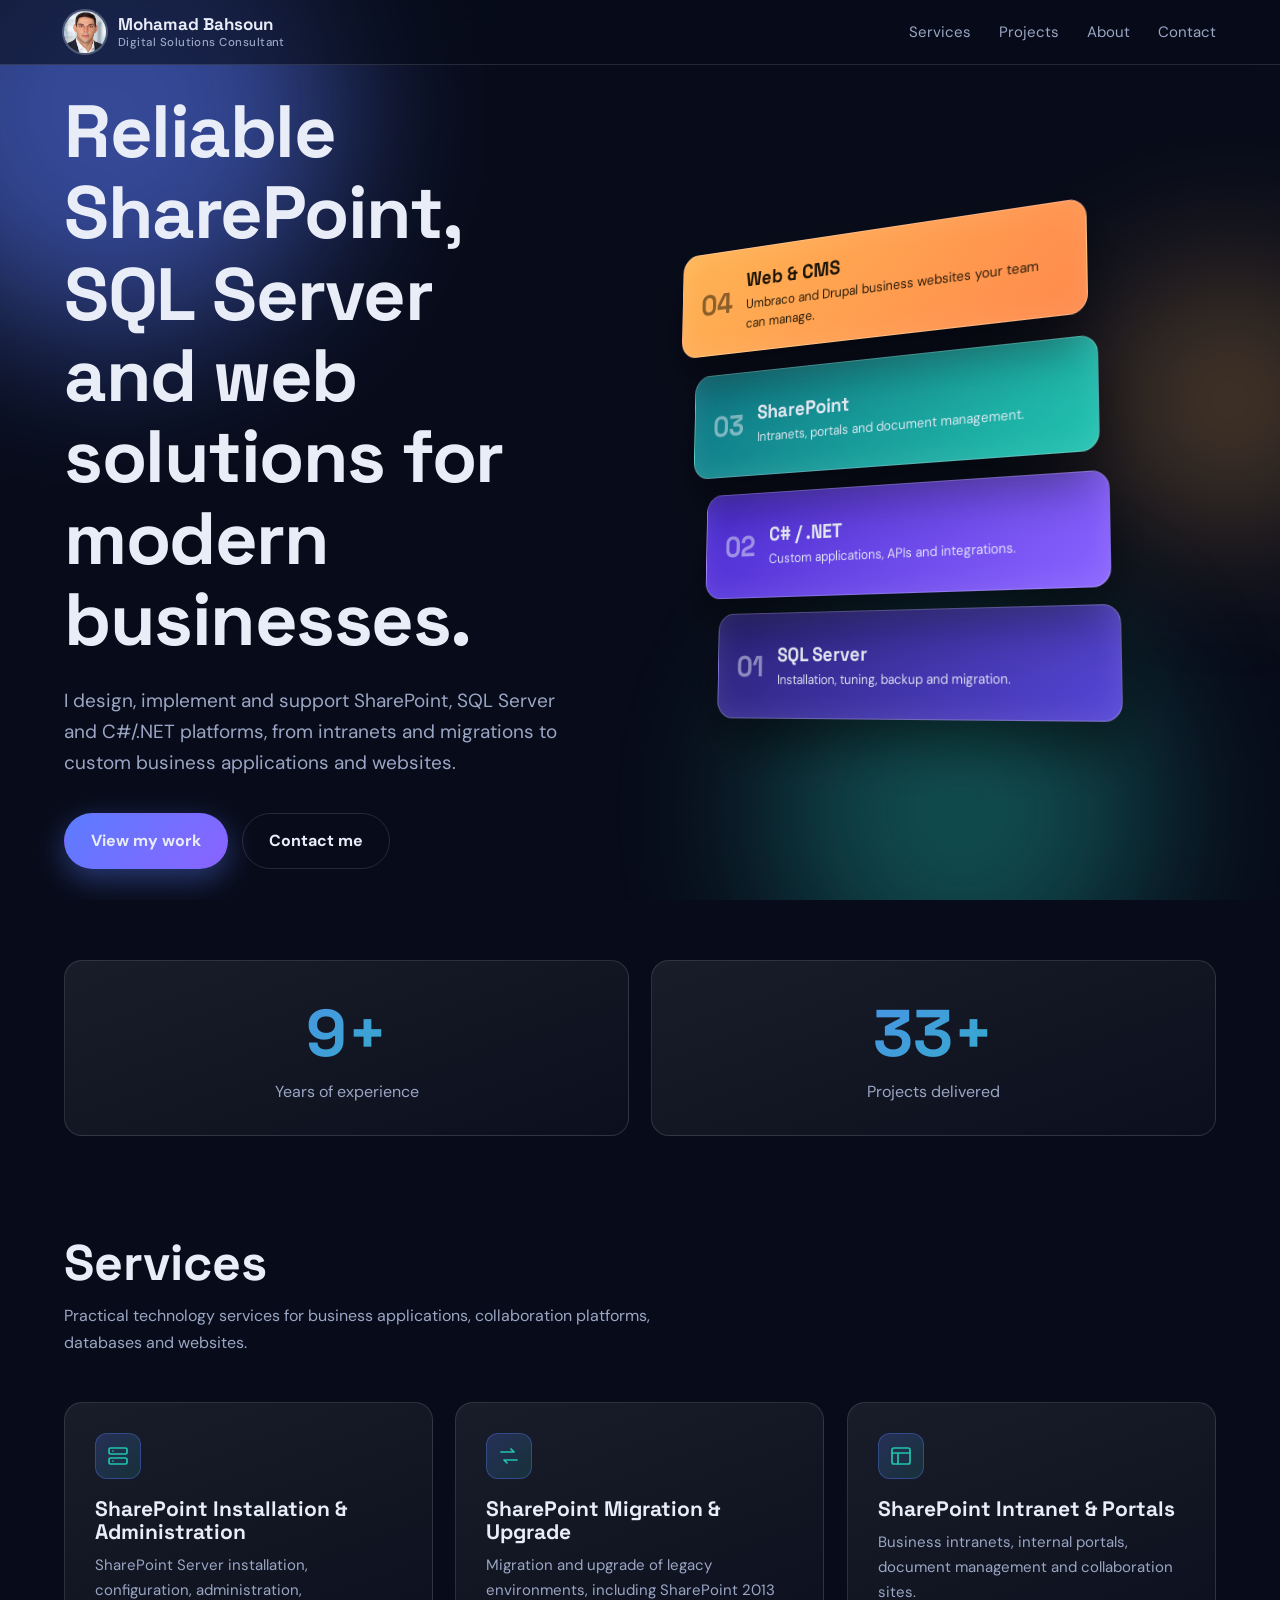
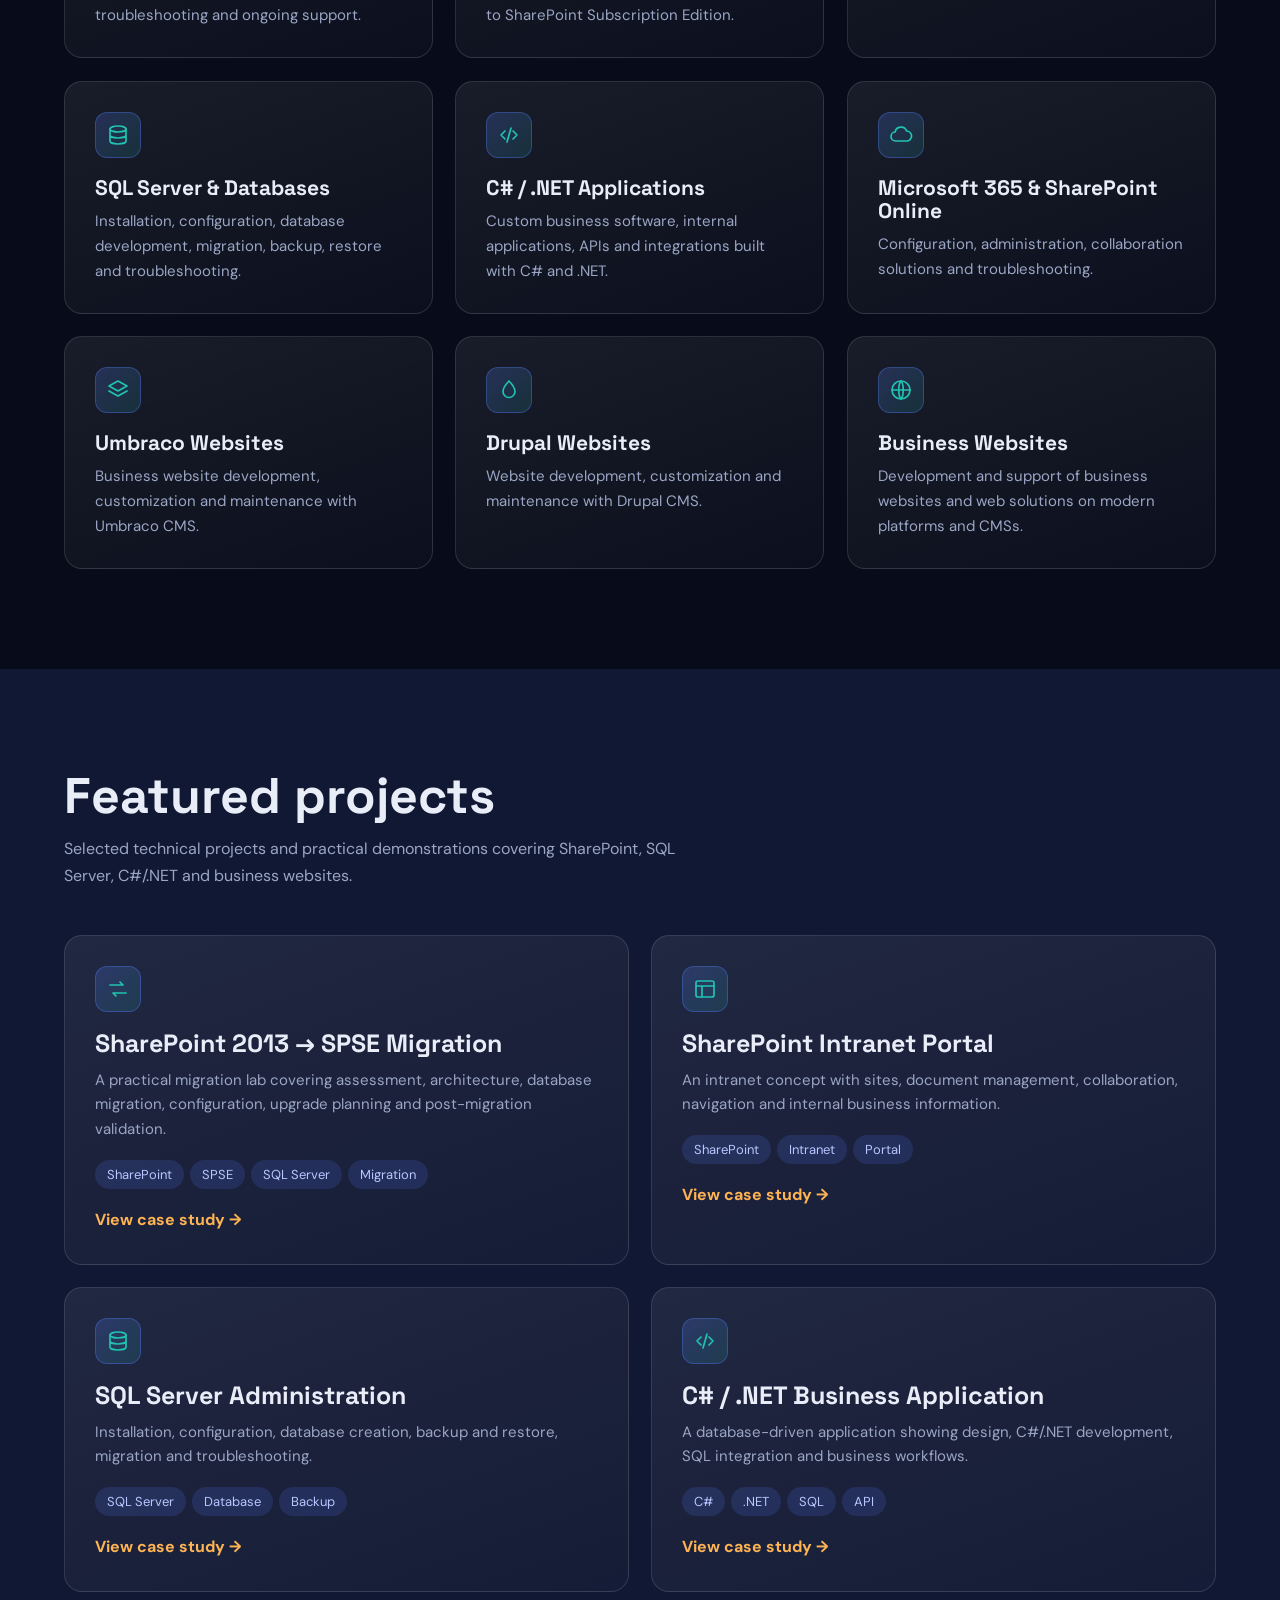
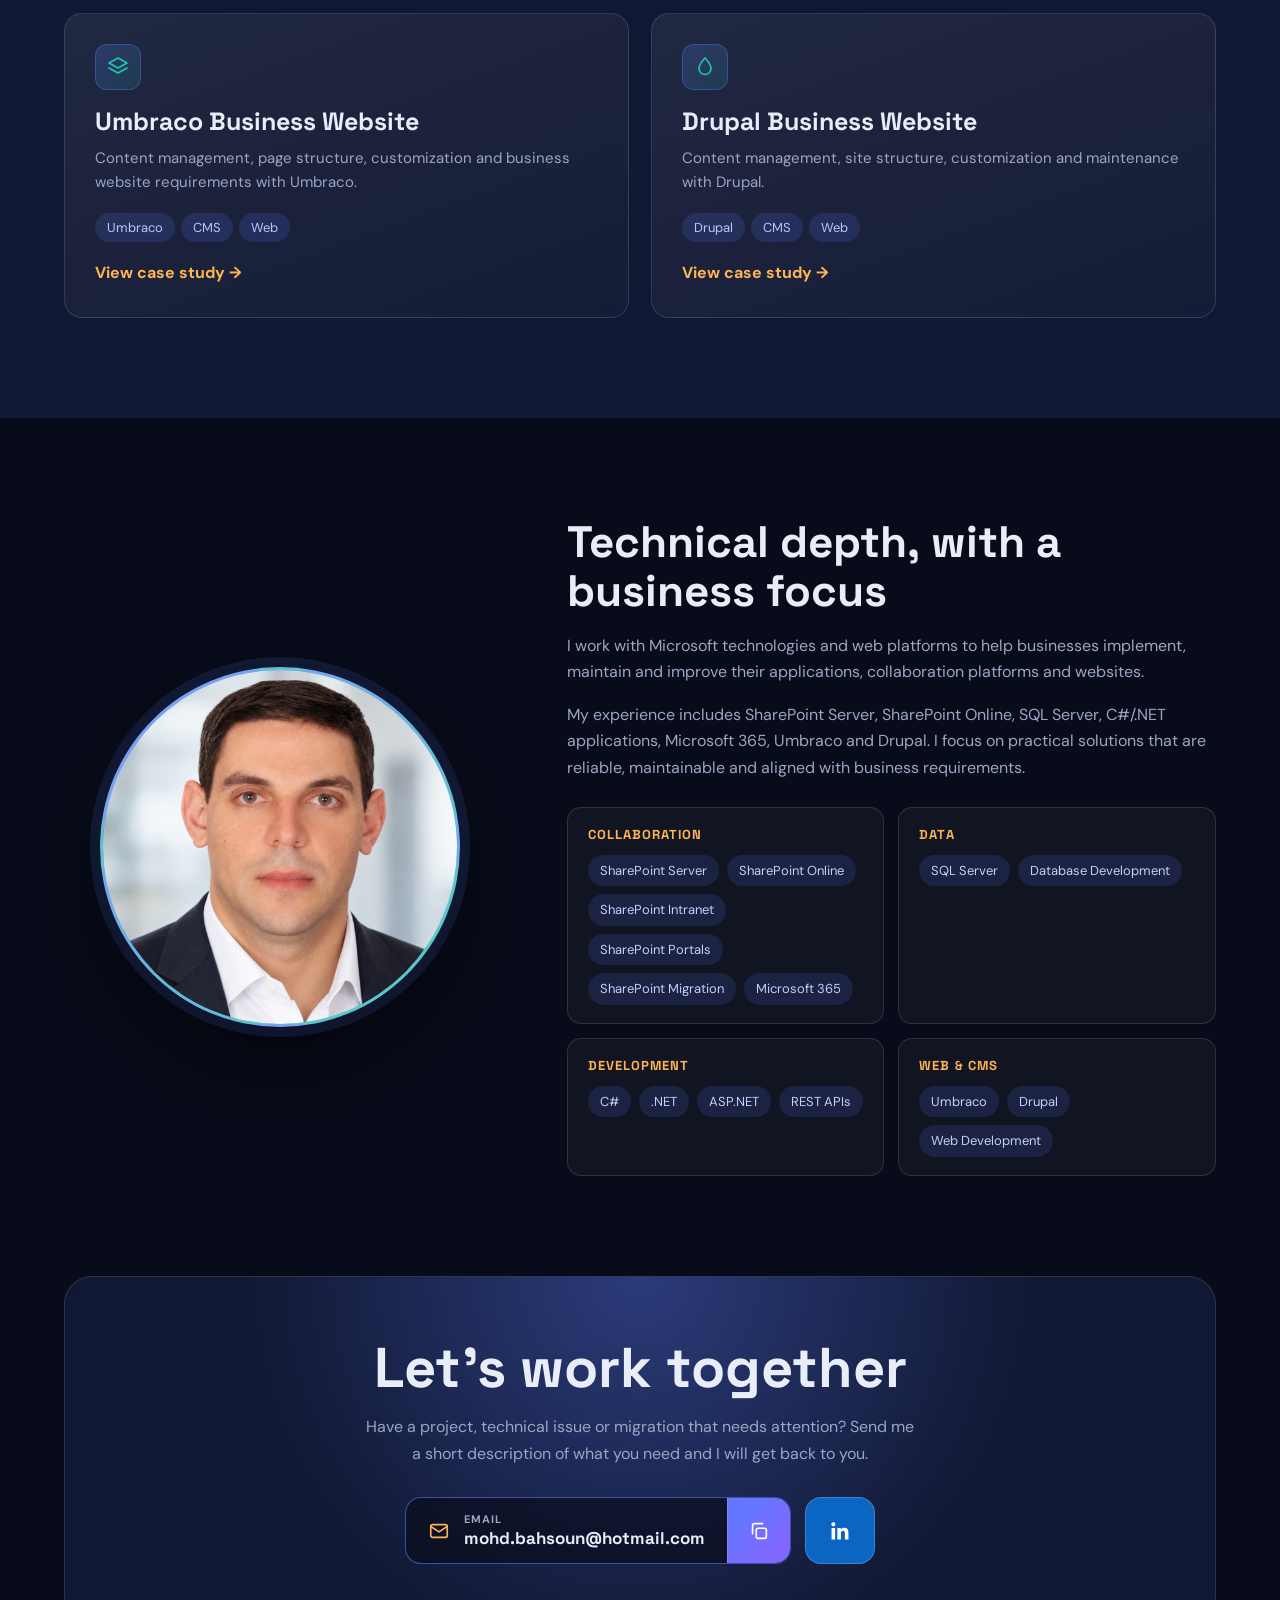
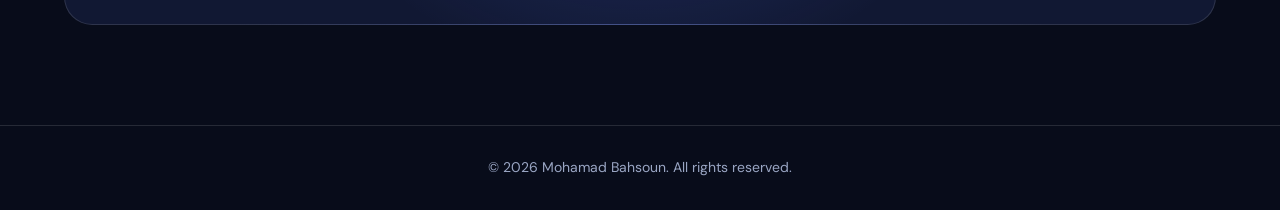
<file: index.html>
<!DOCTYPE html>
<html lang="en">
<head>
<meta charset="UTF-8">
<meta name="viewport" content="width=device-width, initial-scale=1.0">
<title>Mohamad Bahsoun | SharePoint & SQL Server Consultant | C#/.NET</title>
<meta name="description" content="Mohamad Bahsoun is a Digital Solutions Consultant specializing in SharePoint, SQL Server, C#/.NET, Microsoft 365, intranet portals, migrations and business websites.">
<link rel="canonical" href="https://mohamadbahsoun.github.io/">
<meta property="og:title" content="Mohamad Bahsoun | SharePoint & SQL Server Consultant">
<meta property="og:description" content="SharePoint, SQL Server, C#/.NET, Microsoft 365, intranet portals, migrations and business websites.">
<meta property="og:type" content="website">
<meta property="og:url" content="https://mohamadbahsoun.github.io">
<script type="application/ld+json">
{"@context":"https://schema.org","@type":"Person","name":"Mohamad Bahsoun","url":"https://mohamadbahsoun.github.io","email":"mailto:mohd.bahsoun@hotmail.com","jobTitle":"Digital Solutions Consultant","knowsAbout":["SharePoint","SharePoint Server","SharePoint Online","SQL Server","C#",".NET","Microsoft 365","Intranet Development","SharePoint Migration","Umbraco","Drupal","Web Development"]}
</script>
<link rel="preconnect" href="https://fonts.googleapis.com">
<link rel="preconnect" href="https://fonts.gstatic.com" crossorigin>
<link href="https://fonts.googleapis.com/css2?family=Space+Grotesk:wght@500;700&family=DM+Sans:wght@400;500;700&display=swap" rel="stylesheet">
<link rel="stylesheet" href="assets/css/home.min.css">
</head>
<body>

<nav><div class="wrap nav">
<a href="#home" class="logo" aria-label="Mohamad Bahsoun, Digital Solutions Consultant"><span class="av">MB<img src="assets/MB-Img.png" alt="" onload="this.parentNode.classList.add('ok')" onerror="this.remove()"></span><span><b>Mohamad Bahsoun</b><small>Digital Solutions Consultant</small></span></a>
<ul><li><a href="#services">Services</a></li><li><a href="#projects">Projects</a></li><li><a href="#about">About</a></li><li><a href="#contact">Contact</a></li></ul>
</div></nav>

<div class="pin" id="home"><header class="hero">
<div class="orb o1" data-speed="0.15"></div><div class="orb o2" data-speed="-0.1"></div><div class="orb o3" data-speed="0.25"></div>
<div class="wrap">
<div class="lead"><div class="copy">
<h1>Reliable SharePoint, SQL Server and web solutions for modern businesses.</h1>
<p>I design, implement and support SharePoint, SQL Server and C#/.NET platforms, from intranets and migrations to custom business applications and websites.</p>
<div class="btns"><a href="#projects" class="btn p mag">View my work</a><a href="#contact" class="btn s mag">Contact me</a></div>
</div>
</div>
<div class="scene" aria-hidden="true"><div class="stack-wrap"><div class="stack">
<div class="layer l3"><em>04</em><div><b>Web &amp; CMS</b><span class="d">Umbraco and Drupal business websites your team can manage.</span></div></div>
<div class="layer l2"><em>03</em><div><b>SharePoint</b><span class="d">Intranets, portals and document management.</span></div></div>
<div class="layer l1"><em>02</em><div><b>C# / .NET</b><span class="d">Custom applications, APIs and integrations.</span></div></div>
<div class="layer l0"><em>01</em><div><b>SQL Server</b><span class="d">Installation, tuning, backup and migration.</span></div></div>
</div></div></div>
</div>
</header></div>

<div class="wrap stats" id="stats" hidden></div>

<section id="services"><div class="wrap">
<div class="head rv"><h2>Services</h2><p>Practical technology services for business applications, collaboration platforms, databases and websites.</p></div>
<div class="grid g3" id="svc"></div>
</div></section>

<section id="projects" style="background:var(--panel)"><div class="wrap">
<div class="head rv"><h2>Featured projects</h2><p>Selected technical projects and practical demonstrations covering SharePoint, SQL Server, C#/.NET and business websites.</p></div>
<div class="grid g2" id="prj"></div>
</div></section>

<section id="about"><div class="wrap about">
<div class="photo rv"><div class="frame tilt">
<b>MB</b>
<img src="assets/MB-Img.png" alt="Mohamad Bahsoun, Digital Solutions Consultant" width="480" height="480" loading="lazy" onload="this.parentNode.classList.add('ok')" onerror="this.remove()">
</div></div>
<div class="rv">
<h2>Technical depth, with a business focus</h2>
<p>I work with Microsoft technologies and web platforms to help businesses implement, maintain and improve their applications, collaboration platforms and websites.</p>
<p>My experience includes SharePoint Server, SharePoint Online, SQL Server, C#/.NET applications, Microsoft 365, Umbraco and Drupal. I focus on practical solutions that are reliable, maintainable and aligned with business requirements.</p>
<div class="skills" id="sk"></div>
</div>
</div></section>

<section id="contact" style="padding-top:0"><div class="wrap">
<div class="cta">
<h2>Let's work together</h2>
<p>Have a project, technical issue or migration that needs attention? Send me a short description of what you need and I will get back to you.</p>
<div class="contact"><div class="mail"><a href="mailto:mohd.bahsoun@hotmail.com?subject=Project%20Inquiry"><svg viewBox="0 0 24 24" fill="none" stroke="currentColor" stroke-width="1.8" stroke-linecap="round" stroke-linejoin="round" aria-hidden="true"><rect x="3" y="5" width="18" height="14" rx="2"/><path d="m3 7 9 6 9-6"/></svg><div><small>Email</small><span>mohd.bahsoun@hotmail.com</span></div></a><button id="cp" type="button" aria-label="Copy email address" title="Copy email"><svg class="cp" viewBox="0 0 24 24" fill="none" stroke="currentColor" stroke-width="1.8" stroke-linecap="round" stroke-linejoin="round" aria-hidden="true"><rect x="9" y="9" width="11" height="11" rx="2"/><path d="M5 15V6a2 2 0 0 1 2-2h9"/></svg><svg class="ck" viewBox="0 0 24 24" fill="none" stroke="currentColor" stroke-width="2.4" stroke-linecap="round" stroke-linejoin="round" aria-hidden="true"><path d="m5 12.5 4.5 4.5L19 7"/></svg></button></div><a id="li" class="li" href="#" target="_blank" rel="noopener" aria-label="LinkedIn profile" title="LinkedIn" hidden><svg viewBox="0 0 24 24" fill="currentColor" aria-hidden="true"><path d="M20.45 20.45h-3.56v-5.57c0-1.33-.03-3.04-1.85-3.04-1.86 0-2.14 1.45-2.14 2.94v5.67H9.35V9h3.41v1.56h.05c.48-.9 1.64-1.85 3.37-1.85 3.6 0 4.27 2.37 4.27 5.46v6.28zM5.34 7.43a2.06 2.06 0 1 1 0-4.12 2.06 2.06 0 0 1 0 4.12zM7.12 20.45H3.56V9h3.56v11.45z"/></svg></a></div>
</div>
</div></section>

<footer>© 2026 Mohamad Bahsoun. All rights reserved.</footer>

<script>
const LINKEDIN="https://www.linkedin.com/in/mohamad-bahsoun-79140264";            // e.g. "https://www.linkedin.com/in/your-name"
const STATS=[[10,"+","Years of experience"],[35,"+","Projects delivered"]];               // e.g. [[10,"+","Years of experience"],[50,"+","Projects delivered"]]
</script>
<script src="assets/js/home.min.js" defer></script>
</body>
</html>
</file>
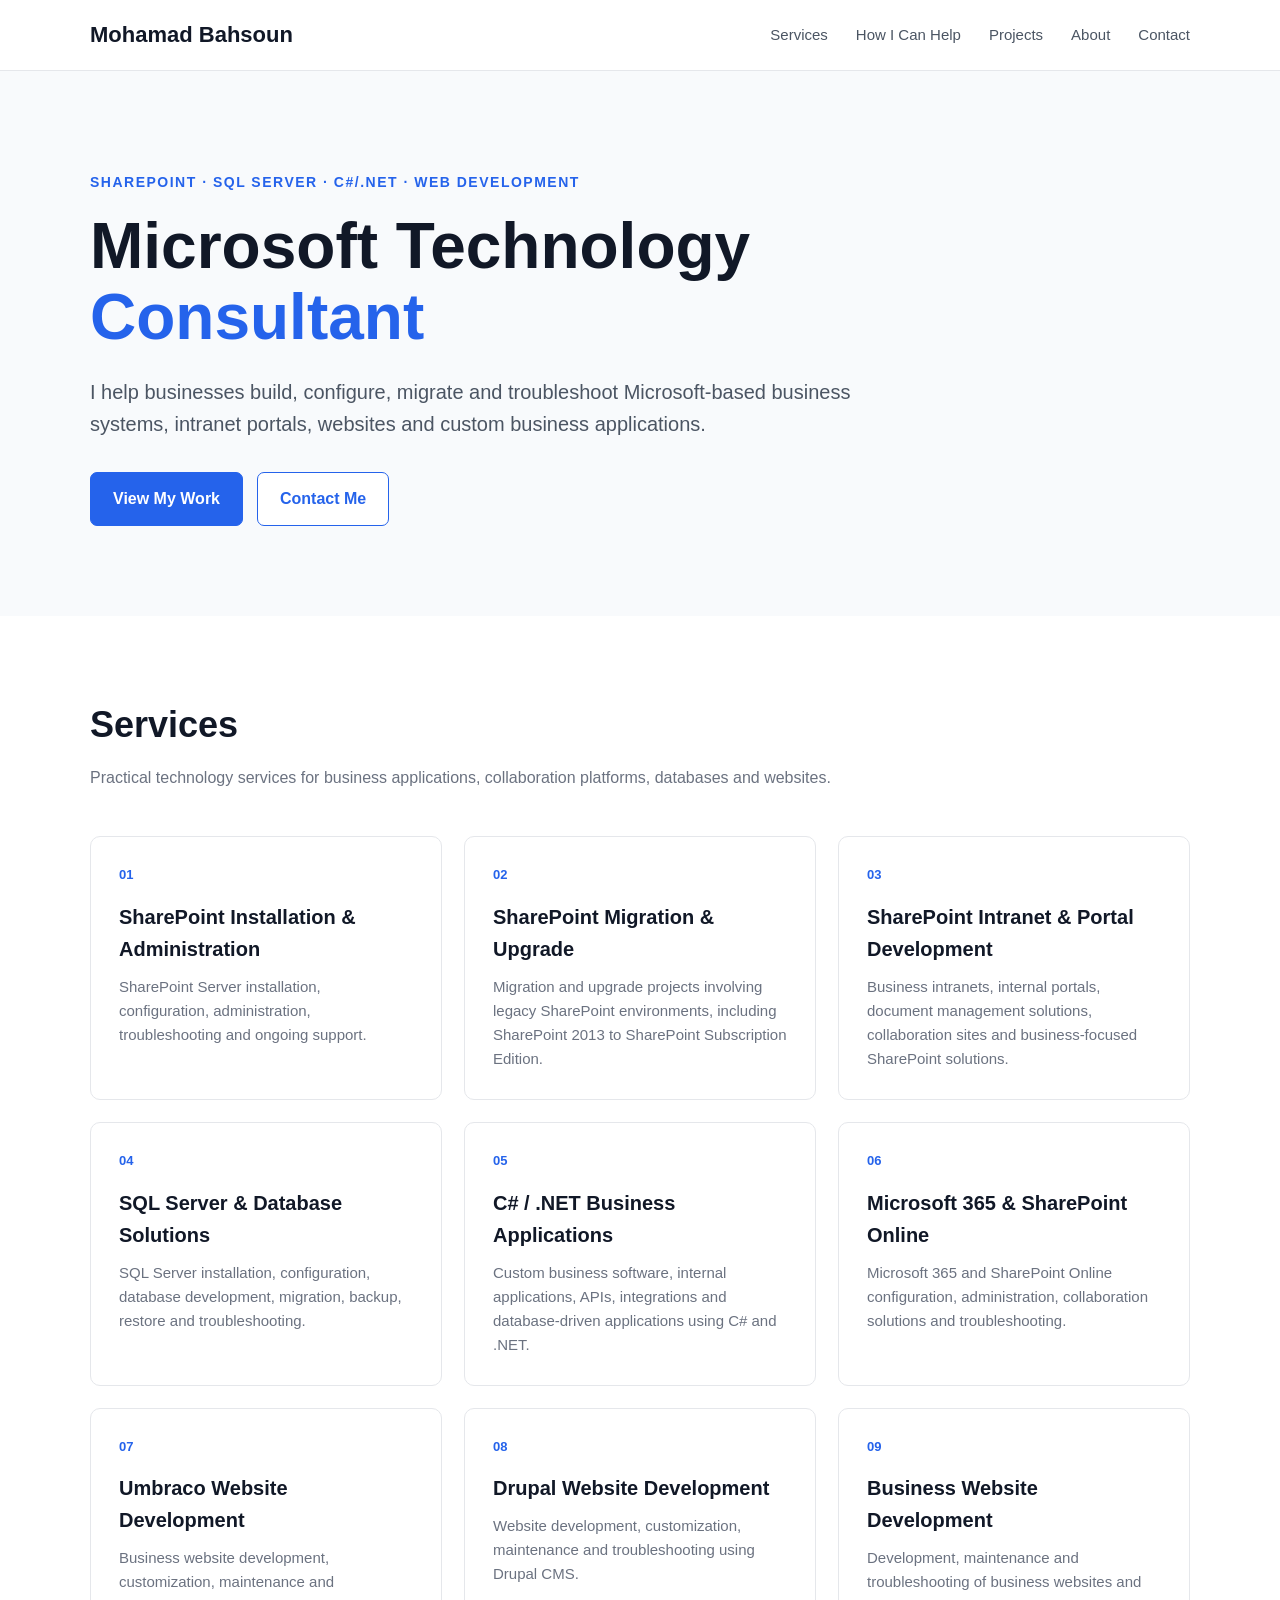
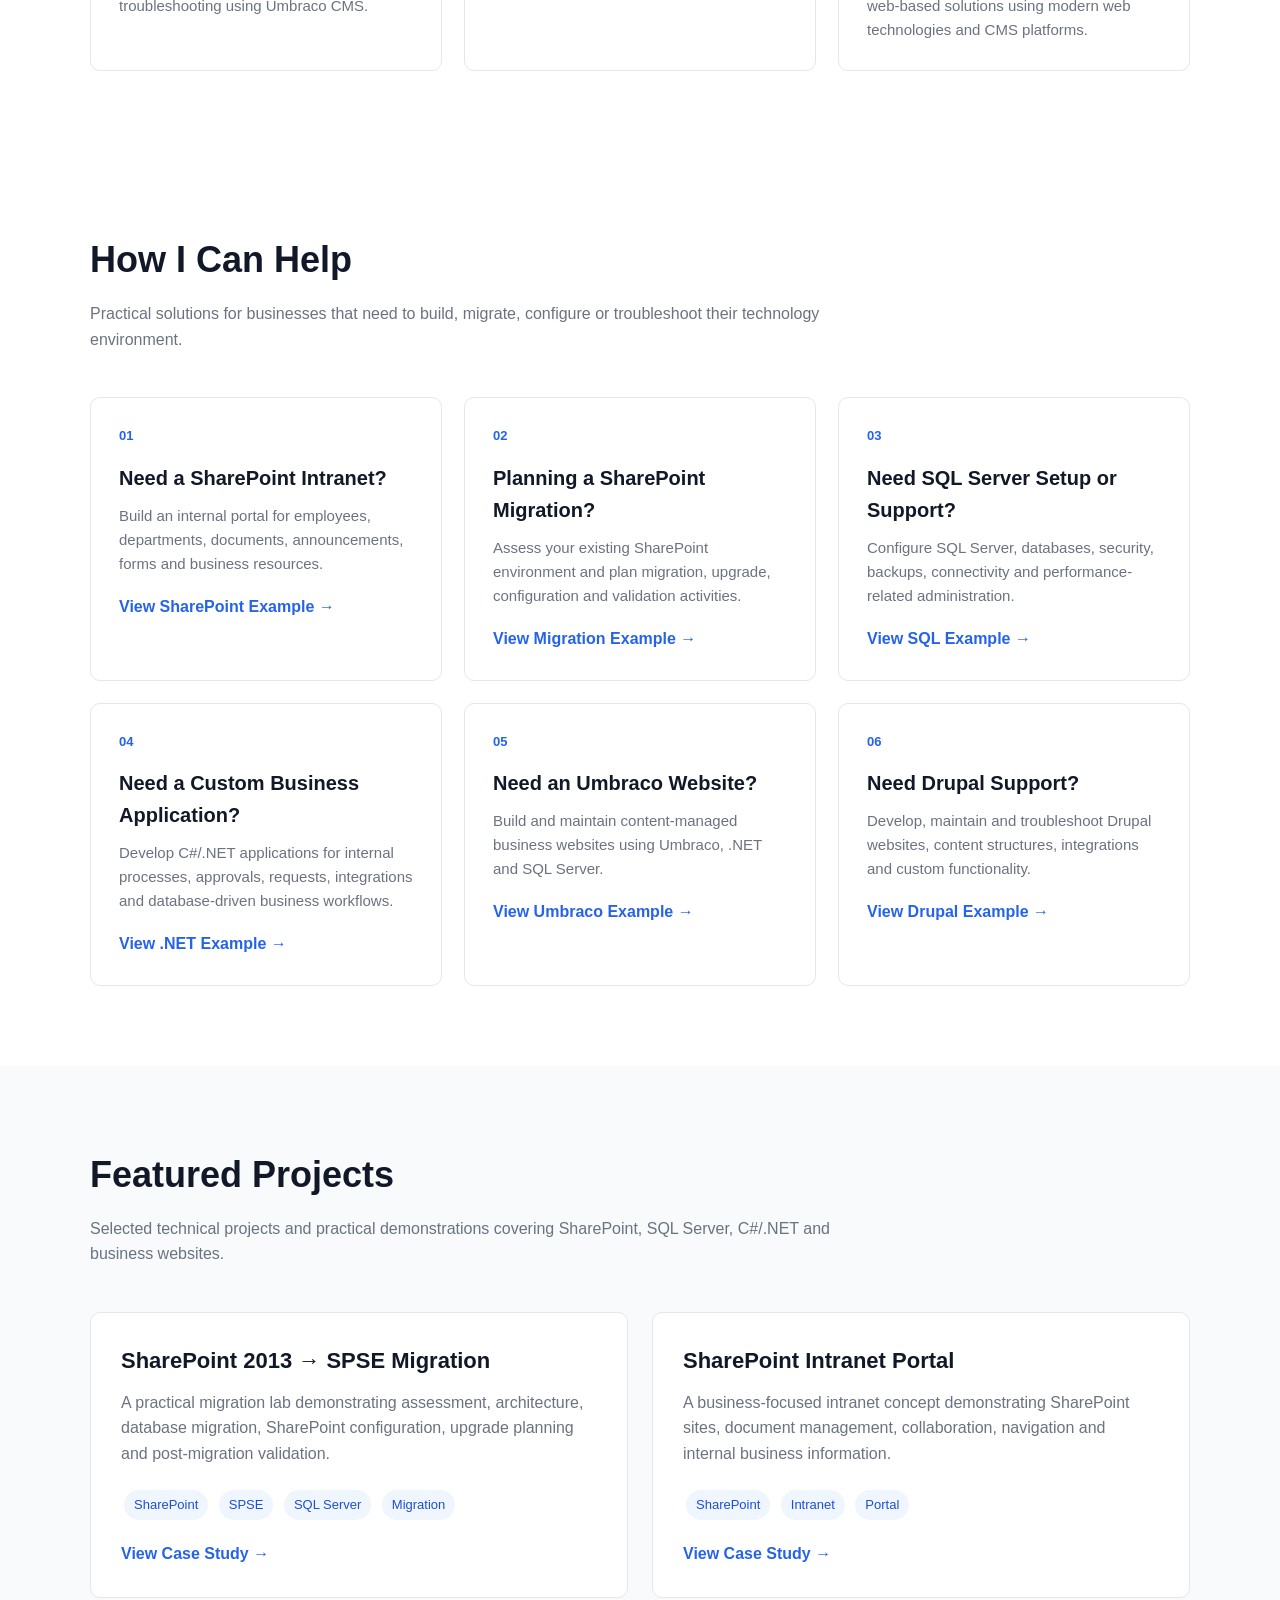
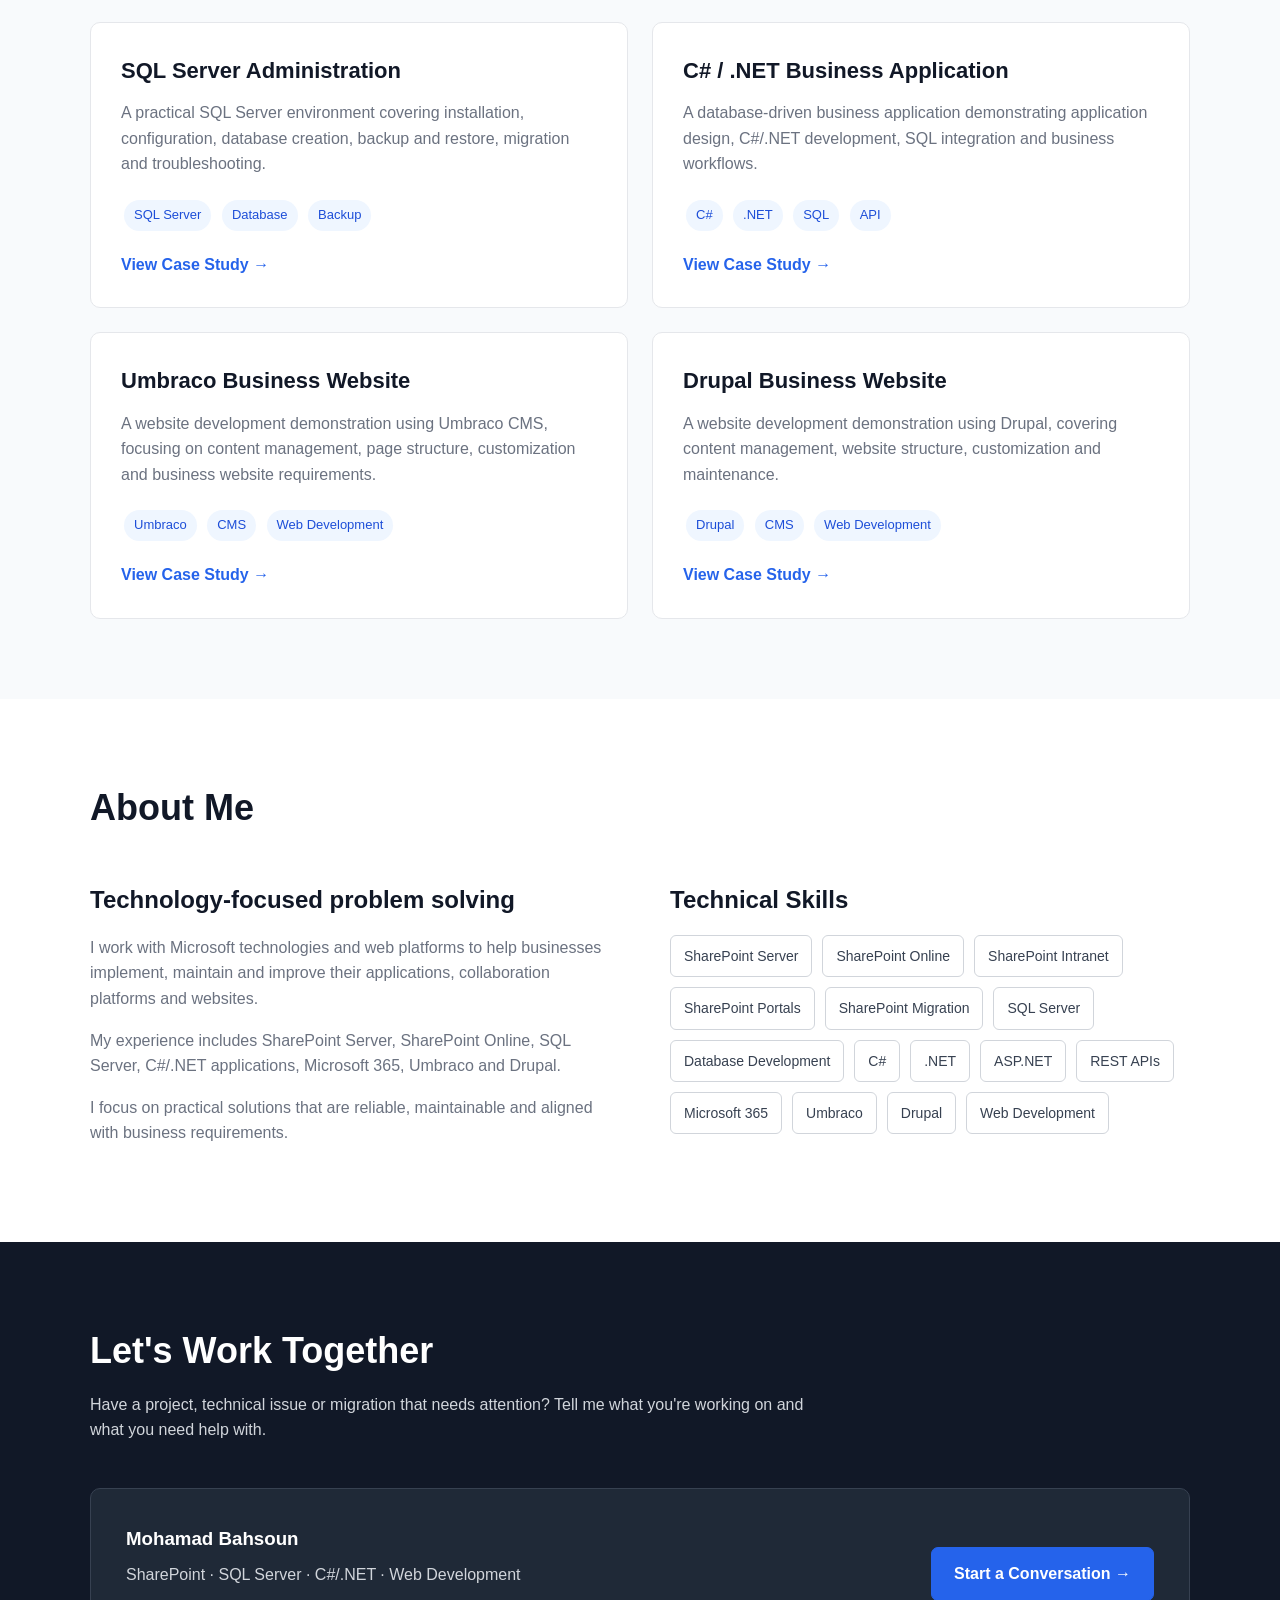
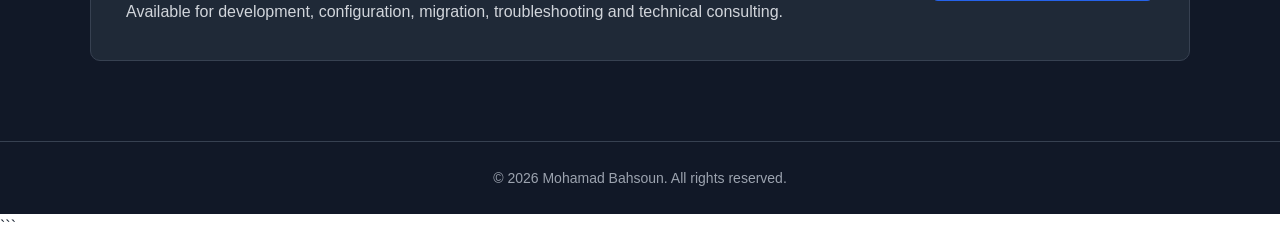
<file: intex-temp.html>
<!DOCTYPE html>
<html lang="en">
<head>

    <meta charset="UTF-8">

    <meta name="viewport" content="width=device-width, initial-scale=1.0">

    <title>
        Mohamad Bahsoun | SharePoint & SQL Server Consultant | C#/.NET
    </title>

    <meta name="description" content="Mohamad Bahsoun is a Microsoft technology consultant specializing in SharePoint, SQL Server, C#/.NET, Microsoft 365, intranet portals, migrations and business websites.">

    <link rel="canonical" href="https://mohamadbahsoun.github.io/">

    <!-- Open Graph -->

    <meta property="og:title" content="Mohamad Bahsoun | SharePoint & SQL Server Consultant">

    <meta property="og:description" content="SharePoint, SQL Server, C#/.NET, Microsoft 365, intranet portals, migrations and business websites.">

    <meta property="og:type" content="website">

    <meta property="og:url" content="https://mohamadbahsoun.github.io">

    <!-- Structured Data -->

    <script type="application/ld+json">
    {
      "@context": "https://schema.org",
      "@type": "Person",
      "name": "Mohamad Bahsoun",
      "url": "https://mohamadbahsoun.github.io",
      "email": "mailto:mohd.bahsoun@hotmail.com",
      "jobTitle": "Microsoft Technology Consultant",
      "knowsAbout": [
        "SharePoint",
        "SharePoint Server",
        "SharePoint Online",
        "SQL Server",
        "C#",
        ".NET",
        "Microsoft 365",
        "Intranet Development",
        "SharePoint Migration",
        "Umbraco",
        "Drupal",
        "Web Development"
      ]
    }
    </script>
    <!-- Google tag (gtag.js) -->
<script async src="https://www.googletagmanager.com/gtag/js?id=G-8JBMQBZ3VV"></script>
<script>
  window.dataLayer = window.dataLayer || [];
  function gtag(){dataLayer.push(arguments);}
  gtag('js', new Date());

  gtag('config', 'G-8JBMQBZ3VV');
</script>
    <style>
        * {
            box-sizing: border-box;
            margin: 0;
            padding: 0;
        }

        html {
            scroll-behavior: smooth;
        }

        body {
            font-family: Arial, Helvetica, sans-serif;
            line-height: 1.6;
            color: #1f2937;
            background: #ffffff;
        }

        a {
            text-decoration: none;
            color: inherit;
        }

        .container {
            width: 90%;
            max-width: 1100px;
            margin: auto;
        }

        /* Navigation */

        nav {
            border-bottom: 1px solid #e5e7eb;
            background: #ffffff;
            position: sticky;
            top: 0;
            z-index: 1000;
        }

        .nav-container {
            min-height: 70px;
            display: flex;
            align-items: center;
            justify-content: space-between;
        }

        .logo {
            font-size: 22px;
            font-weight: 700;
            color: #111827;
        }

        .nav-links {
            display: flex;
            gap: 28px;
            list-style: none;
        }

        .nav-links a {
            color: #4b5563;
            font-size: 15px;
        }

        .nav-links a:hover {
            color: #2563eb;
        }

        /* Hero */

        .hero {
            padding: 100px 0 90px;
            background: #f8fafc;
        }

        .hero-content {
            max-width: 900px;
        }

        .eyebrow {
            font-size: 14px;
            font-weight: 700;
            text-transform: uppercase;
            letter-spacing: 1.5px;
            color: #2563eb;
            margin-bottom: 18px;
        }

        .hero h1 {
            font-size: clamp(40px, 6vw, 64px);
            line-height: 1.1;
            color: #111827;
            margin-bottom: 24px;
        }

        .hero h1 span {
            color: #2563eb;
        }

        .hero p {
            font-size: 20px;
            color: #4b5563;
            max-width: 800px;
            margin-bottom: 32px;
        }

        .buttons {
            display: flex;
            gap: 14px;
            flex-wrap: wrap;
        }

        .button {
            display: inline-block;
            padding: 13px 22px;
            border-radius: 7px;
            font-weight: 600;
            border: 1px solid #2563eb;
        }

        .button-primary {
            background: #2563eb;
            color: white;
        }

        .button-primary:hover {
            background: #1d4ed8;
        }

        .button-secondary {
            color: #2563eb;
            background: white;
        }

        .button-secondary:hover {
            background: #eff6ff;
        }

        /* Sections */

        section {
            padding: 80px 0;
        }

        .section-header {
            margin-bottom: 45px;
        }

        .section-header h2 {
            font-size: 36px;
            color: #111827;
            margin-bottom: 12px;
        }

        .section-header p {
            color: #6b7280;
            max-width: 750px;
        }

        /* Services */

        .services {
            background: white;
        }

        .service-grid {
            display: grid;
            grid-template-columns: repeat(3, 1fr);
            gap: 22px;
        }

        .service-card {
            border: 1px solid #e5e7eb;
            border-radius: 10px;
            padding: 28px;
            background: white;
            transition: transform 0.2s, box-shadow 0.2s;
        }

        .service-card:hover {
            transform: translateY(-4px);
            box-shadow: 0 10px 30px rgba(0,0,0,0.07);
        }

        .service-number {
            font-size: 13px;
            font-weight: 700;
            color: #2563eb;
            margin-bottom: 15px;
        }

        .service-card h3 {
            font-size: 20px;
            color: #111827;
            margin-bottom: 10px;
        }

        .service-card p {
            color: #6b7280;
            font-size: 15px;
        }

        /* Projects */

        .projects {
            background: #f8fafc;
        }

        .project-grid {
            display: grid;
            grid-template-columns: repeat(2, 1fr);
            gap: 24px;
        }

        .project-card {
            background: white;
            border: 1px solid #e5e7eb;
            border-radius: 10px;
            padding: 30px;
        }

        .project-card h3 {
            font-size: 22px;
            color: #111827;
            margin-bottom: 12px;
        }

        .project-card p {
            color: #6b7280;
            margin-bottom: 20px;
        }

        .tag {
            display: inline-block;
            padding: 5px 10px;
            margin: 3px;
            border-radius: 20px;
            background: #eff6ff;
            color: #1d4ed8;
            font-size: 13px;
        }

        .project-link {
            display: inline-block;
            margin-top: 18px;
            color: #2563eb;
            font-weight: 600;
        }

        .project-link:hover {
            text-decoration: underline;
        }

        /* About */

        .about-content {
            display: grid;
            grid-template-columns: 1fr 1fr;
            gap: 60px;
            align-items: start;
        }

        .about-content h3 {
            font-size: 24px;
            color: #111827;
            margin-bottom: 15px;
        }

        .about-content p {
            color: #6b7280;
            margin-bottom: 16px;
        }

        .skills {
            display: flex;
            flex-wrap: wrap;
            gap: 10px;
        }

        .skill {
            padding: 9px 13px;
            border: 1px solid #d1d5db;
            border-radius: 6px;
            font-size: 14px;
            color: #374151;
        }

        /* Contact */

        .contact {
            background: #111827;
            color: white;
        }

        .contact .section-header h2 {
            color: white;
        }

        .contact .section-header p {
            color: #d1d5db;
        }

        .contact-box {
            display: flex;
            justify-content: space-between;
            align-items: center;
            gap: 30px;
            padding: 35px;
            border: 1px solid #374151;
            border-radius: 10px;
            background: #1f2937;
        }

        .contact-box h3 {
            margin-bottom: 8px;
        }

        .contact-box p {
            color: #d1d5db;
        }

        .email {
            color: #93c5fd;
            font-weight: 600;
            word-break: break-word;
        }

        /* Footer */

        footer {
            background: #111827;
            border-top: 1px solid #374151;
            color: #9ca3af;
            padding: 25px 0;
            text-align: center;
            font-size: 14px;
        }

        /* Mobile */

        @media (max-width: 800px) {

            .nav-container {
                flex-direction: column;
                padding: 18px 0;
                gap: 12px;
            }

            .nav-links {
                gap: 15px;
                flex-wrap: wrap;
                justify-content: center;
            }

            .hero {
                padding: 70px 0;
            }

            .service-grid {
                grid-template-columns: 1fr;
            }

            .project-grid {
                grid-template-columns: 1fr;
            }

            .about-content {
                grid-template-columns: 1fr;
                gap: 35px;
            }

            .contact-box {
                flex-direction: column;
                align-items: flex-start;
            }
        }
    </style>
</head>

<body>

<!-- Navigation -->

<nav>
    <div class="container nav-container">

        <a href="#home" class="logo">
            Mohamad Bahsoun
        </a>

        <ul class="nav-links">
    <li><a href="#services">Services</a></li>
    <li><a href="#help">How I Can Help</a></li>
    <li><a href="#projects">Projects</a></li>
    <li><a href="#about">About</a></li>
    <li><a href="#contact">Contact</a></li>
</ul>
    </div>
</nav>


<!-- Hero -->

<section class="hero" id="home">

    <div class="container">

        <div class="hero-content">

            <div class="eyebrow">
                SharePoint · SQL Server · C#/.NET · Web Development
            </div>

            <h1>
                Microsoft Technology
                <span>Consultant</span>
            </h1>

            <p>
                I help businesses build, configure, migrate and troubleshoot
                Microsoft-based business systems, intranet portals, websites
                and custom business applications.
            </p>

            <div class="buttons">

                <a href="#projects" class="button button-primary">
                    View My Work
                </a>

                <a href="#contact" class="button button-secondary">
                    Contact Me
                </a>

            </div>

        </div>

    </div>

</section>


<!-- Services -->

<section class="services" id="services">

    <div class="container">

        <div class="section-header">

            <h2>Services</h2>

            <p>
                Practical technology services for business applications,
                collaboration platforms, databases and websites.
            </p>

        </div>


        <div class="service-grid">

            <div class="service-card">

                <div class="service-number">01</div>

                <h3>SharePoint Installation & Administration</h3>

                <p>
                    SharePoint Server installation, configuration,
                    administration, troubleshooting and ongoing support.
                </p>

            </div>


            <div class="service-card">

                <div class="service-number">02</div>

                <h3>SharePoint Migration & Upgrade</h3>

                <p>
                    Migration and upgrade projects involving legacy
                    SharePoint environments, including SharePoint 2013
                    to SharePoint Subscription Edition.
                </p>

            </div>


            <div class="service-card">

                <div class="service-number">03</div>

                <h3>SharePoint Intranet & Portal Development</h3>

                <p>
                    Business intranets, internal portals, document
                    management solutions, collaboration sites and
                    business-focused SharePoint solutions.
                </p>

            </div>


            <div class="service-card">

                <div class="service-number">04</div>

                <h3>SQL Server & Database Solutions</h3>

                <p>
                    SQL Server installation, configuration, database
                    development, migration, backup, restore and
                    troubleshooting.
                </p>

            </div>


            <div class="service-card">

                <div class="service-number">05</div>

                <h3>C# / .NET Business Applications</h3>

                <p>
                    Custom business software, internal applications,
                    APIs, integrations and database-driven applications
                    using C# and .NET.
                </p>

            </div>


            <div class="service-card">

                <div class="service-number">06</div>

                <h3>Microsoft 365 & SharePoint Online</h3>

                <p>
                    Microsoft 365 and SharePoint Online configuration,
                    administration, collaboration solutions and
                    troubleshooting.
                </p>

            </div>


            <div class="service-card">

                <div class="service-number">07</div>

                <h3>Umbraco Website Development</h3>

                <p>
                    Business website development, customization,
                    maintenance and troubleshooting using Umbraco CMS.
                </p>

            </div>


            <div class="service-card">

                <div class="service-number">08</div>

                <h3>Drupal Website Development</h3>

                <p>
                    Website development, customization, maintenance
                    and troubleshooting using Drupal CMS.
                </p>

            </div>


            <div class="service-card">

                <div class="service-number">09</div>

                <h3>Business Website Development</h3>

                <p>
                    Development, maintenance and troubleshooting of
                    business websites and web-based solutions using
                    modern web technologies and CMS platforms.
                </p>

            </div>

        </div>

    </div>

</section>
 <!-- How I Can Help -->

<section id="help" class="section">

    <div class="container">

        <div class="section-header">

            <h2>How I Can Help</h2>

            <p>
                Practical solutions for businesses that need to build,
                migrate, configure or troubleshoot their technology
                environment.
            </p>

        </div>


        <div class="service-grid">

            <div class="service-card">

                <div class="service-number">01</div>

                <h3>Need a SharePoint Intranet?</h3>

                <p>
                    Build an internal portal for employees, departments,
                    documents, announcements, forms and business resources.
                </p>

                <a href="projects/sharepoint-intranet.html"
                   class="project-link">
                    View SharePoint Example →
                </a>

            </div>


            <div class="service-card">

                <div class="service-number">02</div>

                <h3>Planning a SharePoint Migration?</h3>

                <p>
                    Assess your existing SharePoint environment and plan
                    migration, upgrade, configuration and validation activities.
                </p>

                <a href="projects/sharepoint-migration.html"
                   class="project-link">
                    View Migration Example →
                </a>

            </div>


            <div class="service-card">

                <div class="service-number">03</div>

                <h3>Need SQL Server Setup or Support?</h3>

                <p>
                    Configure SQL Server, databases, security, backups,
                    connectivity and performance-related administration.
                </p>

                <a href="projects/sql-server.html"
                   class="project-link">
                    View SQL Example →
                </a>

            </div>


            <div class="service-card">

                <div class="service-number">04</div>

                <h3>Need a Custom Business Application?</h3>

                <p>
                    Develop C#/.NET applications for internal processes,
                    approvals, requests, integrations and database-driven
                    business workflows.
                </p>

                <a href="projects/dotnet-business-application.html"
                   class="project-link">
                    View .NET Example →
                </a>

            </div>


            <div class="service-card">

                <div class="service-number">05</div>

                <h3>Need an Umbraco Website?</h3>

                <p>
                    Build and maintain content-managed business websites
                    using Umbraco, .NET and SQL Server.
                </p>

                <a href="projects/umbraco-business-website.html"
                   class="project-link">
                    View Umbraco Example →
                </a>

            </div>


            <div class="service-card">

                <div class="service-number">06</div>

                <h3>Need Drupal Support?</h3>

                <p>
                    Develop, maintain and troubleshoot Drupal websites,
                    content structures, integrations and custom functionality.
                </p>

                <a href="projects/drupal-business-website.html"
                   class="project-link">
                    View Drupal Example →
                </a>

            </div>

        </div>

    </div>

</section>

<!-- Projects -->

<section class="projects" id="projects">

    <div class="container">

        <div class="section-header">

            <h2>Featured Projects</h2>

           <p>
    Selected technical projects and practical demonstrations covering
    SharePoint, SQL Server, C#/.NET and business websites.
</p>

        </div>


        <div class="project-grid">

            <div class="project-card">

                <h3>
                    SharePoint 2013 → SPSE Migration
                </h3>

                <p>
                    A practical migration lab demonstrating assessment,
                    architecture, database migration, SharePoint configuration,
                    upgrade planning and post-migration validation.
                </p>

                <span class="tag">SharePoint</span>
                <span class="tag">SPSE</span>
                <span class="tag">SQL Server</span>
                <span class="tag">Migration</span>

                <br>

                <a href="projects/sharepoint-migration.html" class="project-link">View Case Study →</a>

            </div>


            <div class="project-card">

                <h3>
                    SharePoint Intranet Portal
                </h3>

                <p>
                    A business-focused intranet concept demonstrating
                    SharePoint sites, document management, collaboration,
                    navigation and internal business information.
                </p>

                <span class="tag">SharePoint</span>
                <span class="tag">Intranet</span>
                <span class="tag">Portal</span>

                <br>

                <a href="projects/sharepoint-intranet.html" class="project-link">
                  View Case Study →
                </a>

            </div>


            <div class="project-card">

                <h3>
                    SQL Server Administration
                </h3>

                <p>
                    A practical SQL Server environment covering installation,
                    configuration, database creation, backup and restore,
                    migration and troubleshooting.
                </p>

                <span class="tag">SQL Server</span>
                <span class="tag">Database</span>
                <span class="tag">Backup</span>

                <br>

               <a href="projects/sql-server.html" class="project-link">View Case Study →</a>

            </div>


            <div class="project-card">

                <h3>
                    C# / .NET Business Application
                </h3>

                <p>
                    A database-driven business application demonstrating
                    application design, C#/.NET development, SQL integration
                    and business workflows.
                </p>

                <span class="tag">C#</span>
                <span class="tag">.NET</span>
                <span class="tag">SQL</span>
                <span class="tag">API</span>

                <br>

               <a href="projects/dotnet-business-application.html" class="project-link">View Case Study →</a>

            </div>


            <div class="project-card">

                <h3>
                    Umbraco Business Website
                </h3>

                <p>
                    A website development demonstration using Umbraco CMS,
                    focusing on content management, page structure,
                    customization and business website requirements.
                </p>

                <span class="tag">Umbraco</span>
                <span class="tag">CMS</span>
                <span class="tag">Web Development</span>

                <br>
<a href="projects/umbraco-business-website.html" class="project-link">View Case Study →</a>
            </div>


            <div class="project-card">

                <h3>
                    Drupal Business Website
                </h3>

                <p>
                    A website development demonstration using Drupal,
                    covering content management, website structure,
                    customization and maintenance.
                </p>

                <span class="tag">Drupal</span>
                <span class="tag">CMS</span>
                <span class="tag">Web Development</span>

                <br>
<a href="projects/drupal-business-website.html" class="project-link">View Case Study →</a>
            </div>

        </div>

    </div>

</section>


<!-- About -->

<section id="about">

    <div class="container">

        <div class="section-header">

            <h2>About Me</h2>

        </div>


        <div class="about-content">

            <div>

                <h3>Technology-focused problem solving</h3>

                <p>
                    I work with Microsoft technologies and web platforms
                    to help businesses implement, maintain and improve
                    their applications, collaboration platforms and websites.
                </p>

                <p>
                    My experience includes SharePoint Server, SharePoint
                    Online, SQL Server, C#/.NET applications, Microsoft 365,
                    Umbraco and Drupal.
                </p>

                <p>
                    I focus on practical solutions that are reliable,
                    maintainable and aligned with business requirements.
                </p>

            </div>


            <div>

                <h3>Technical Skills</h3>

                <div class="skills">

                    <span class="skill">SharePoint Server</span>
                    <span class="skill">SharePoint Online</span>
                    <span class="skill">SharePoint Intranet</span>
                    <span class="skill">SharePoint Portals</span>
                    <span class="skill">SharePoint Migration</span>
                    <span class="skill">SQL Server</span>
                    <span class="skill">Database Development</span>
                    <span class="skill">C#</span>
                    <span class="skill">.NET</span>
                    <span class="skill">ASP.NET</span>
                    <span class="skill">REST APIs</span>
                    <span class="skill">Microsoft 365</span>
                    <span class="skill">Umbraco</span>
                    <span class="skill">Drupal</span>
                    <span class="skill">Web Development</span>

                </div>

            </div>

        </div>

    </div>

</section>


<!-- Contact -->

<section class="contact" id="contact">

    <div class="container">

        <div class="section-header">

            <h2>Let's Work Together</h2>

            <p>
                Have a project, technical issue or migration that needs
                attention? Tell me what you're working on and what you need help with.
            </p>

        </div>


        <div class="contact-box">

            <div>

                <h3>Mohamad Bahsoun</h3>

                <p>
                    SharePoint · SQL Server · C#/.NET · Web Development
                </p>

                <p style="margin-top: 12px;">
                    Available for development, configuration, migration,
                    troubleshooting and technical consulting.
                </p>

            </div>


            <a
                class="button button-primary"
                href="mailto:mohd.bahsoun@hotmail.com?subject=Project%20Inquiry">
                Start a Conversation →
            </a>

        </div>

    </div>

</section>


<!-- Footer -->

<footer>

    <div class="container">

        © 2026 Mohamad Bahsoun. All rights reserved.

    </div>

</footer>


</body>
</html>
```
</file>
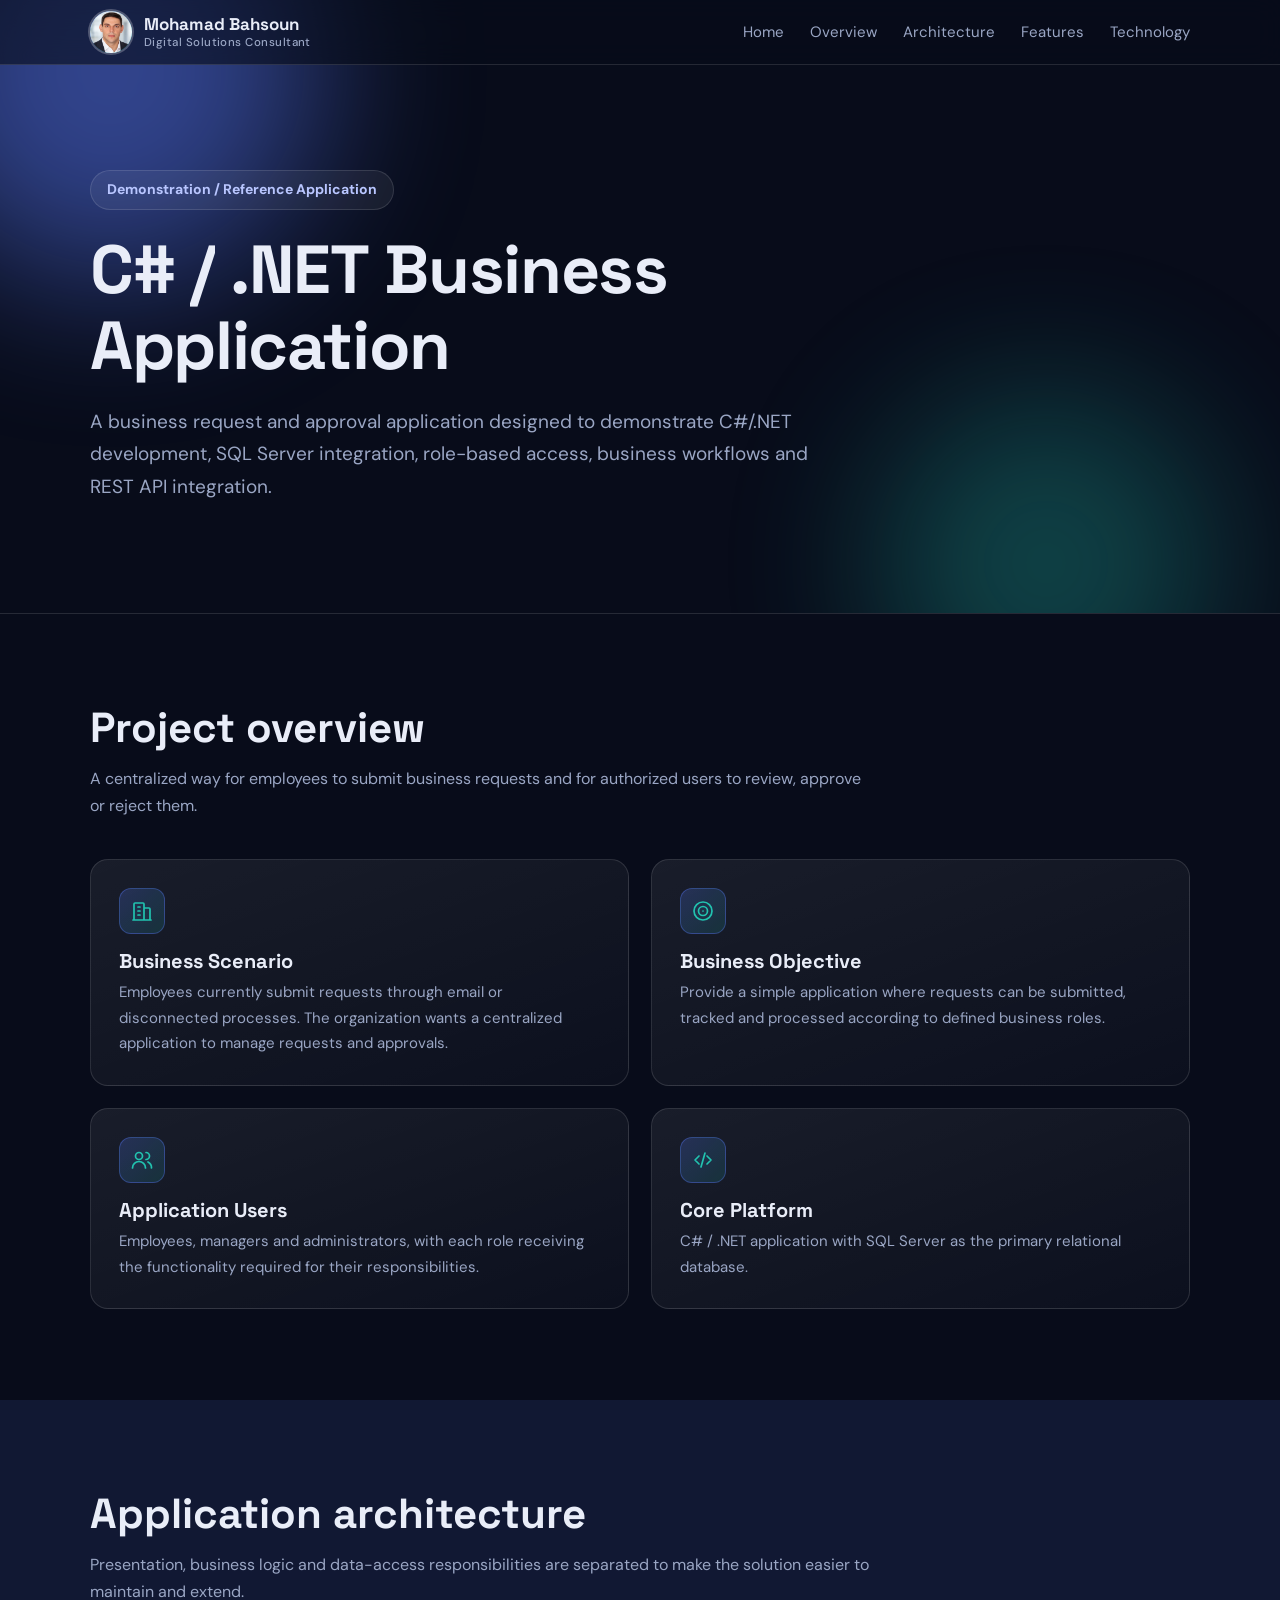
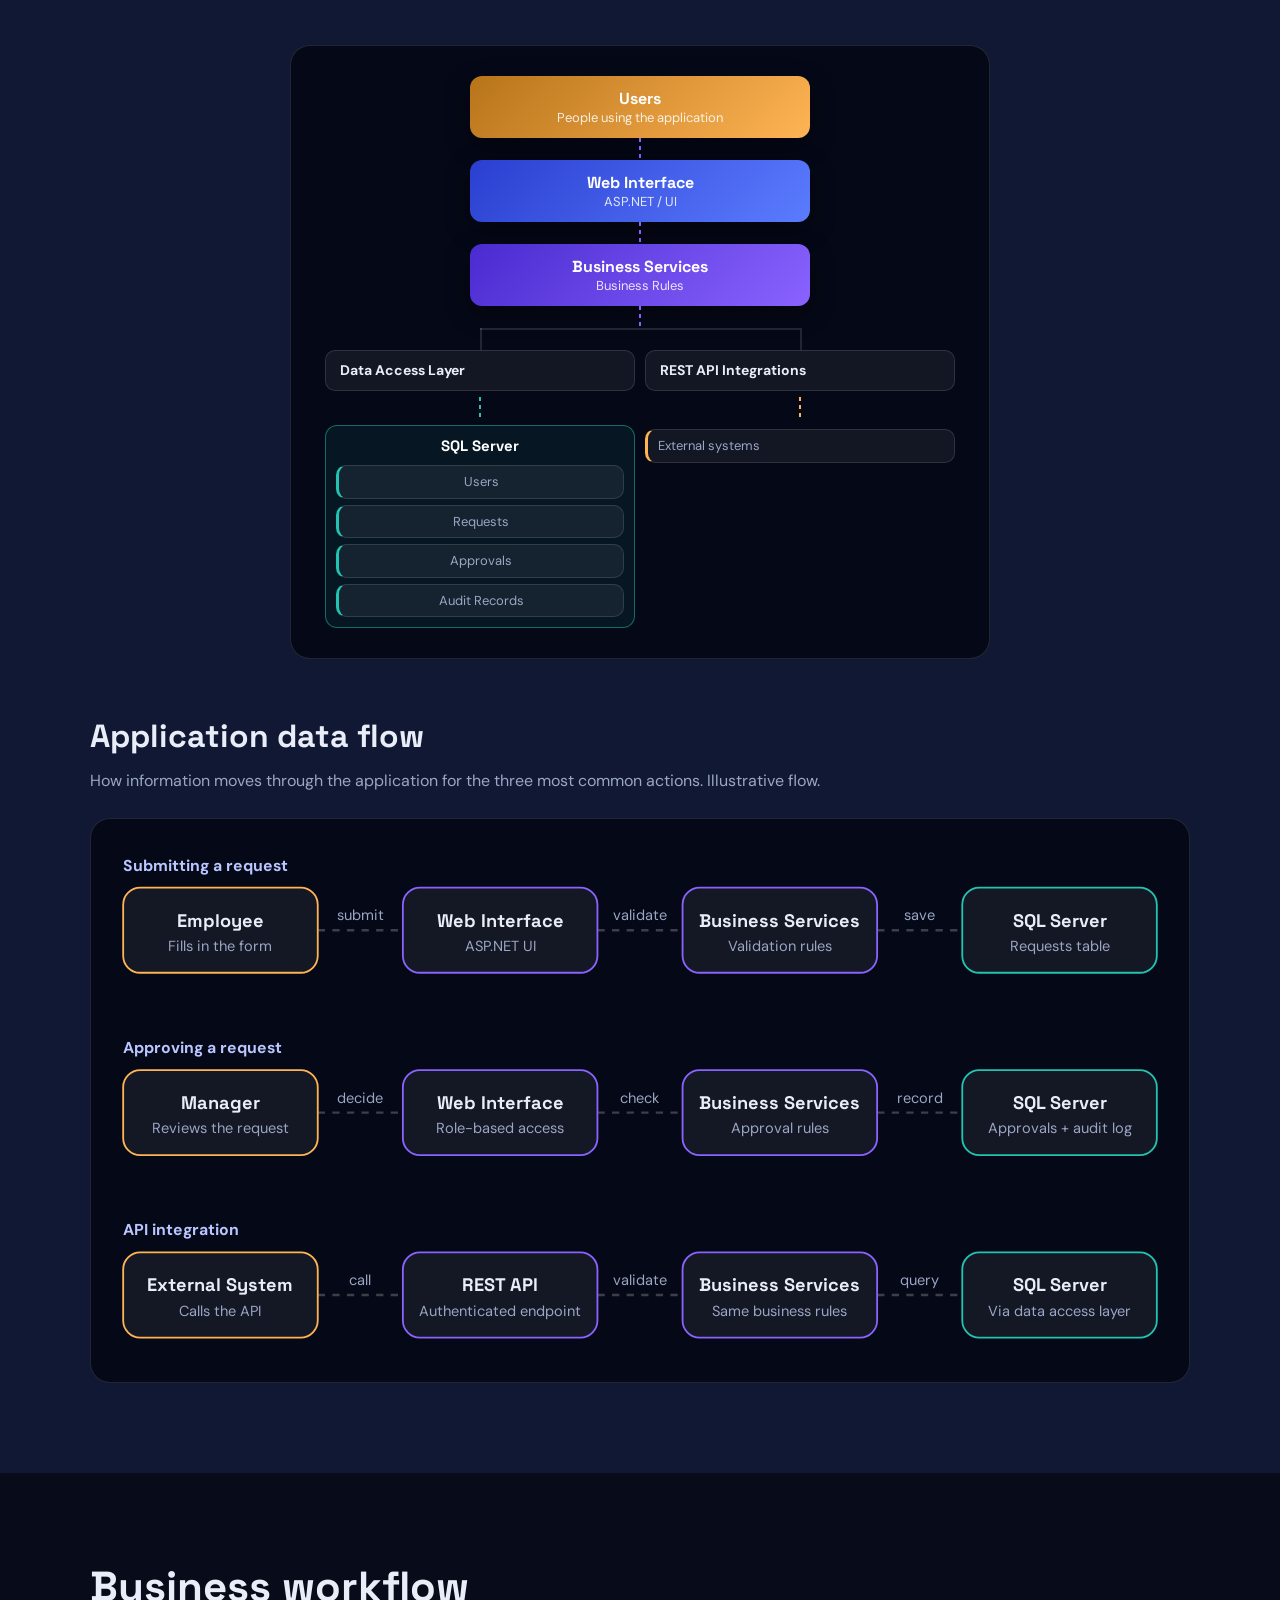
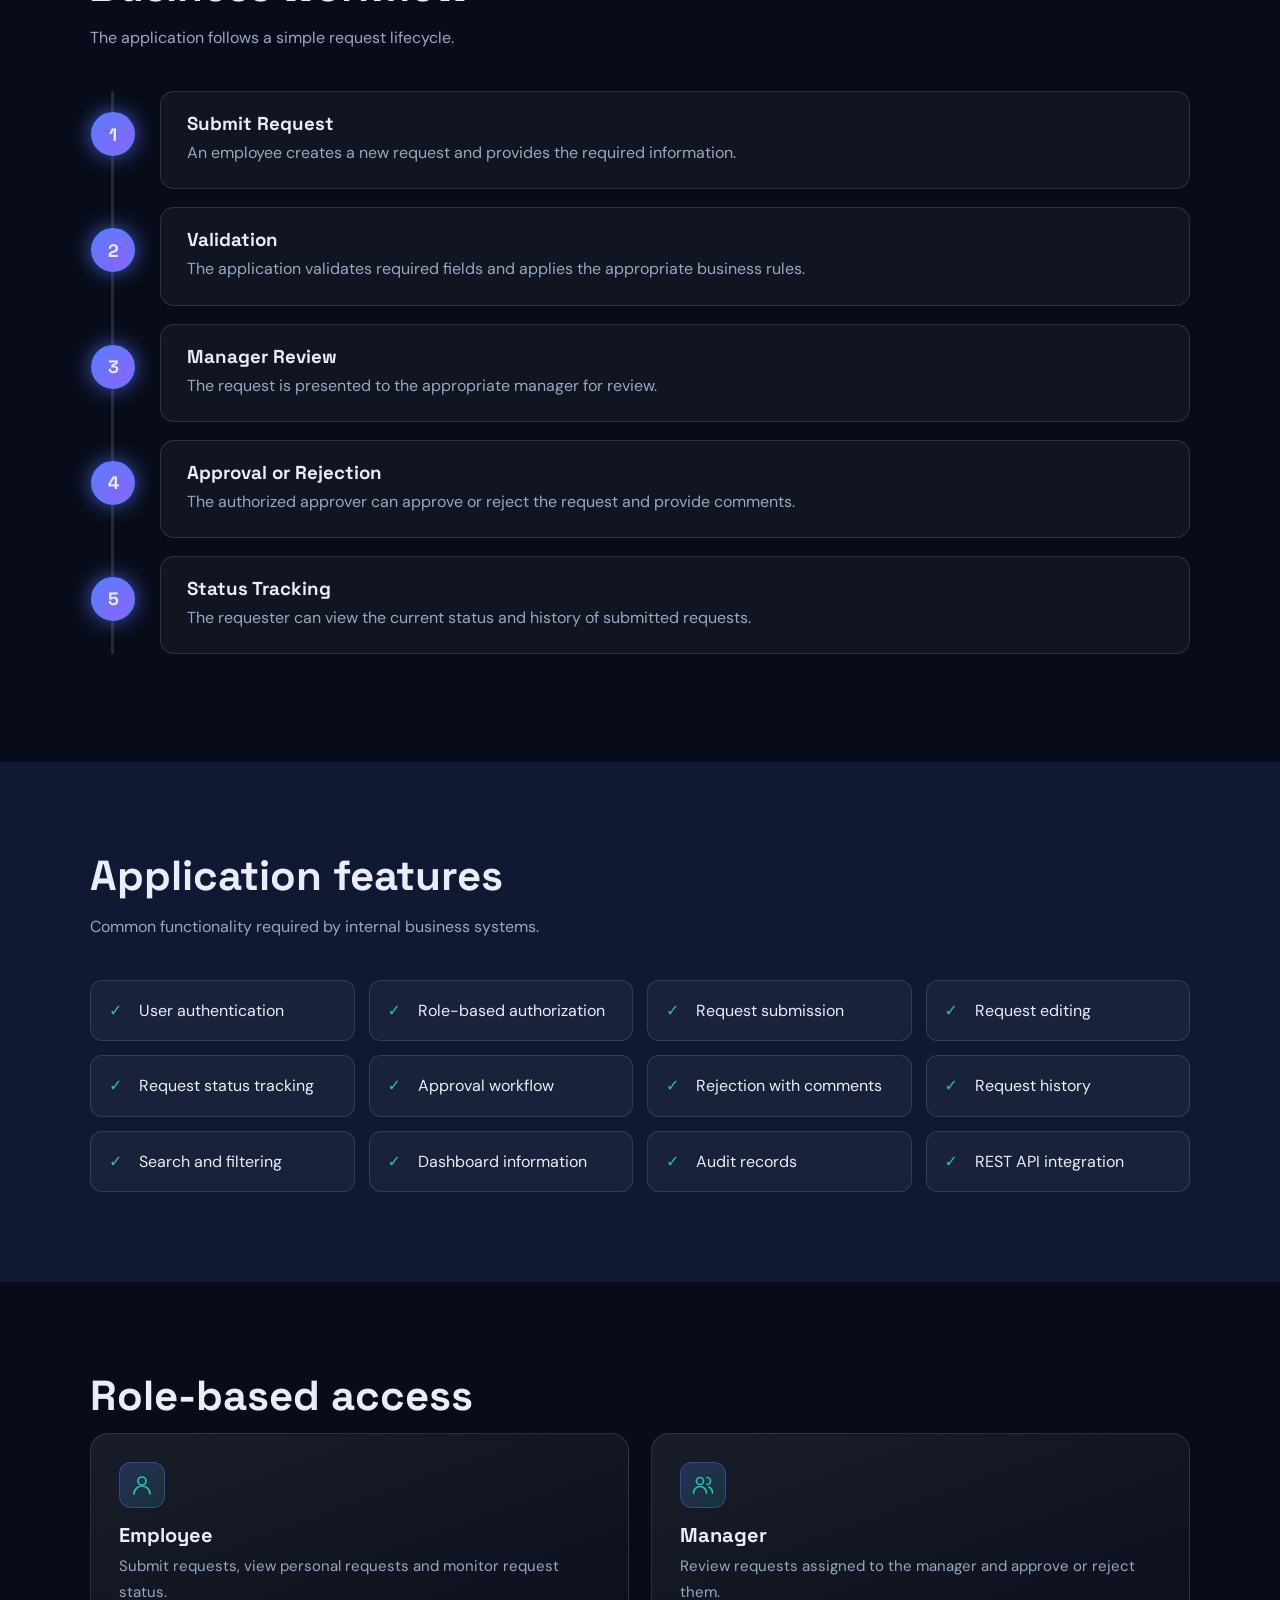
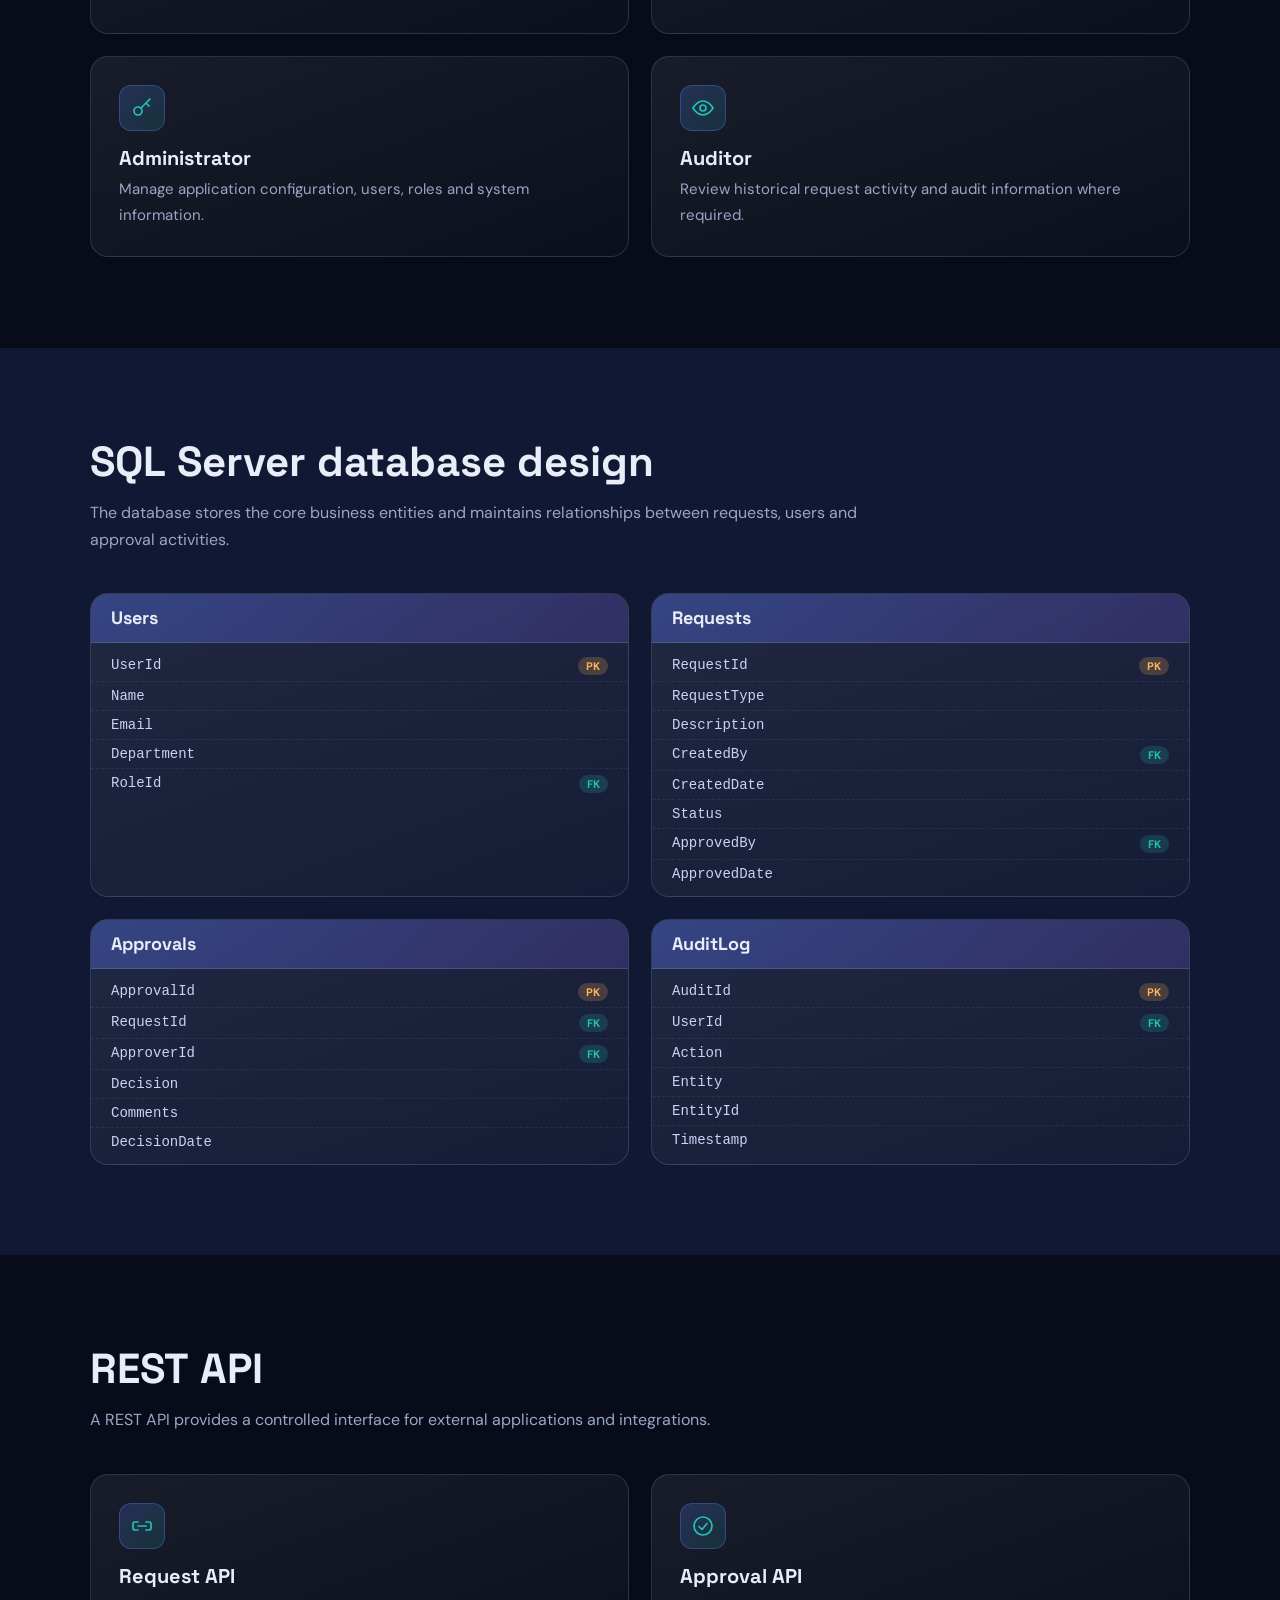
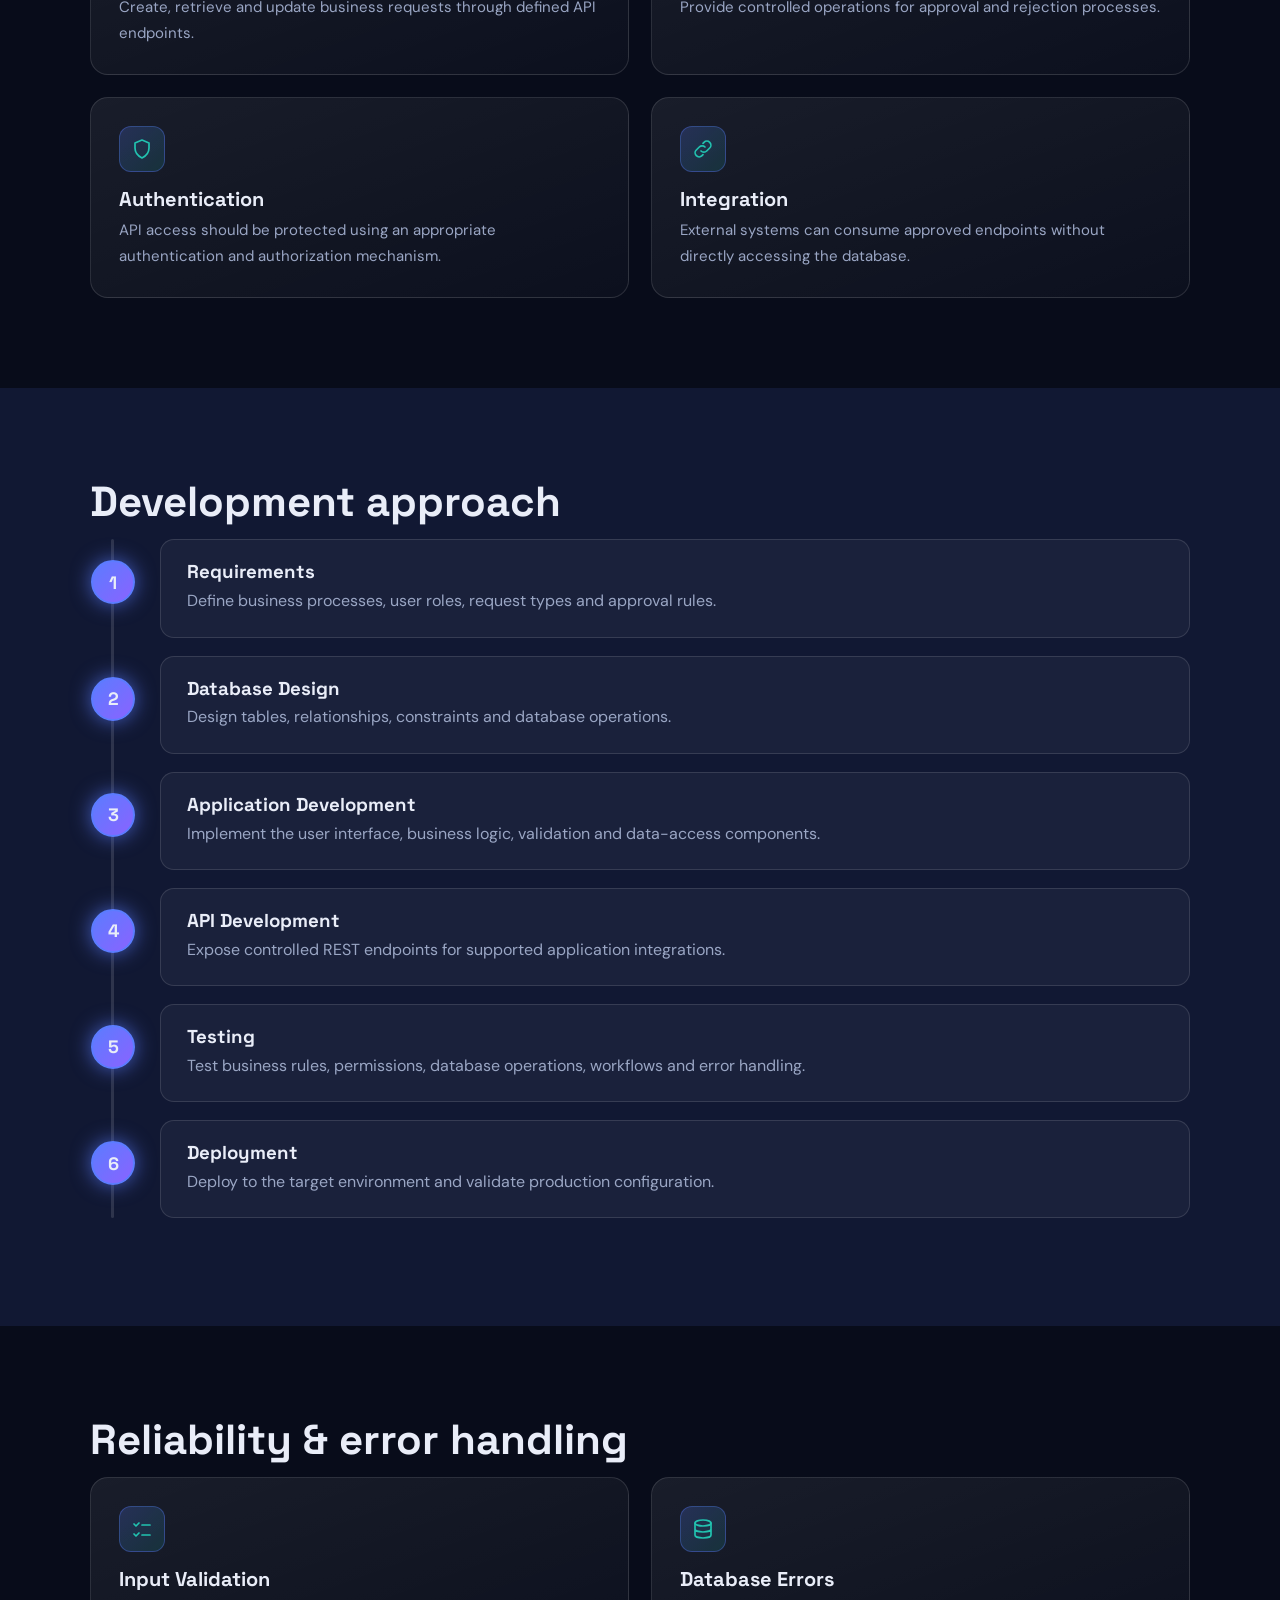
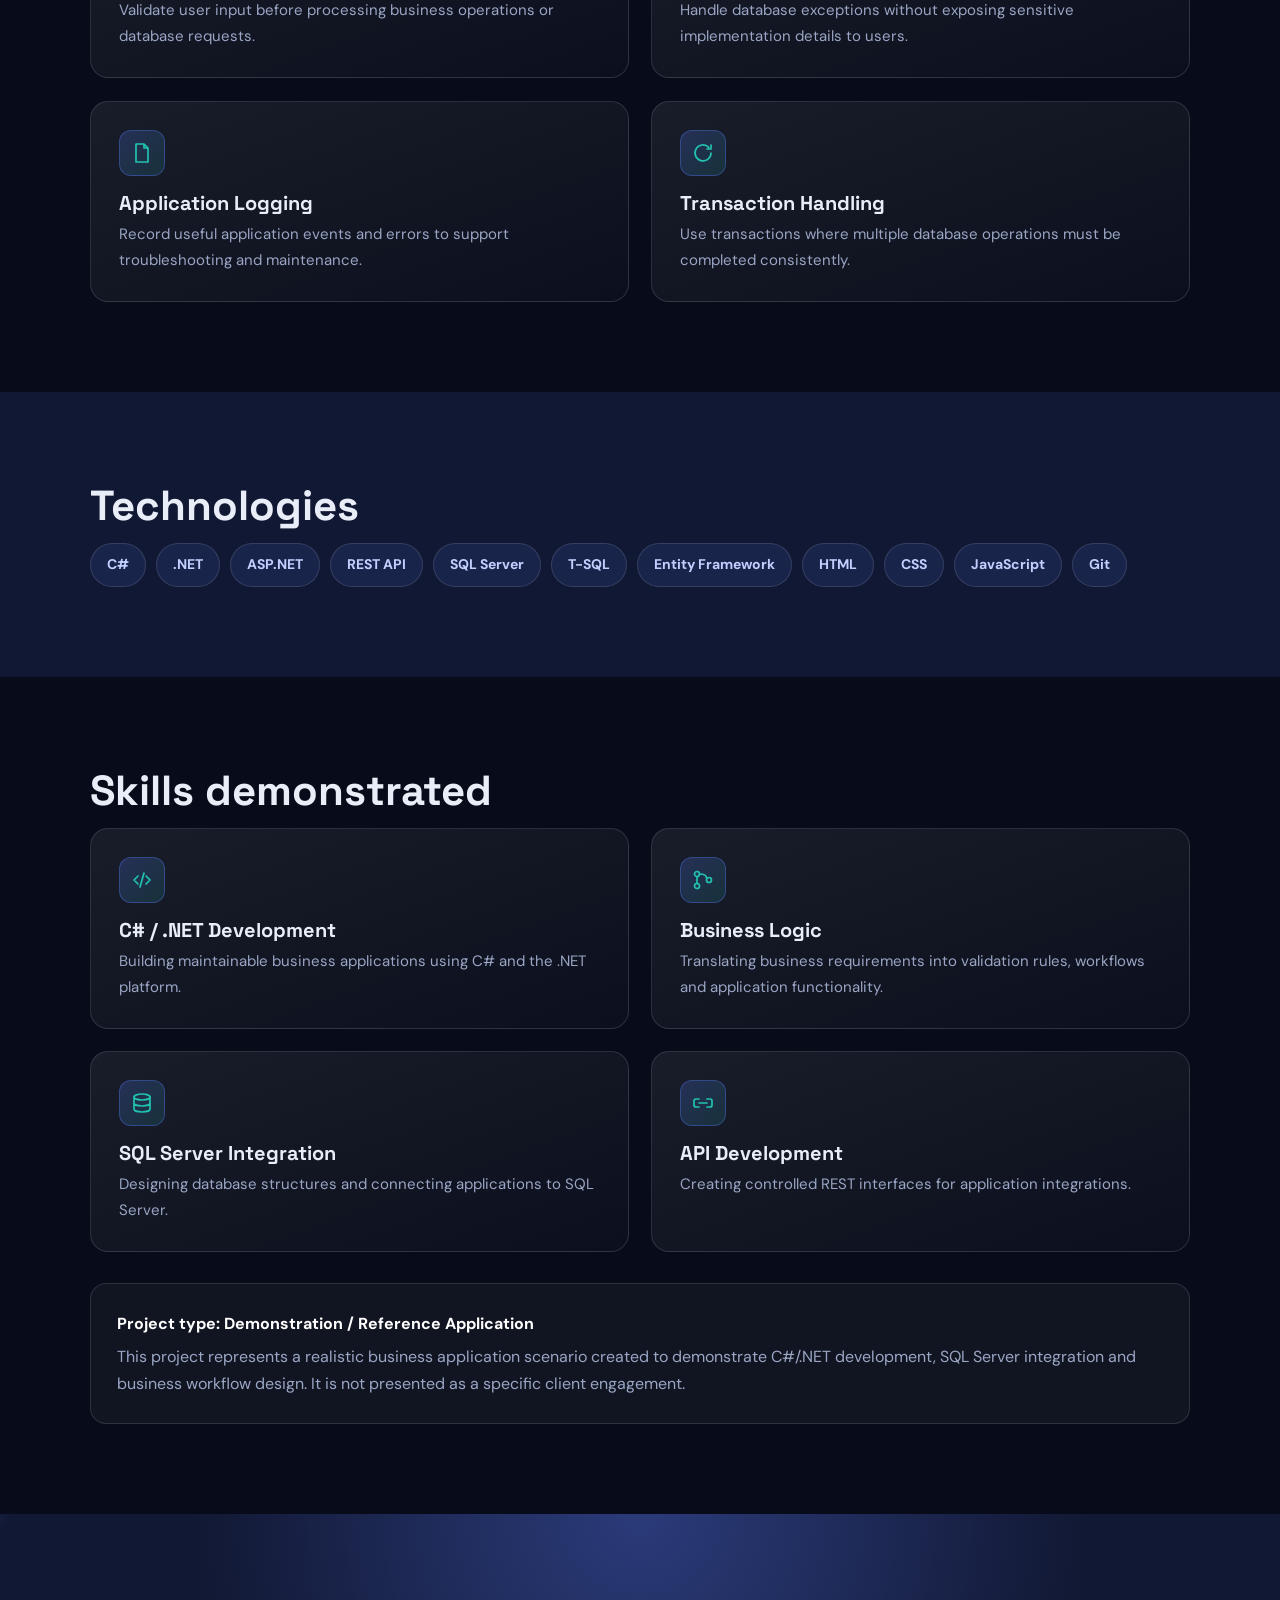
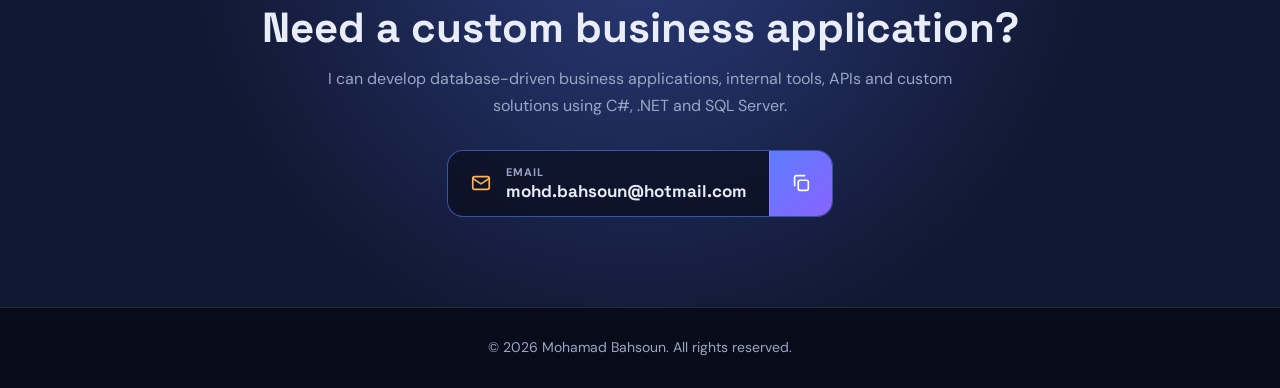
<file: projects/dotnet-business-application.html>
<!DOCTYPE html>
<html lang="en">
<head>
<meta charset="UTF-8">
<meta name="viewport" content="width=device-width, initial-scale=1.0">
<title>C# / .NET Business Application | Mohamad Bahsoun</title>
<meta name="description" content="C# and .NET business application portfolio project demonstrating business workflows, SQL Server integration, role-based access and REST APIs.">
<link rel="preconnect" href="https://fonts.googleapis.com"><link rel="preconnect" href="https://fonts.gstatic.com" crossorigin>
<link href="https://fonts.googleapis.com/css2?family=Space+Grotesk:wght@500;700&family=DM+Sans:wght@400;500;700&display=swap" rel="stylesheet">
<link rel="stylesheet" href="../assets/css/project.min.css">
</head>
<body>
<div id="bar"></div>
<nav><div class="wrap nav"><a class="logo" href="../index.html" aria-label="Mohamad Bahsoun, Digital Solutions Consultant"><span class="av">MB<img src="../assets/MB-Img.png" alt="" onload="this.parentNode.classList.add('ok')" onerror="this.remove()"></span><span><b>Mohamad Bahsoun</b><small>Digital Solutions Consultant</small></span></a><ul><li><a href="../index.html">Home</a></li><li><a href="#overview">Overview</a></li><li><a href="#architecture">Architecture</a></li><li><a href="#features">Features</a></li><li><a href="#technology">Technology</a></li></ul></div></nav>
<header class="hero"><div class="orb o1" data-s=".2"></div><div class="orb o2" data-s="-.12"></div>
<div class="wrap"><div class="badge">Demonstration / Reference Application</div>
<h1>C# / .NET Business Application</h1>
<p>A business request and approval application designed to demonstrate C#/.NET development, SQL Server integration, role-based access, business workflows and REST API integration.</p></div></header>
<section id="overview"><div class="wrap">
<div class="rv"><h2>Project overview</h2><p class="intro">A centralized way for employees to submit business requests and for authorized users to review, approve or reject them.</p></div>
<div class="grid " data-icons='["building", "goal", "users", "code"]' data-cards='[["Business Scenario", "Employees currently submit requests through email or disconnected processes. The organization wants a centralized application to manage requests and approvals."], ["Business Objective", "Provide a simple application where requests can be submitted, tracked and processed according to defined business roles."], ["Application Users", "Employees, managers and administrators, with each role receiving the functionality required for their responsibilities."], ["Core Platform", "C# / .NET application with SQL Server as the primary relational database."]]'></div>
</div></section>
<section id="architecture" class="alt"><div class="wrap">
<div class="rv"><h2>Application architecture</h2><p class="intro">Presentation, business logic and data-access responsibilities are separated to make the solution easier to maintain and extend.</p></div>
<div class="flow rv" role="img" aria-label="Application architecture: users, web interface, business services, data access layer to SQL Server, and REST API integrations"><div class="tier" style="--c1:#b8741a;--c2:#ffb454">Users<small>People using the application</small></div><div class="vline f" style="--c2:#8a63ff"></div><div class="tier" style="--c1:#2a3fd0;--c2:#5b7cff">Web Interface<small>ASP.NET / UI</small></div><div class="vline f" style="--c2:#8a63ff"></div><div class="tier" style="--c1:#4a2bd0;--c2:#8a63ff">Business Services<small>Business Rules</small></div><div class="vline f" style="--c2:#8a63ff"></div><div class="branches"><div class="branch" style="--c2:#22c3b0"><div class="node">Data Access Layer</div><div class="vline f"></div><div class="db"><b>SQL Server</b><div class="kids"><div class="node sm">Users</div><div class="node sm">Requests</div><div class="node sm">Approvals</div><div class="node sm">Audit Records</div></div></div></div><div class="branch" style="--c2:#ffb454"><div class="node">REST API Integrations</div><div class="vline f"></div><div class="kids"><div class="node sm">External systems</div></div></div></div></div>
<div class="rv" style="margin-top:60px"><h3 style="font-size:clamp(24px,3vw,32px);margin-bottom:12px">Application data flow</h3><p class="intro" style="margin-bottom:24px">How information moves through the application for the three most common actions. Illustrative flow.</p></div>
<div class="mf2 rv"><svg viewBox="0 0 870 430" role="img" aria-label="Application data flow: submitting a request, approving a request and an API integration, each passing through the web interface or API, business services and SQL Server"><text class="ttl" x="10" y="26">Submitting a request</text><line class="ln" x1="170" y1="75" x2="240" y2="75"/><line class="ln" x1="400" y1="75" x2="470" y2="75"/><line class="ln" x1="630" y1="75" x2="700" y2="75"/><rect class="n a" x="10" y="40" width="160" height="70" rx="14"/><text x="90" y="72">Employee</text><text class="sub" x="90" y="92">Fills in the form</text><rect class="n s" x="240" y="40" width="160" height="70" rx="14"/><text x="320" y="72">Web Interface</text><text class="sub" x="320" y="92">ASP.NET UI</text><rect class="n s" x="470" y="40" width="160" height="70" rx="14"/><text x="550" y="72">Business Services</text><text class="sub" x="550" y="92">Validation rules</text><rect class="n t" x="700" y="40" width="160" height="70" rx="14"/><text x="780" y="72">SQL Server</text><text class="sub" x="780" y="92">Requests table</text><text class="sub" x="205" y="67">submit</text><text class="sub" x="435" y="67">validate</text><text class="sub" x="665" y="67">save</text><circle class="dot a1" cx="170" cy="75" r="6"/><circle class="dot a2" cx="400" cy="75" r="6"/><circle class="dot a3" cx="630" cy="75" r="6"/><text class="ttl" x="10" y="176">Approving a request</text><line class="ln" x1="170" y1="225" x2="240" y2="225"/><line class="ln" x1="400" y1="225" x2="470" y2="225"/><line class="ln" x1="630" y1="225" x2="700" y2="225"/><rect class="n a" x="10" y="190" width="160" height="70" rx="14"/><text x="90" y="222">Manager</text><text class="sub" x="90" y="242">Reviews the request</text><rect class="n s" x="240" y="190" width="160" height="70" rx="14"/><text x="320" y="222">Web Interface</text><text class="sub" x="320" y="242">Role-based access</text><rect class="n s" x="470" y="190" width="160" height="70" rx="14"/><text x="550" y="222">Business Services</text><text class="sub" x="550" y="242">Approval rules</text><rect class="n t" x="700" y="190" width="160" height="70" rx="14"/><text x="780" y="222">SQL Server</text><text class="sub" x="780" y="242">Approvals + audit log</text><text class="sub" x="205" y="217">decide</text><text class="sub" x="435" y="217">check</text><text class="sub" x="665" y="217">record</text><circle class="dot b1" cx="170" cy="225" r="6"/><circle class="dot b2" cx="400" cy="225" r="6"/><circle class="dot b3" cx="630" cy="225" r="6"/><text class="ttl" x="10" y="326">API integration</text><line class="ln" x1="170" y1="375" x2="240" y2="375"/><line class="ln" x1="400" y1="375" x2="470" y2="375"/><line class="ln" x1="630" y1="375" x2="700" y2="375"/><rect class="n a" x="10" y="340" width="160" height="70" rx="14"/><text x="90" y="372">External System</text><text class="sub" x="90" y="392">Calls the API</text><rect class="n s" x="240" y="340" width="160" height="70" rx="14"/><text x="320" y="372">REST API</text><text class="sub" x="320" y="392">Authenticated endpoint</text><rect class="n s" x="470" y="340" width="160" height="70" rx="14"/><text x="550" y="372">Business Services</text><text class="sub" x="550" y="392">Same business rules</text><rect class="n t" x="700" y="340" width="160" height="70" rx="14"/><text x="780" y="372">SQL Server</text><text class="sub" x="780" y="392">Via data access layer</text><text class="sub" x="205" y="367">call</text><text class="sub" x="435" y="367">validate</text><text class="sub" x="665" y="367">query</text><circle class="dot c1" cx="170" cy="375" r="6"/><circle class="dot c2" cx="400" cy="375" r="6"/><circle class="dot c3" cx="630" cy="375" r="6"/></svg></div>
</div></section>
<section><div class="wrap">
<div class="rv"><h2>Business workflow</h2><p class="intro">The application follows a simple request lifecycle.</p></div>
<div class="steps" data-steps='[["Submit Request", "An employee creates a new request and provides the required information."], ["Validation", "The application validates required fields and applies the appropriate business rules."], ["Manager Review", "The request is presented to the appropriate manager for review."], ["Approval or Rejection", "The authorized approver can approve or reject the request and provide comments."], ["Status Tracking", "The requester can view the current status and history of submitted requests."]]'><div class="fill"></div></div>
</div></section>
<section id="features" class="alt"><div class="wrap">
<div class="rv"><h2>Application features</h2><p class="intro">Common functionality required by internal business systems.</p></div>
<ul class="chips" data-chips='["User authentication", "Role-based authorization", "Request submission", "Request editing", "Request status tracking", "Approval workflow", "Rejection with comments", "Request history", "Search and filtering", "Dashboard information", "Audit records", "REST API integration"]'></ul>
</div></section>
<section><div class="wrap">
<div class="rv"><h2>Role-based access</h2></div>
<div class="grid " data-icons='["user", "users", "key", "eye"]' data-cards='[["Employee", "Submit requests, view personal requests and monitor request status."], ["Manager", "Review requests assigned to the manager and approve or reject them."], ["Administrator", "Manage application configuration, users, roles and system information."], ["Auditor", "Review historical request activity and audit information where required."]]'></div>
</div></section>
<section class="alt"><div class="wrap">
<div class="rv"><h2>SQL Server database design</h2><p class="intro">The database stores the core business entities and maintains relationships between requests, users and approval activities.</p></div>
<div class="grid" data-tables='[["Users", [["UserId", "PK"], ["Name", ""], ["Email", ""], ["Department", ""], ["RoleId", "FK"]]], ["Requests", [["RequestId", "PK"], ["RequestType", ""], ["Description", ""], ["CreatedBy", "FK"], ["CreatedDate", ""], ["Status", ""], ["ApprovedBy", "FK"], ["ApprovedDate", ""]]], ["Approvals", [["ApprovalId", "PK"], ["RequestId", "FK"], ["ApproverId", "FK"], ["Decision", ""], ["Comments", ""], ["DecisionDate", ""]]], ["AuditLog", [["AuditId", "PK"], ["UserId", "FK"], ["Action", ""], ["Entity", ""], ["EntityId", ""], ["Timestamp", ""]]]]'></div>
</div></section>
<section><div class="wrap">
<div class="rv"><h2>REST API</h2><p class="intro">A REST API provides a controlled interface for external applications and integrations.</p></div>
<div class="grid " data-icons='["api", "done", "shield", "link"]' data-cards='[["Request API", "Create, retrieve and update business requests through defined API endpoints."], ["Approval API", "Provide controlled operations for approval and rejection processes."], ["Authentication", "API access should be protected using an appropriate authentication and authorization mechanism."], ["Integration", "External systems can consume approved endpoints without directly accessing the database."]]'></div>
</div></section>
<section class="alt"><div class="wrap">
<div class="rv"><h2>Development approach</h2></div>
<div class="steps" data-steps='[["Requirements", "Define business processes, user roles, request types and approval rules."], ["Database Design", "Design tables, relationships, constraints and database operations."], ["Application Development", "Implement the user interface, business logic, validation and data-access components."], ["API Development", "Expose controlled REST endpoints for supported application integrations."], ["Testing", "Test business rules, permissions, database operations, workflows and error handling."], ["Deployment", "Deploy to the target environment and validate production configuration."]]'><div class="fill"></div></div>
</div></section>
<section><div class="wrap">
<div class="rv"><h2>Reliability &amp; error handling</h2></div>
<div class="grid " data-icons='["check", "db", "file", "backup"]' data-cards='[["Input Validation", "Validate user input before processing business operations or database requests."], ["Database Errors", "Handle database exceptions without exposing sensitive implementation details to users."], ["Application Logging", "Record useful application events and errors to support troubleshooting and maintenance."], ["Transaction Handling", "Use transactions where multiple database operations must be completed consistently."]]'></div>
</div></section>
<section id="technology" class="alt"><div class="wrap">
<div class="rv"><h2>Technologies</h2></div>
<div class="tech rv" data-tech='["C#", ".NET", "ASP.NET", "REST API", "SQL Server", "T-SQL", "Entity Framework", "HTML", "CSS", "JavaScript", "Git"]'></div>
</div></section>
<section><div class="wrap">
<div class="rv"><h2>Skills demonstrated</h2></div>
<div class="grid " data-icons='["code", "flow", "db", "api"]' data-cards='[["C# / .NET Development", "Building maintainable business applications using C# and the .NET platform."], ["Business Logic", "Translating business requirements into validation rules, workflows and application functionality."], ["SQL Server Integration", "Designing database structures and connecting applications to SQL Server."], ["API Development", "Creating controlled REST interfaces for application integrations."]]'></div><div class="disc rv" style="margin-top:30px"><strong>Project type: Demonstration / Reference Application</strong>This project represents a realistic business application scenario created to demonstrate C#/.NET development, SQL Server integration and business workflow design. It is not presented as a specific client engagement.</div>
</div></section>
<section class="cta"><div class="wrap">
<h2>Need a custom business application?</h2>
<p>I can develop database-driven business applications, internal tools, APIs and custom solutions using C#, .NET and SQL Server.</p>
<div class="contact"><div class="mail"><a href="mailto:mohd.bahsoun@hotmail.com?subject=Custom%20Business%20Application"><svg viewBox="0 0 24 24" fill="none" stroke="currentColor" stroke-width="1.8" stroke-linecap="round" stroke-linejoin="round" aria-hidden="true"><rect x="3" y="5" width="18" height="14" rx="2"/><path d="m3 7 9 6 9-6"/></svg><div><small>Email</small><span>mohd.bahsoun@hotmail.com</span></div></a><button id="cp" type="button" aria-label="Copy email address" title="Copy email"><svg class="cp" viewBox="0 0 24 24" fill="none" stroke="currentColor" stroke-width="1.8" stroke-linecap="round" stroke-linejoin="round" aria-hidden="true"><rect x="9" y="9" width="11" height="11" rx="2"/><path d="M5 15V6a2 2 0 0 1 2-2h9"/></svg><svg class="ck" viewBox="0 0 24 24" fill="none" stroke="currentColor" stroke-width="2.4" stroke-linecap="round" stroke-linejoin="round" aria-hidden="true"><path d="m5 12.5 4.5 4.5L19 7"/></svg></button></div><a id="li" class="li" href="#" target="_blank" rel="noopener" aria-label="LinkedIn profile" title="LinkedIn" hidden><svg viewBox="0 0 24 24" fill="currentColor" aria-hidden="true"><path d="M20.45 20.45h-3.56v-5.57c0-1.33-.03-3.04-1.85-3.04-1.86 0-2.14 1.45-2.14 2.94v5.67H9.35V9h3.41v1.56h.05c.48-.9 1.64-1.85 3.37-1.85 3.6 0 4.27 2.37 4.27 5.46v6.28zM5.34 7.43a2.06 2.06 0 1 1 0-4.12 2.06 2.06 0 0 1 0 4.12zM7.12 20.45H3.56V9h3.56v11.45z"/></svg></a></div>
</div></section>
<footer>© 2026 Mohamad Bahsoun. All rights reserved.</footer>
<script>
const LINKEDIN="";   // paste your LinkedIn profile URL here
</script>
<script src="../assets/js/project.min.js" defer></script>
</body>
</html>
</file>
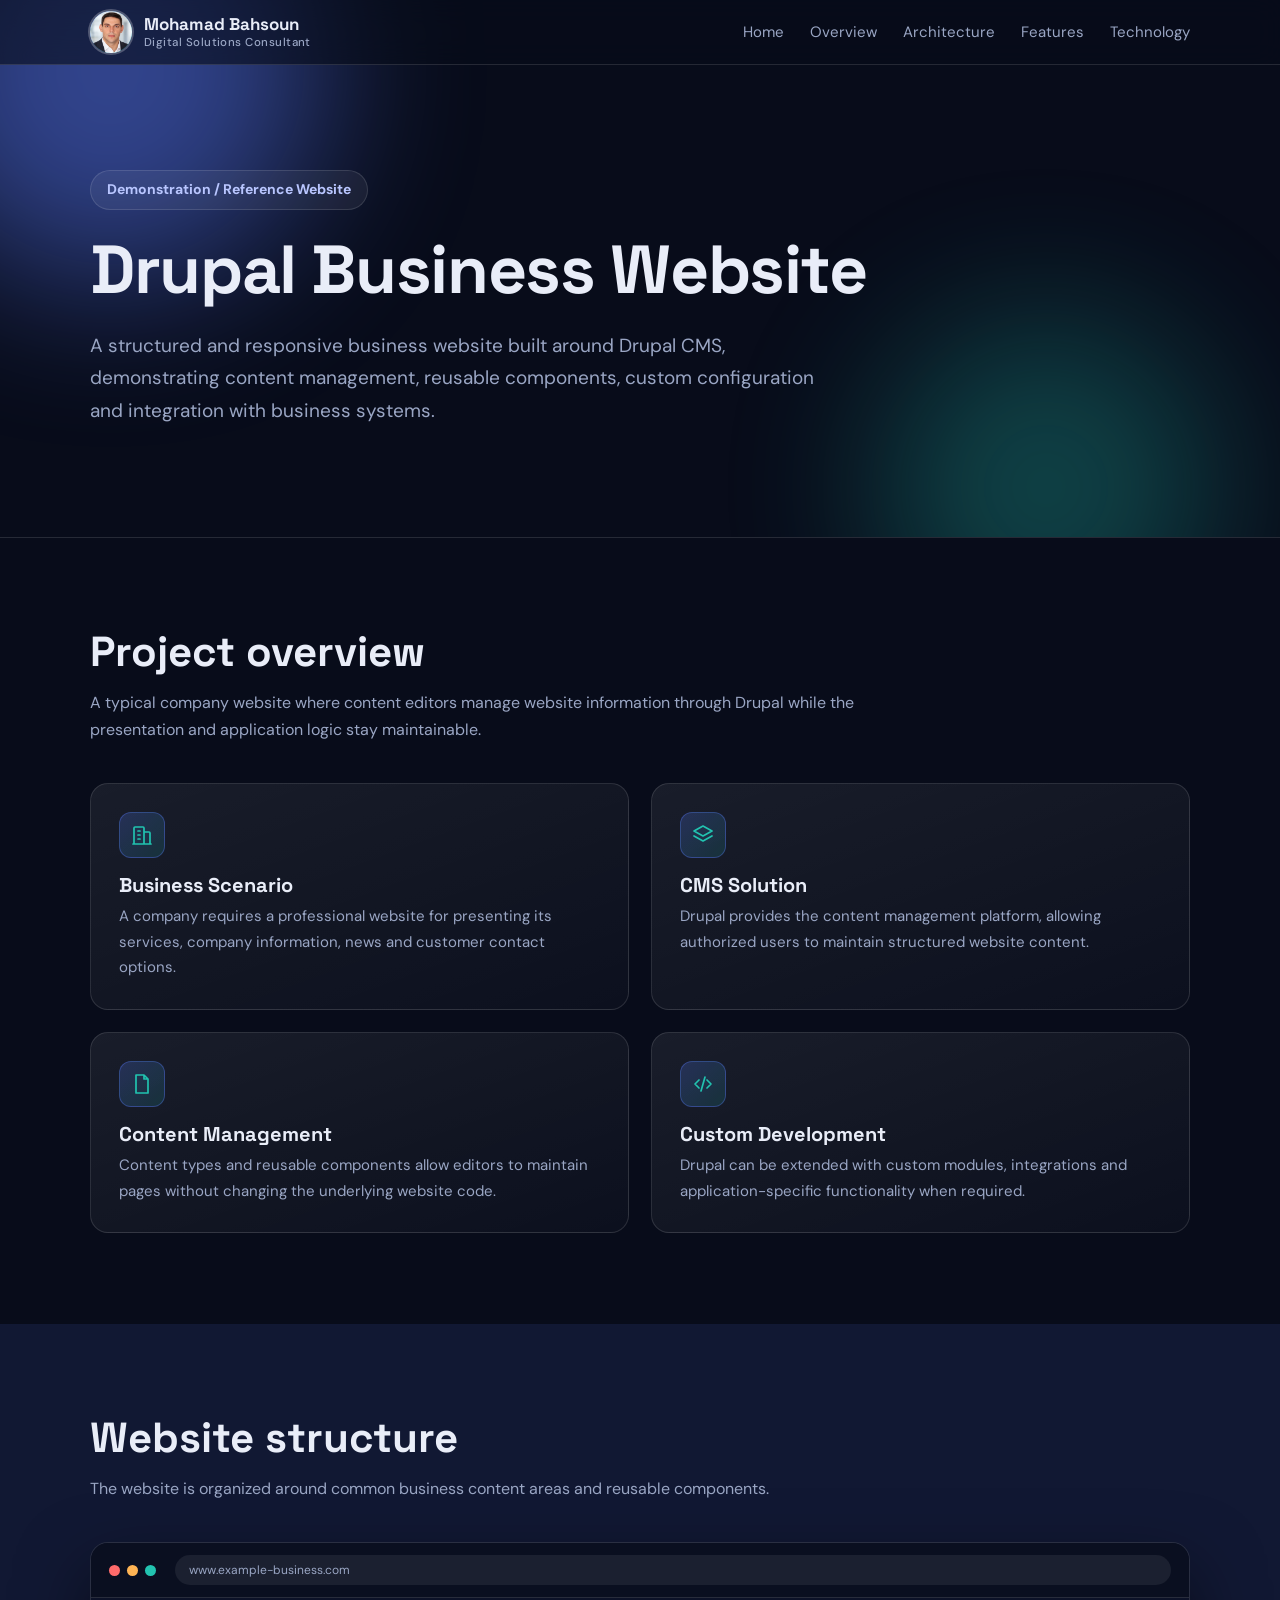
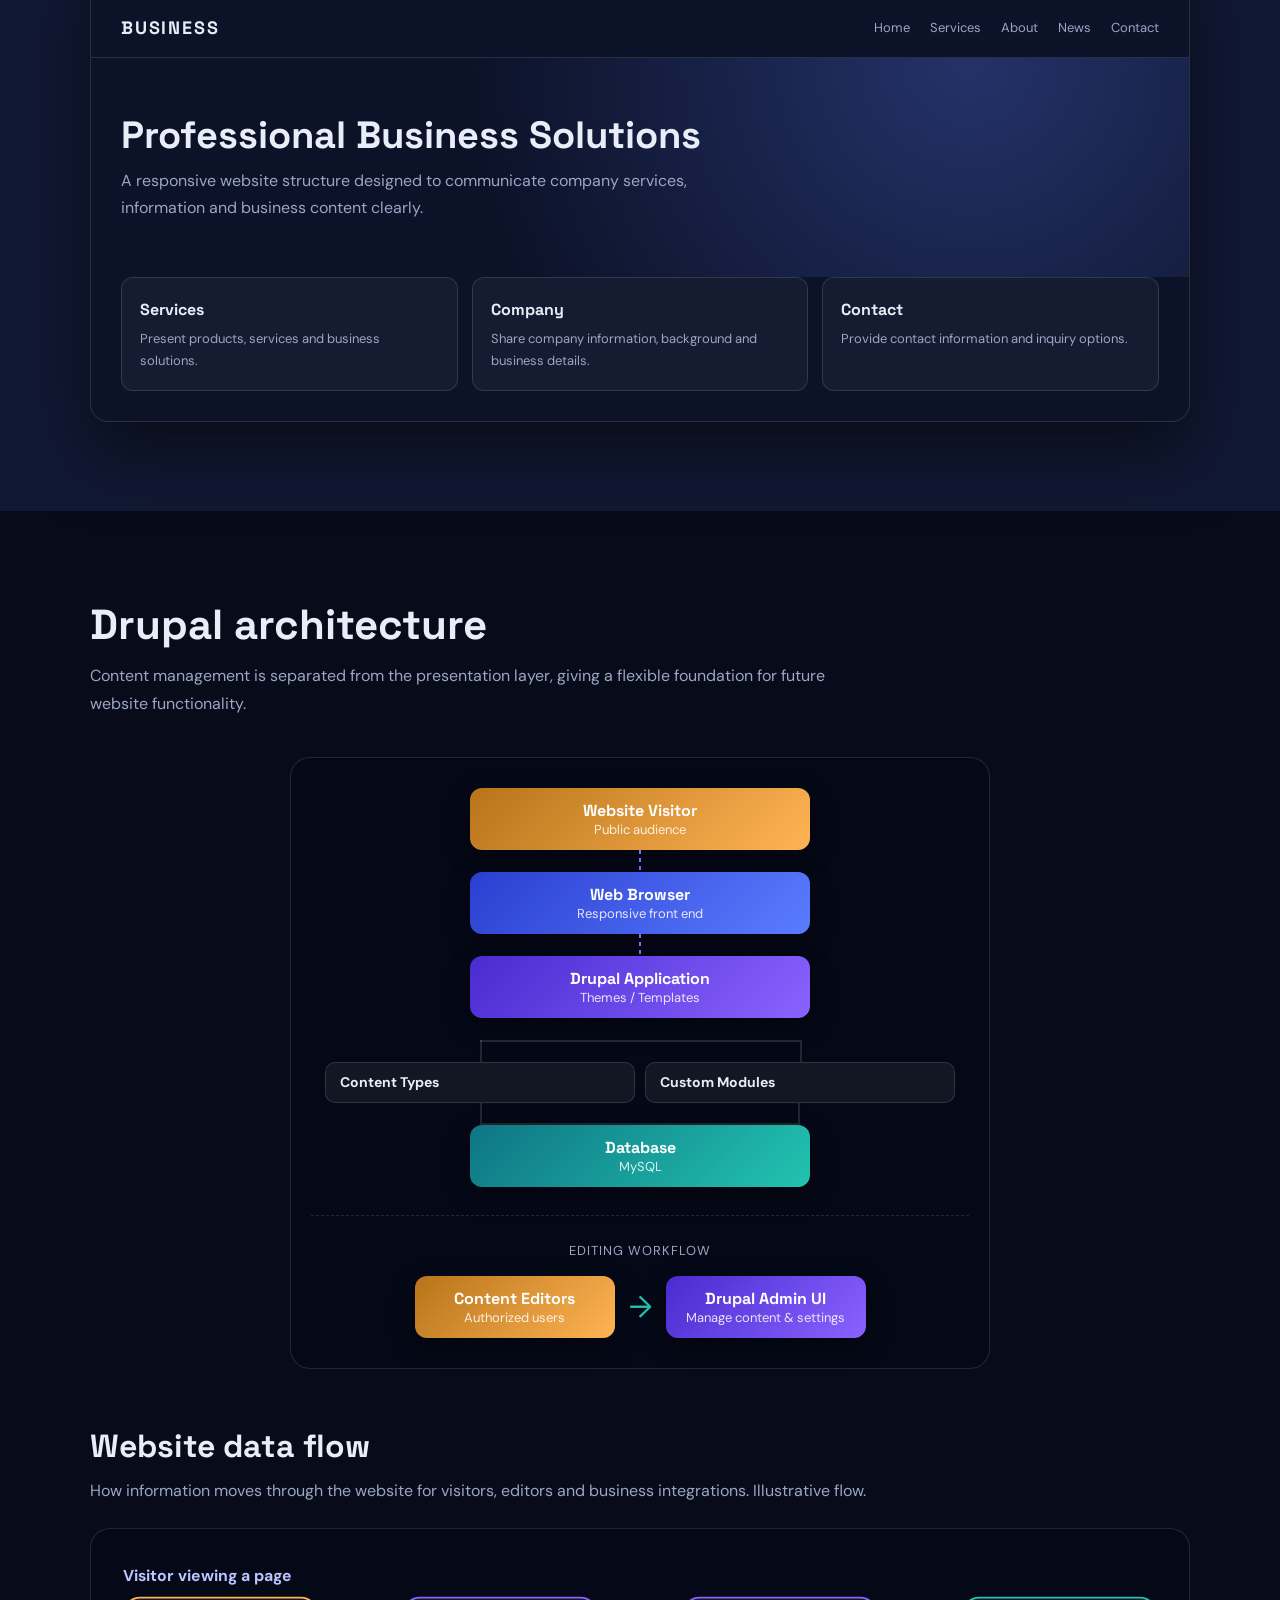
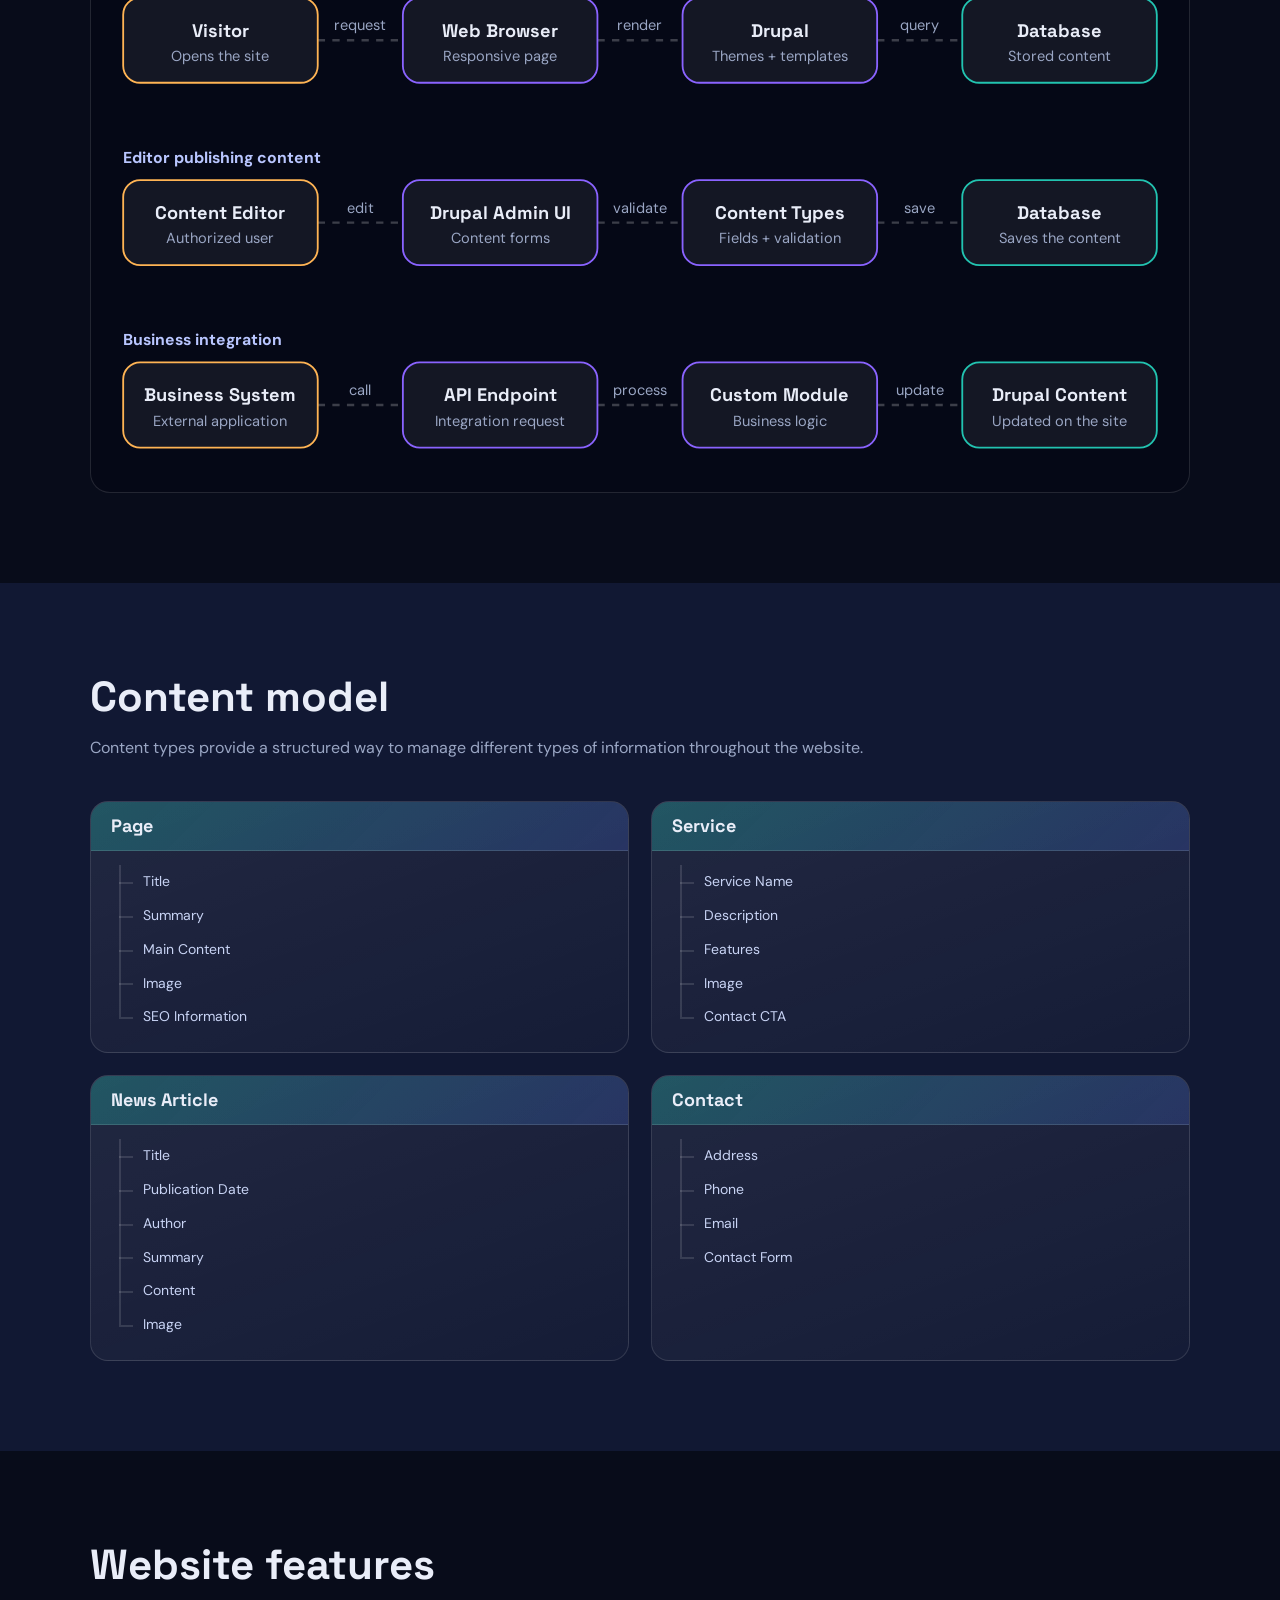
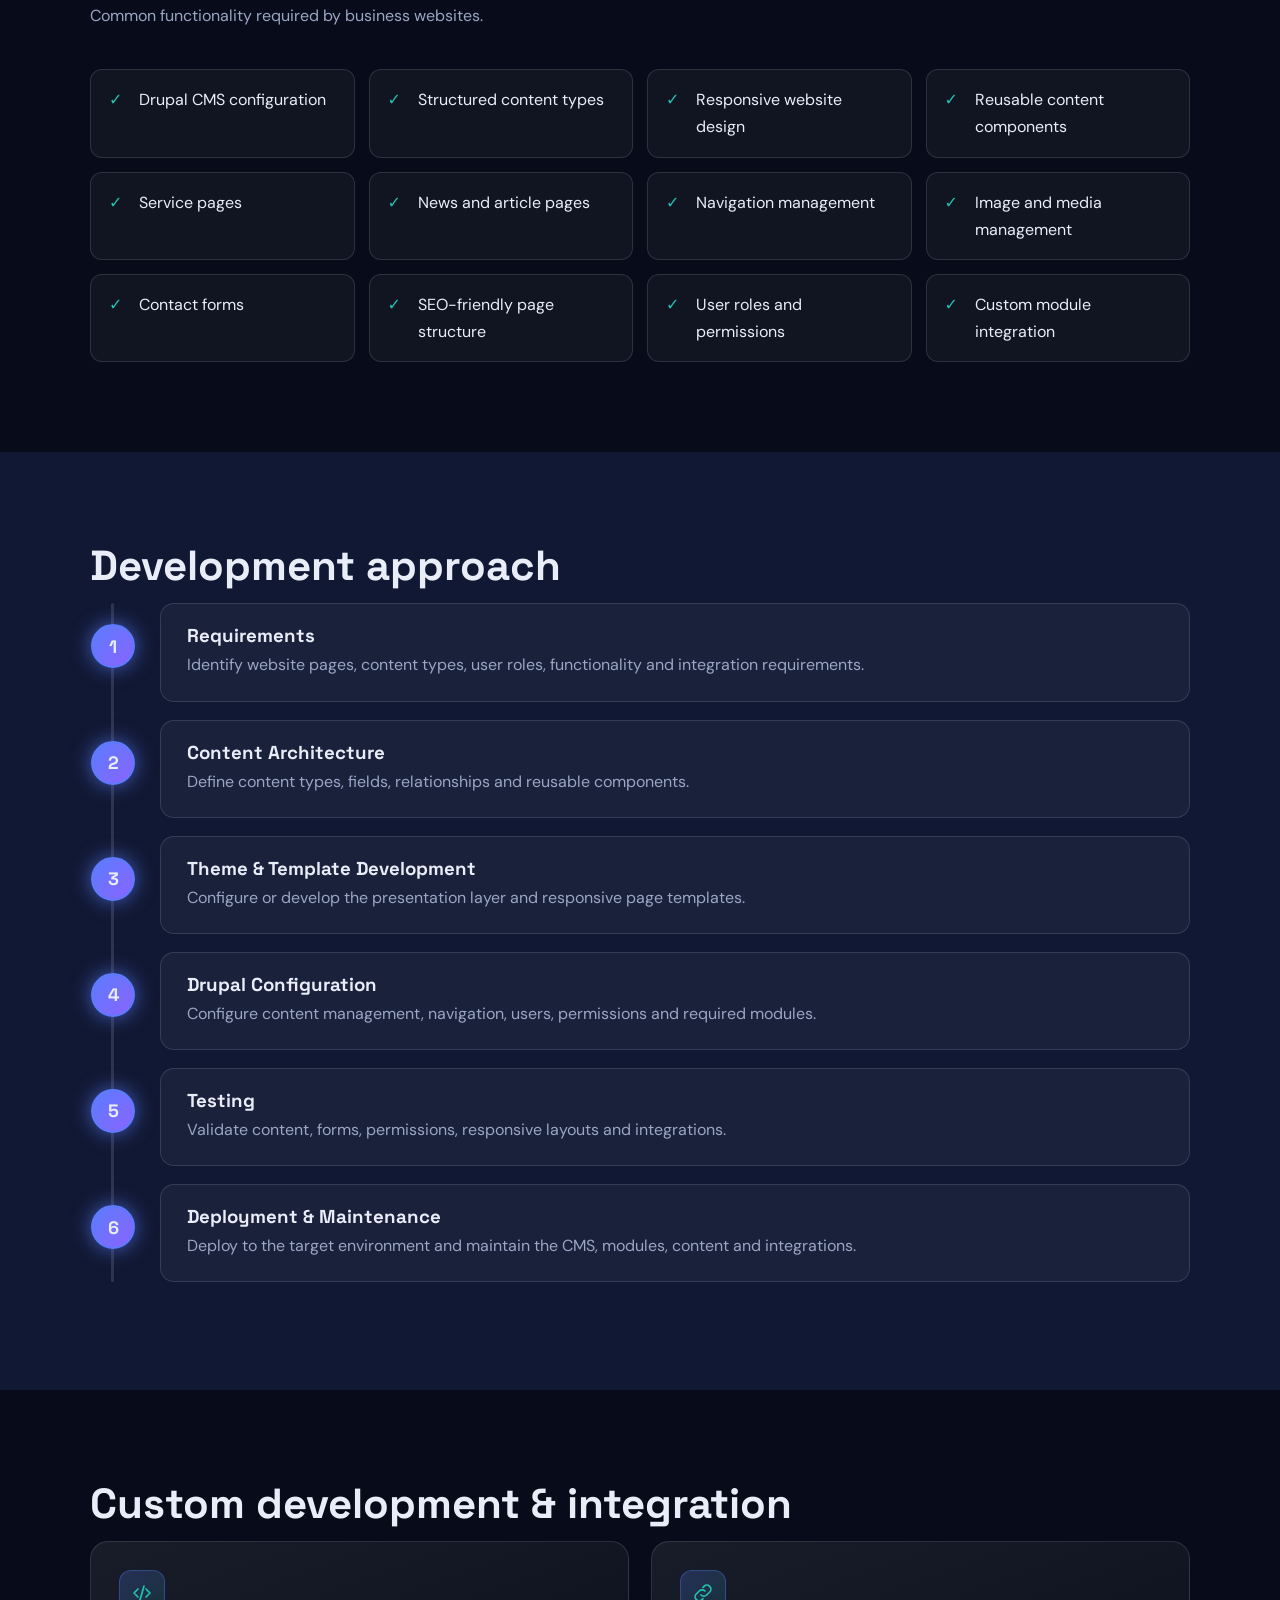
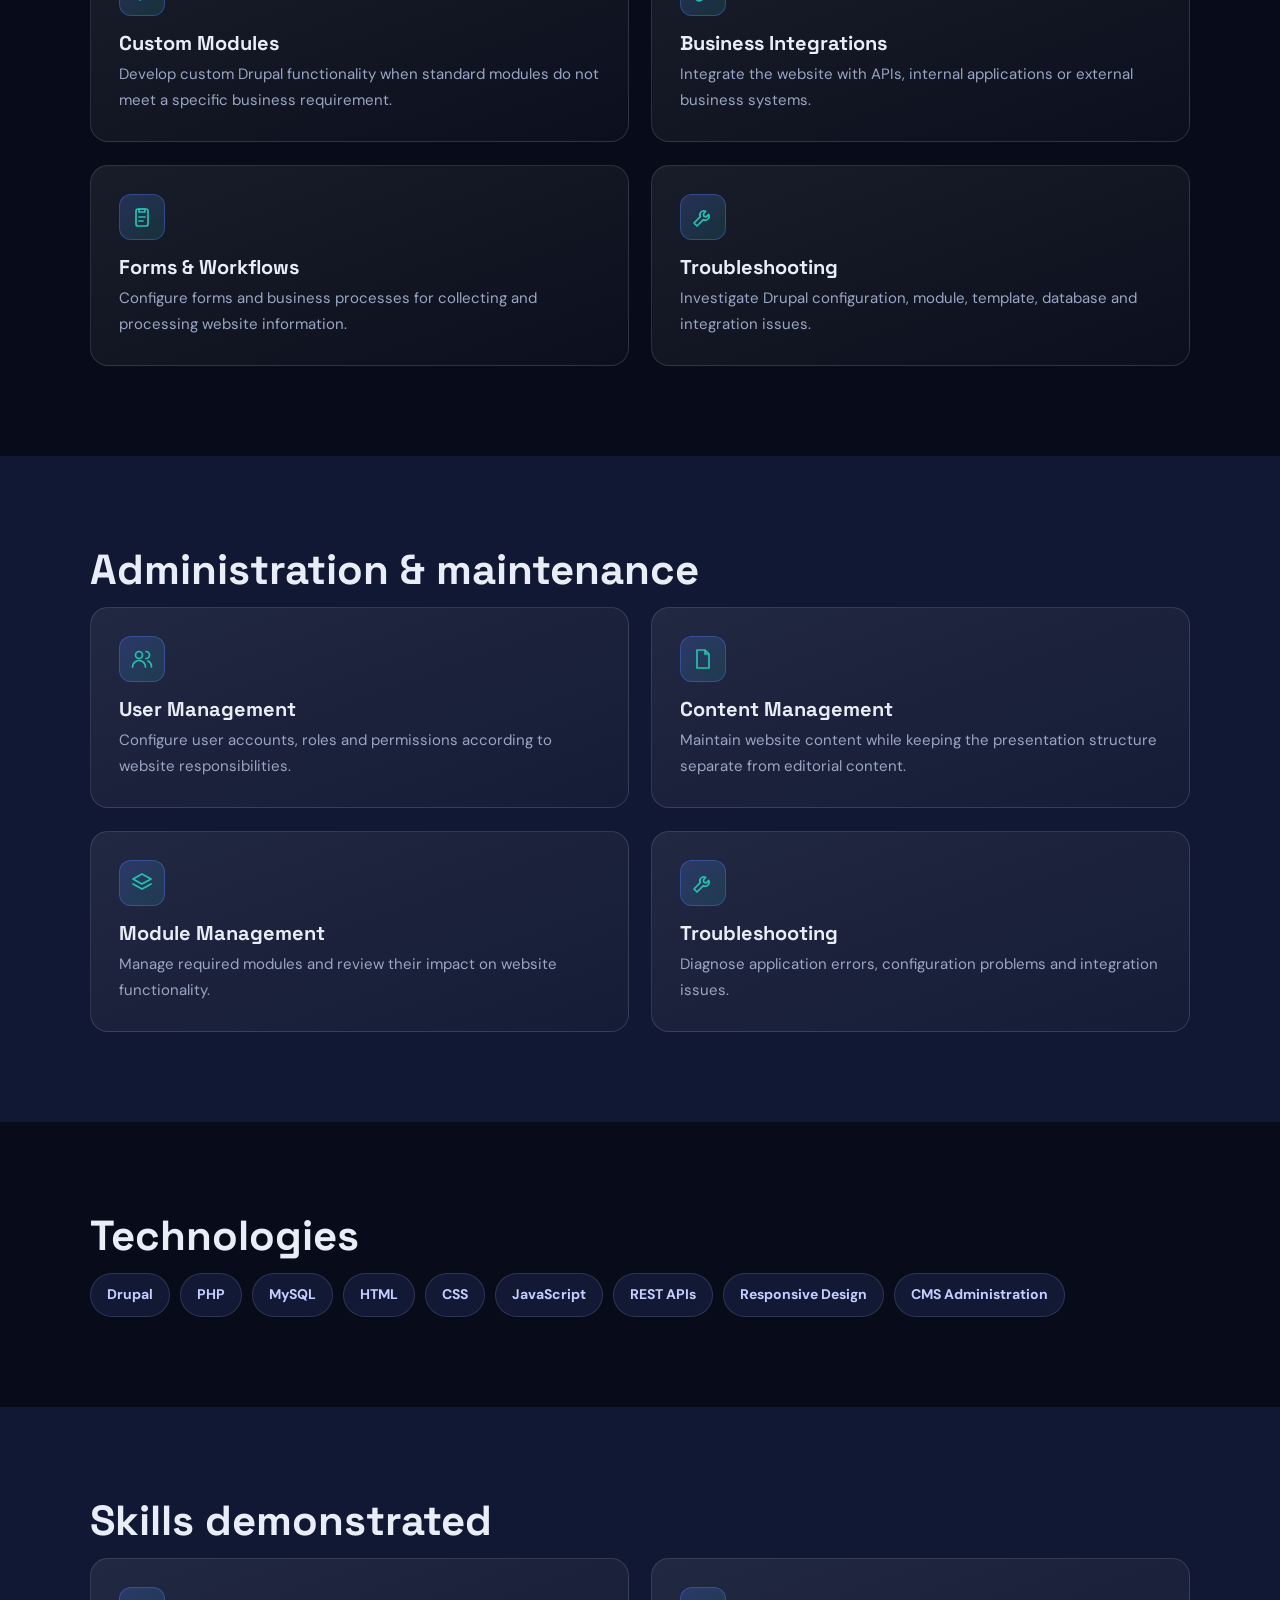
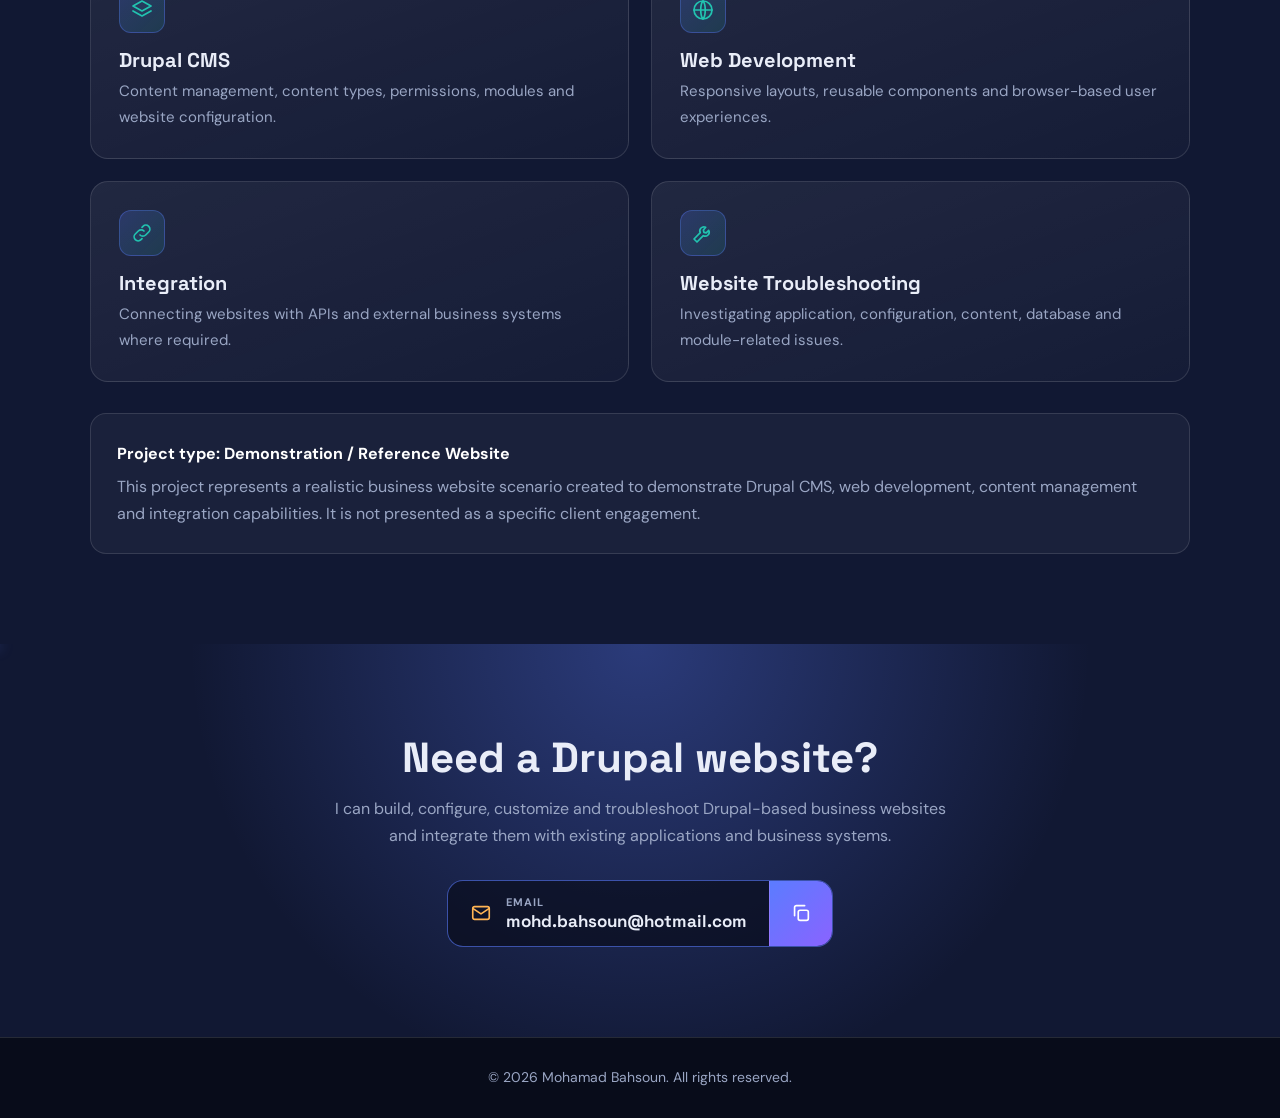
<file: projects/drupal-business-website.html>
<!DOCTYPE html>
<html lang="en">
<head>
<meta charset="UTF-8">
<meta name="viewport" content="width=device-width, initial-scale=1.0">
<title>Drupal Business Website | Mohamad Bahsoun</title>
<meta name="description" content="Drupal business website development demonstrating CMS configuration, content management, responsive design, custom development and integrations.">
<link rel="preconnect" href="https://fonts.googleapis.com"><link rel="preconnect" href="https://fonts.gstatic.com" crossorigin>
<link href="https://fonts.googleapis.com/css2?family=Space+Grotesk:wght@500;700&family=DM+Sans:wght@400;500;700&display=swap" rel="stylesheet">
<link rel="stylesheet" href="../assets/css/project.min.css">
</head>
<body>
<div id="bar"></div>
<nav><div class="wrap nav"><a class="logo" href="../index.html" aria-label="Mohamad Bahsoun, Digital Solutions Consultant"><span class="av">MB<img src="../assets/MB-Img.png" alt="" onload="this.parentNode.classList.add('ok')" onerror="this.remove()"></span><span><b>Mohamad Bahsoun</b><small>Digital Solutions Consultant</small></span></a><ul><li><a href="../index.html">Home</a></li><li><a href="#overview">Overview</a></li><li><a href="#architecture">Architecture</a></li><li><a href="#features">Features</a></li><li><a href="#technology">Technology</a></li></ul></div></nav>
<header class="hero"><div class="orb o1" data-s=".2"></div><div class="orb o2" data-s="-.12"></div>
<div class="wrap"><div class="badge">Demonstration / Reference Website</div>
<h1>Drupal Business Website</h1>
<p>A structured and responsive business website built around Drupal CMS, demonstrating content management, reusable components, custom configuration and integration with business systems.</p></div></header>
<section id="overview"><div class="wrap">
<div class="rv"><h2>Project overview</h2><p class="intro">A typical company website where content editors manage website information through Drupal while the presentation and application logic stay maintainable.</p></div>
<div class="grid " data-icons='["building", "layers", "file", "code"]' data-cards='[["Business Scenario", "A company requires a professional website for presenting its services, company information, news and customer contact options."], ["CMS Solution", "Drupal provides the content management platform, allowing authorized users to maintain structured website content."], ["Content Management", "Content types and reusable components allow editors to maintain pages without changing the underlying website code."], ["Custom Development", "Drupal can be extended with custom modules, integrations and application-specific functionality when required."]]'></div>
</div></section>
<section class="alt"><div class="wrap">
<div class="rv"><h2>Website structure</h2><p class="intro">The website is organized around common business content areas and reusable components.</p></div>
<div class="site rv tilt" style="transform:perspective(1200px) rotateX(var(--rx,0deg)) rotateY(var(--ry,0deg));transition:transform .15s ease-out"><div class="bb"><i></i><i></i><i></i><span>www.example-business.com</span></div><div class="sh"><b>BUSINESS</b><div><span>Home</span><span>Services</span><span>About</span><span>News</span><span>Contact</span></div></div><div class="shero"><h3>Professional Business Solutions</h3><p>A responsive website structure designed to communicate company services, information and business content clearly.</p></div><div class="sc"><div><b>Services</b><p>Present products, services and business solutions.</p></div><div><b>Company</b><p>Share company information, background and business details.</p></div><div><b>Contact</b><p>Provide contact information and inquiry options.</p></div></div></div>
</div></section>
<section id="architecture"><div class="wrap">
<div class="rv"><h2>Drupal architecture</h2><p class="intro">Content management is separated from the presentation layer, giving a flexible foundation for future website functionality.</p></div>
<div class="flow rv" role="img" aria-label="Drupal architecture: visitor, browser, Drupal application, content types and custom modules, database; editors use the Drupal admin UI"><div class="tier" style="--c1:#b8741a;--c2:#ffb454">Website Visitor<small>Public audience</small></div><div class="vline f" style="--c2:#8a63ff"></div><div class="tier" style="--c1:#2a3fd0;--c2:#5b7cff">Web Browser<small>Responsive front end</small></div><div class="vline f" style="--c2:#8a63ff"></div><div class="tier" style="--c1:#4a2bd0;--c2:#8a63ff">Drupal Application<small>Themes / Templates</small></div><div class="vline f"></div><div class="branches"><div class="branch"><div class="node">Content Types</div></div><div class="branch"><div class="node">Custom Modules</div></div></div><div class="mrg"><div></div><div></div></div><div class="tier" style="--c1:#0e7584;--c2:#22c3b0">Database<small>MySQL</small></div><div class="row"><small class="l">Editing workflow</small><div class="tier" style="--c1:#b8741a;--c2:#ffb454">Content Editors<small>Authorized users</small></div><span class="arrow" style="animation:none">→</span><div class="tier" style="--c1:#4a2bd0;--c2:#8a63ff">Drupal Admin UI<small>Manage content &amp; settings</small></div></div></div>
<div class="rv" style="margin-top:60px"><h3 style="font-size:clamp(24px,3vw,32px);margin-bottom:12px">Website data flow</h3><p class="intro" style="margin-bottom:24px">How information moves through the website for visitors, editors and business integrations. Illustrative flow.</p></div>
<div class="mf2 rv"><svg viewBox="0 0 870 430" role="img" aria-label="Website data flow: a visitor viewing a page, an editor publishing content and a business system integration, each passing through Drupal and the database"><text class="ttl" x="10" y="26">Visitor viewing a page</text><line class="ln" x1="170" y1="75" x2="240" y2="75"/><line class="ln" x1="400" y1="75" x2="470" y2="75"/><line class="ln" x1="630" y1="75" x2="700" y2="75"/><rect class="n a" x="10" y="40" width="160" height="70" rx="14"/><text x="90" y="72">Visitor</text><text class="sub" x="90" y="92">Opens the site</text><rect class="n s" x="240" y="40" width="160" height="70" rx="14"/><text x="320" y="72">Web Browser</text><text class="sub" x="320" y="92">Responsive page</text><rect class="n s" x="470" y="40" width="160" height="70" rx="14"/><text x="550" y="72">Drupal</text><text class="sub" x="550" y="92">Themes + templates</text><rect class="n t" x="700" y="40" width="160" height="70" rx="14"/><text x="780" y="72">Database</text><text class="sub" x="780" y="92">Stored content</text><text class="sub" x="205" y="67">request</text><text class="sub" x="435" y="67">render</text><text class="sub" x="665" y="67">query</text><circle class="dot a1" cx="170" cy="75" r="6"/><circle class="dot a2" cx="400" cy="75" r="6"/><circle class="dot a3" cx="630" cy="75" r="6"/><text class="ttl" x="10" y="176">Editor publishing content</text><line class="ln" x1="170" y1="225" x2="240" y2="225"/><line class="ln" x1="400" y1="225" x2="470" y2="225"/><line class="ln" x1="630" y1="225" x2="700" y2="225"/><rect class="n a" x="10" y="190" width="160" height="70" rx="14"/><text x="90" y="222">Content Editor</text><text class="sub" x="90" y="242">Authorized user</text><rect class="n s" x="240" y="190" width="160" height="70" rx="14"/><text x="320" y="222">Drupal Admin UI</text><text class="sub" x="320" y="242">Content forms</text><rect class="n s" x="470" y="190" width="160" height="70" rx="14"/><text x="550" y="222">Content Types</text><text class="sub" x="550" y="242">Fields + validation</text><rect class="n t" x="700" y="190" width="160" height="70" rx="14"/><text x="780" y="222">Database</text><text class="sub" x="780" y="242">Saves the content</text><text class="sub" x="205" y="217">edit</text><text class="sub" x="435" y="217">validate</text><text class="sub" x="665" y="217">save</text><circle class="dot b1" cx="170" cy="225" r="6"/><circle class="dot b2" cx="400" cy="225" r="6"/><circle class="dot b3" cx="630" cy="225" r="6"/><text class="ttl" x="10" y="326">Business integration</text><line class="ln" x1="170" y1="375" x2="240" y2="375"/><line class="ln" x1="400" y1="375" x2="470" y2="375"/><line class="ln" x1="630" y1="375" x2="700" y2="375"/><rect class="n a" x="10" y="340" width="160" height="70" rx="14"/><text x="90" y="372">Business System</text><text class="sub" x="90" y="392">External application</text><rect class="n s" x="240" y="340" width="160" height="70" rx="14"/><text x="320" y="372">API Endpoint</text><text class="sub" x="320" y="392">Integration request</text><rect class="n s" x="470" y="340" width="160" height="70" rx="14"/><text x="550" y="372">Custom Module</text><text class="sub" x="550" y="392">Business logic</text><rect class="n t" x="700" y="340" width="160" height="70" rx="14"/><text x="780" y="372">Drupal Content</text><text class="sub" x="780" y="392">Updated on the site</text><text class="sub" x="205" y="367">call</text><text class="sub" x="435" y="367">process</text><text class="sub" x="665" y="367">update</text><circle class="dot c1" cx="170" cy="375" r="6"/><circle class="dot c2" cx="400" cy="375" r="6"/><circle class="dot c3" cx="630" cy="375" r="6"/></svg></div>
</div></section>
<section class="alt"><div class="wrap">
<div class="rv"><h2>Content model</h2><p class="intro">Content types provide a structured way to manage different types of information throughout the website.</p></div>
<div class="grid" data-trees='[["Page", ["Title", "Summary", "Main Content", "Image", "SEO Information"]], ["Service", ["Service Name", "Description", "Features", "Image", "Contact CTA"]], ["News Article", ["Title", "Publication Date", "Author", "Summary", "Content", "Image"]], ["Contact", ["Address", "Phone", "Email", "Contact Form"]]]'></div>
</div></section>
<section id="features"><div class="wrap">
<div class="rv"><h2>Website features</h2><p class="intro">Common functionality required by business websites.</p></div>
<ul class="chips" data-chips='["Drupal CMS configuration", "Structured content types", "Responsive website design", "Reusable content components", "Service pages", "News and article pages", "Navigation management", "Image and media management", "Contact forms", "SEO-friendly page structure", "User roles and permissions", "Custom module integration"]'></ul>
</div></section>
<section class="alt"><div class="wrap">
<div class="rv"><h2>Development approach</h2></div>
<div class="steps" data-steps='[["Requirements", "Identify website pages, content types, user roles, functionality and integration requirements."], ["Content Architecture", "Define content types, fields, relationships and reusable components."], ["Theme &amp; Template Development", "Configure or develop the presentation layer and responsive page templates."], ["Drupal Configuration", "Configure content management, navigation, users, permissions and required modules."], ["Testing", "Validate content, forms, permissions, responsive layouts and integrations."], ["Deployment &amp; Maintenance", "Deploy to the target environment and maintain the CMS, modules, content and integrations."]]'><div class="fill"></div></div>
</div></section>
<section><div class="wrap">
<div class="rv"><h2>Custom development &amp; integration</h2></div>
<div class="grid " data-icons='["code", "link", "clipboard", "tool"]' data-cards='[["Custom Modules", "Develop custom Drupal functionality when standard modules do not meet a specific business requirement."], ["Business Integrations", "Integrate the website with APIs, internal applications or external business systems."], ["Forms & Workflows", "Configure forms and business processes for collecting and processing website information."], ["Troubleshooting", "Investigate Drupal configuration, module, template, database and integration issues."]]'></div>
</div></section>
<section class="alt"><div class="wrap">
<div class="rv"><h2>Administration &amp; maintenance</h2></div>
<div class="grid " data-icons='["users", "file", "layers", "tool"]' data-cards='[["User Management", "Configure user accounts, roles and permissions according to website responsibilities."], ["Content Management", "Maintain website content while keeping the presentation structure separate from editorial content."], ["Module Management", "Manage required modules and review their impact on website functionality."], ["Troubleshooting", "Diagnose application errors, configuration problems and integration issues."]]'></div>
</div></section>
<section id="technology"><div class="wrap">
<div class="rv"><h2>Technologies</h2></div>
<div class="tech rv" data-tech='["Drupal", "PHP", "MySQL", "HTML", "CSS", "JavaScript", "REST APIs", "Responsive Design", "CMS Administration"]'></div>
</div></section>
<section class="alt"><div class="wrap">
<div class="rv"><h2>Skills demonstrated</h2></div>
<div class="grid " data-icons='["layers", "globe", "link", "tool"]' data-cards='[["Drupal CMS", "Content management, content types, permissions, modules and website configuration."], ["Web Development", "Responsive layouts, reusable components and browser-based user experiences."], ["Integration", "Connecting websites with APIs and external business systems where required."], ["Website Troubleshooting", "Investigating application, configuration, content, database and module-related issues."]]'></div><div class="disc rv" style="margin-top:30px"><strong>Project type: Demonstration / Reference Website</strong>This project represents a realistic business website scenario created to demonstrate Drupal CMS, web development, content management and integration capabilities. It is not presented as a specific client engagement.</div>
</div></section>
<section class="cta"><div class="wrap">
<h2>Need a Drupal website?</h2>
<p>I can build, configure, customize and troubleshoot Drupal-based business websites and integrate them with existing applications and business systems.</p>
<div class="contact"><div class="mail"><a href="mailto:mohd.bahsoun@hotmail.com?subject=Drupal%20Website"><svg viewBox="0 0 24 24" fill="none" stroke="currentColor" stroke-width="1.8" stroke-linecap="round" stroke-linejoin="round" aria-hidden="true"><rect x="3" y="5" width="18" height="14" rx="2"/><path d="m3 7 9 6 9-6"/></svg><div><small>Email</small><span>mohd.bahsoun@hotmail.com</span></div></a><button id="cp" type="button" aria-label="Copy email address" title="Copy email"><svg class="cp" viewBox="0 0 24 24" fill="none" stroke="currentColor" stroke-width="1.8" stroke-linecap="round" stroke-linejoin="round" aria-hidden="true"><rect x="9" y="9" width="11" height="11" rx="2"/><path d="M5 15V6a2 2 0 0 1 2-2h9"/></svg><svg class="ck" viewBox="0 0 24 24" fill="none" stroke="currentColor" stroke-width="2.4" stroke-linecap="round" stroke-linejoin="round" aria-hidden="true"><path d="m5 12.5 4.5 4.5L19 7"/></svg></button></div><a id="li" class="li" href="#" target="_blank" rel="noopener" aria-label="LinkedIn profile" title="LinkedIn" hidden><svg viewBox="0 0 24 24" fill="currentColor" aria-hidden="true"><path d="M20.45 20.45h-3.56v-5.57c0-1.33-.03-3.04-1.85-3.04-1.86 0-2.14 1.45-2.14 2.94v5.67H9.35V9h3.41v1.56h.05c.48-.9 1.64-1.85 3.37-1.85 3.6 0 4.27 2.37 4.27 5.46v6.28zM5.34 7.43a2.06 2.06 0 1 1 0-4.12 2.06 2.06 0 0 1 0 4.12zM7.12 20.45H3.56V9h3.56v11.45z"/></svg></a></div>
</div></section>
<footer>© 2026 Mohamad Bahsoun. All rights reserved.</footer>
<script>
const LINKEDIN="";   // paste your LinkedIn profile URL here
</script>
<script src="../assets/js/project.min.js" defer></script>
</body>
</html>
</file>
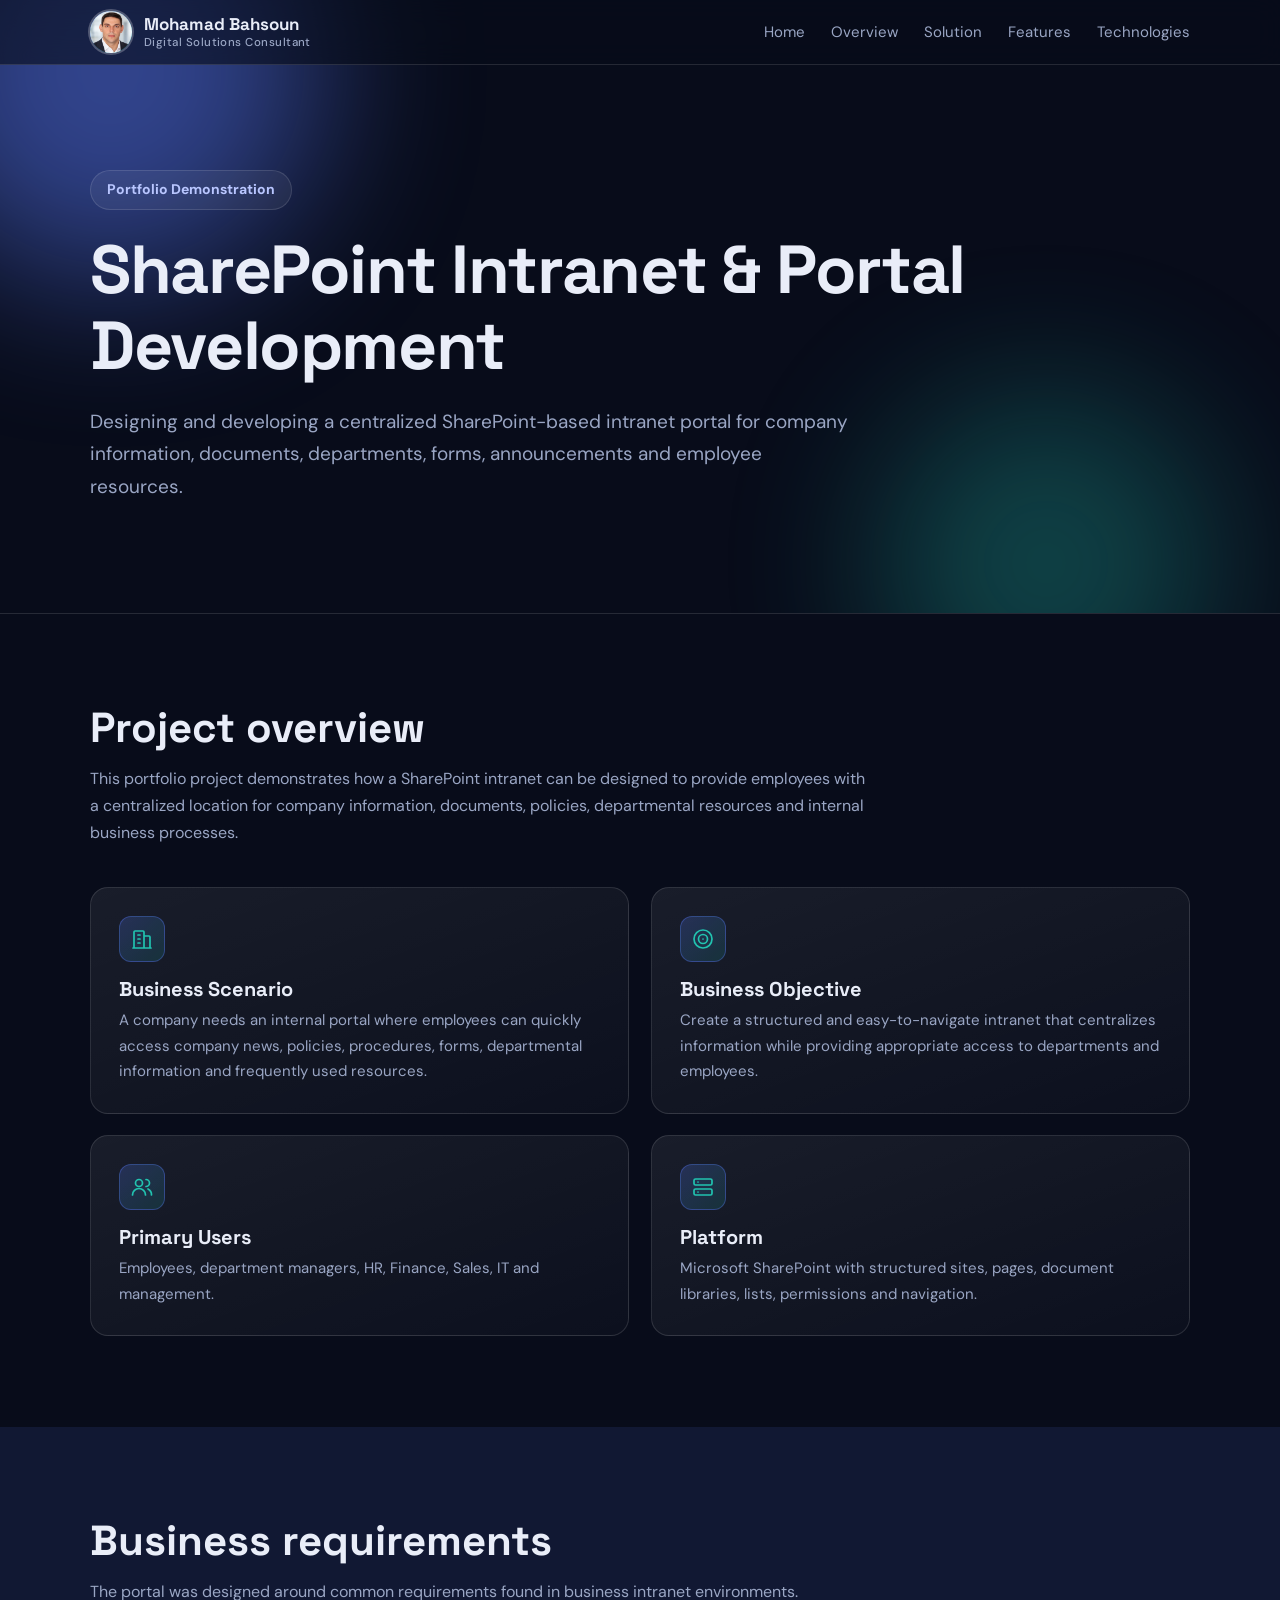
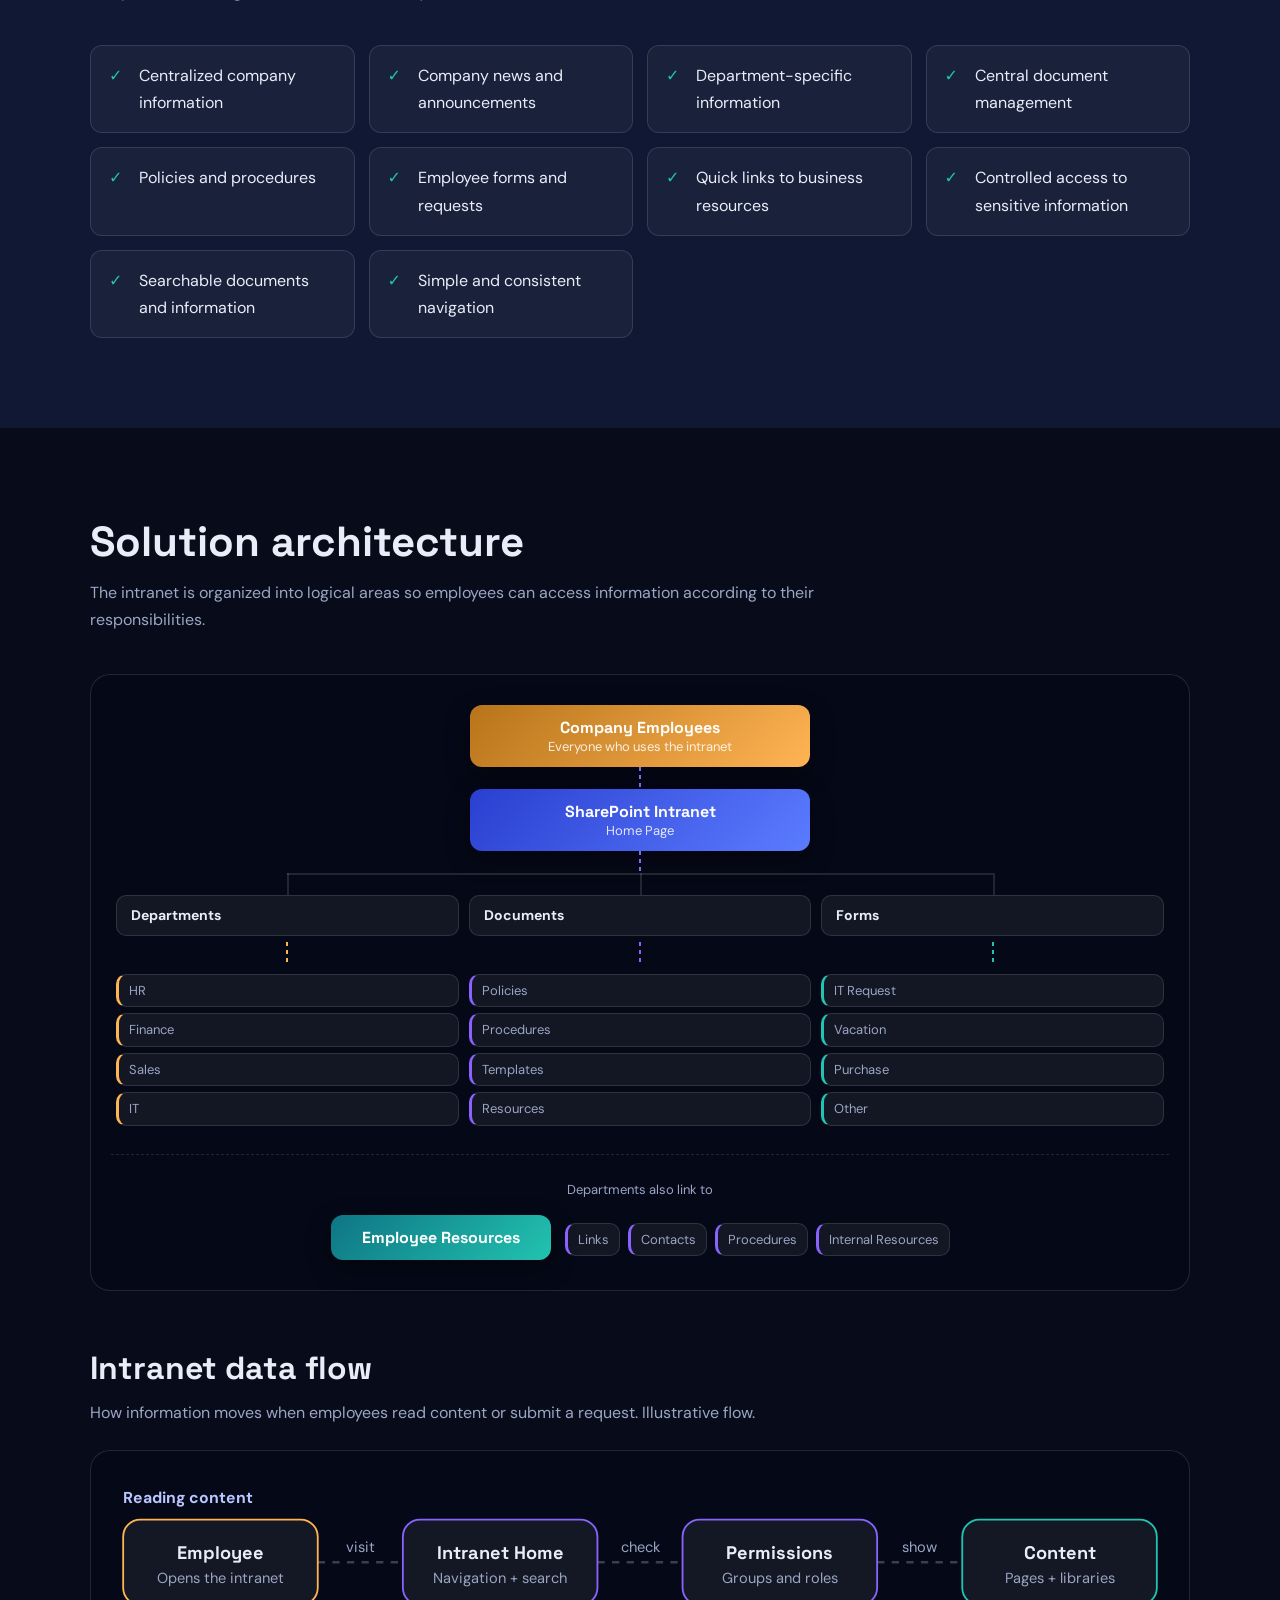
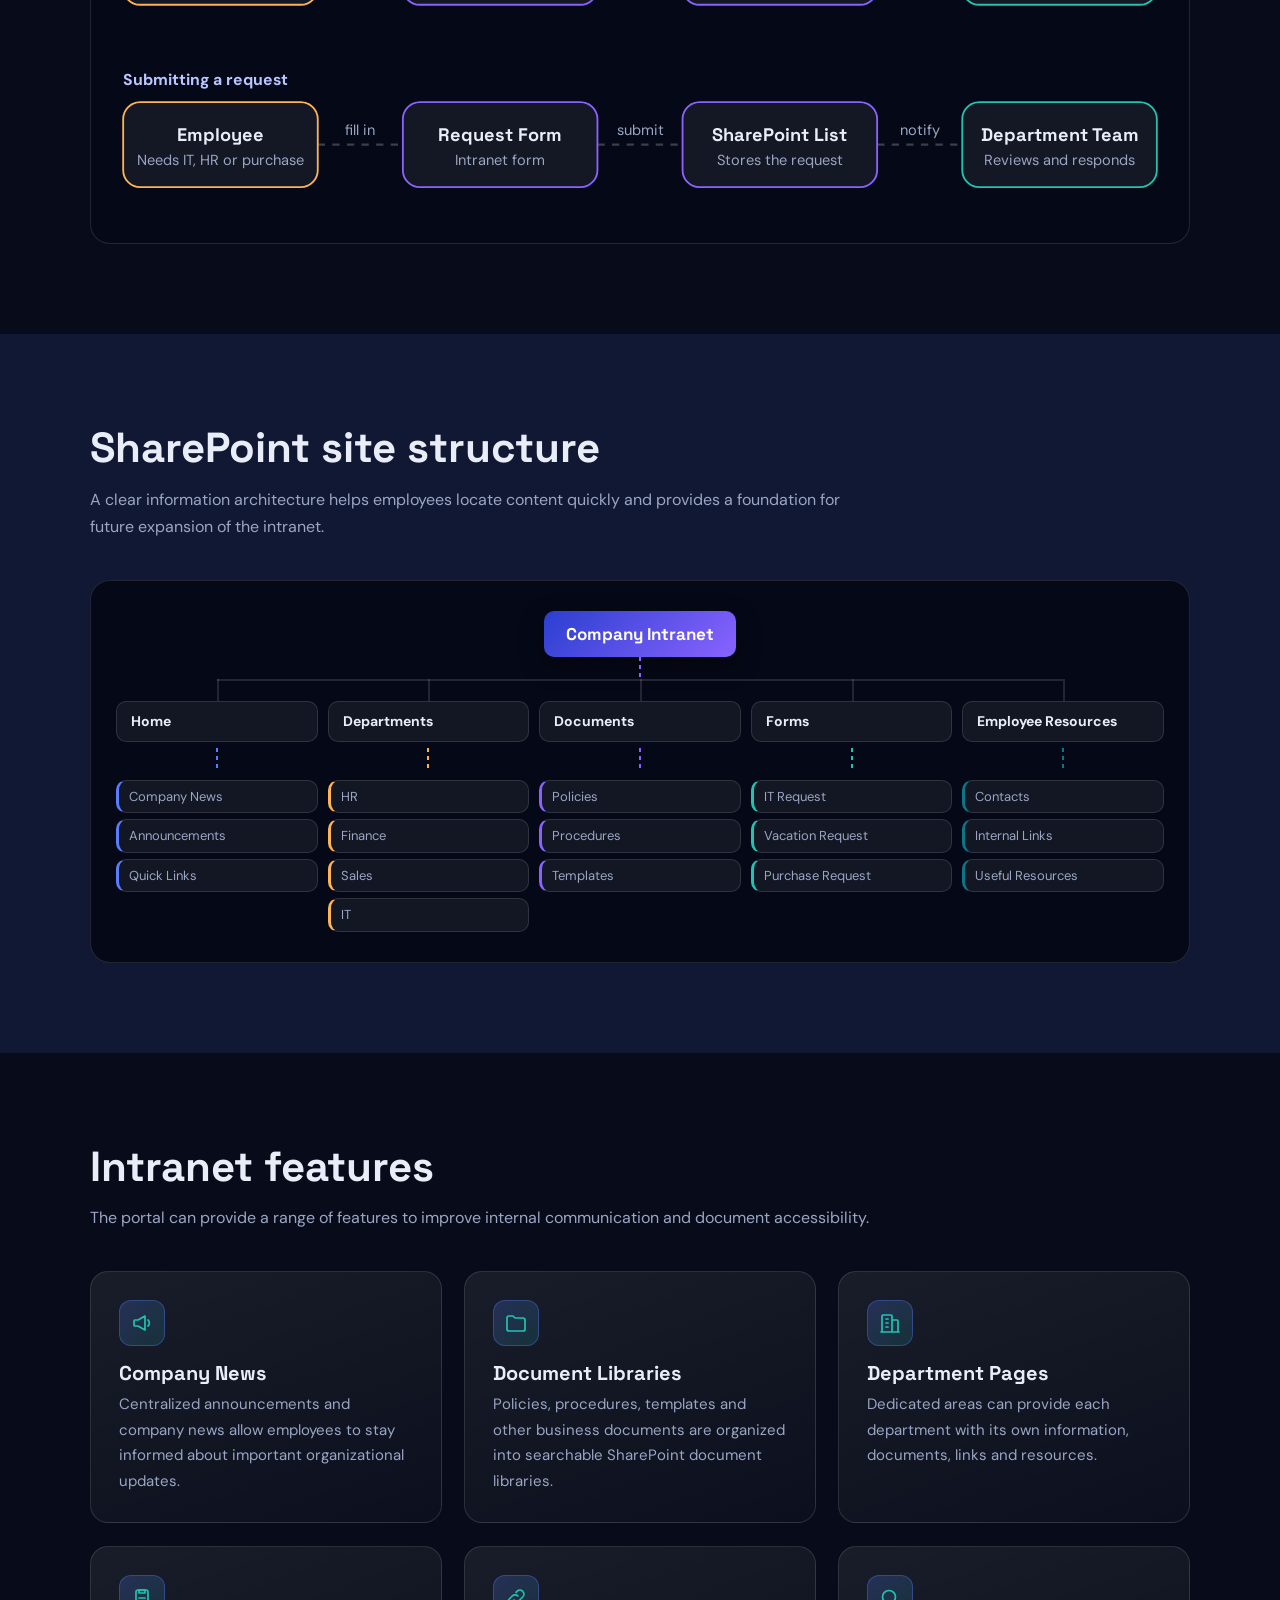
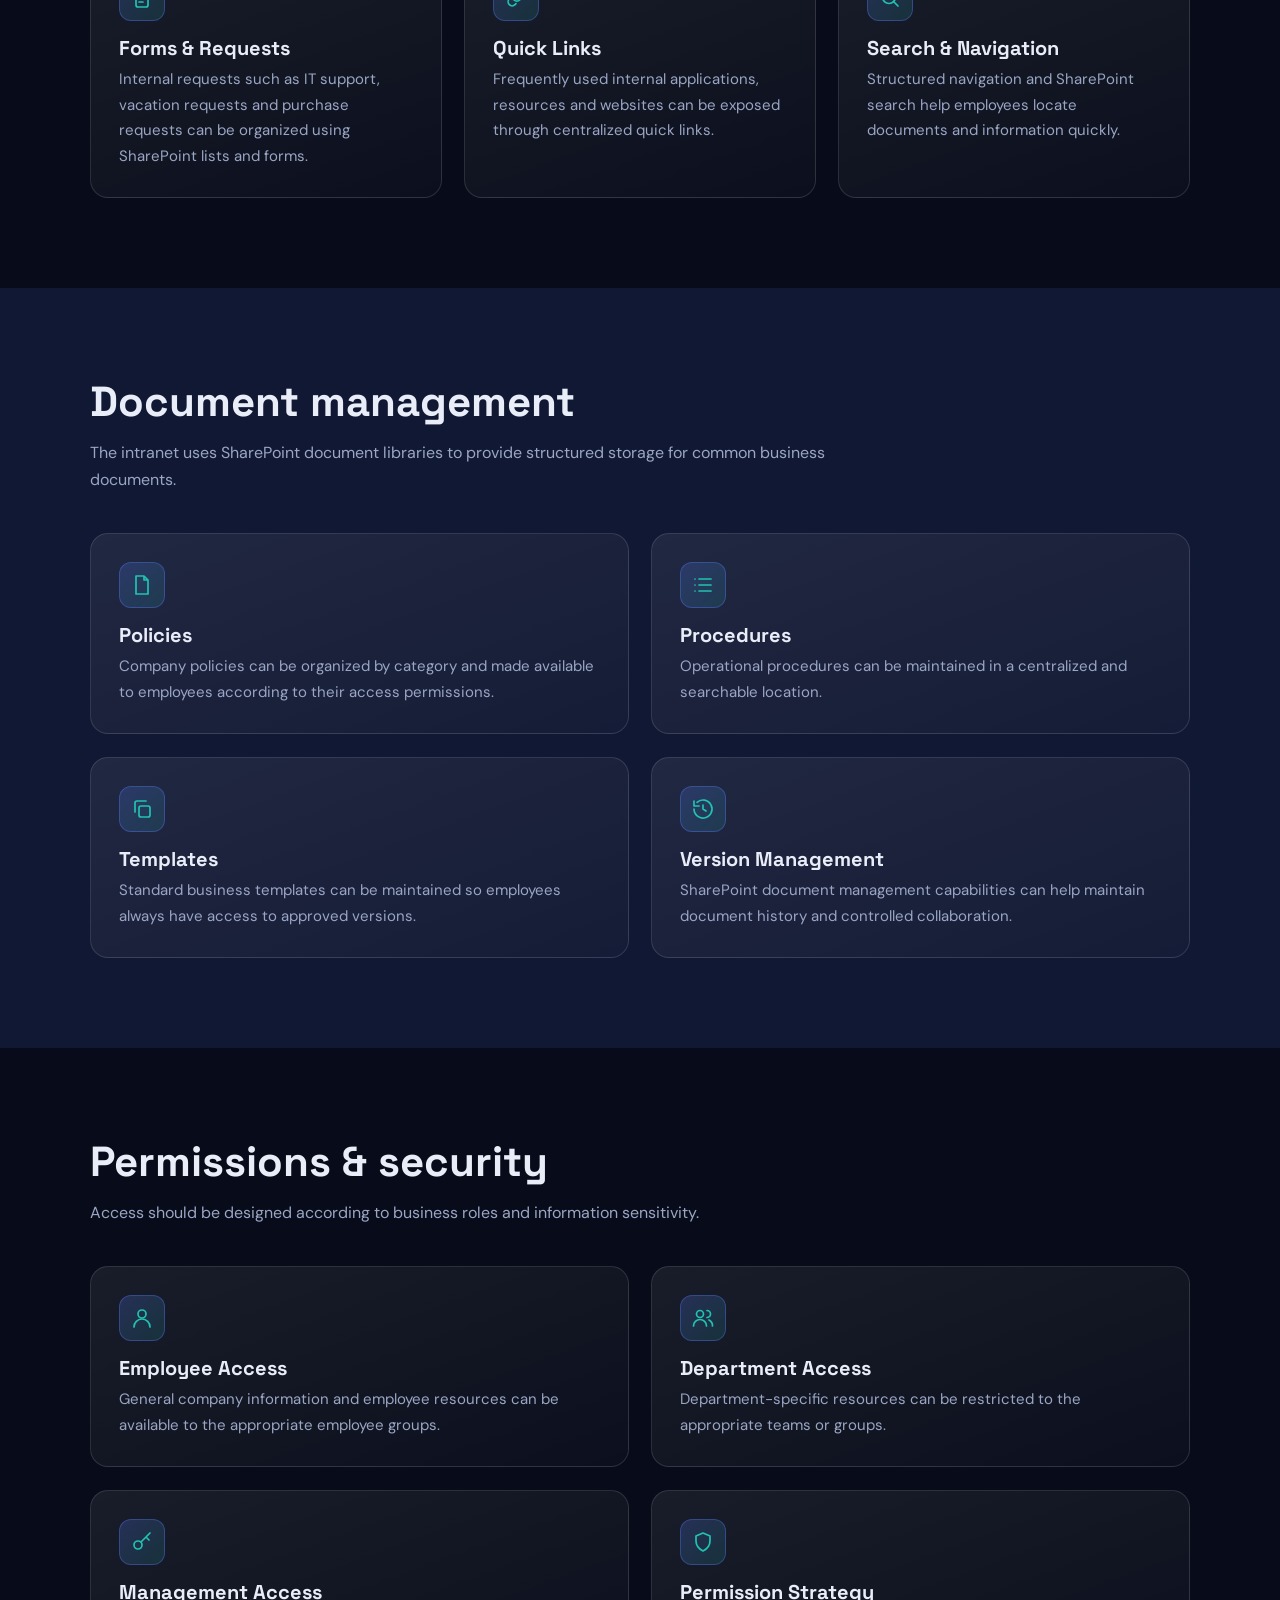
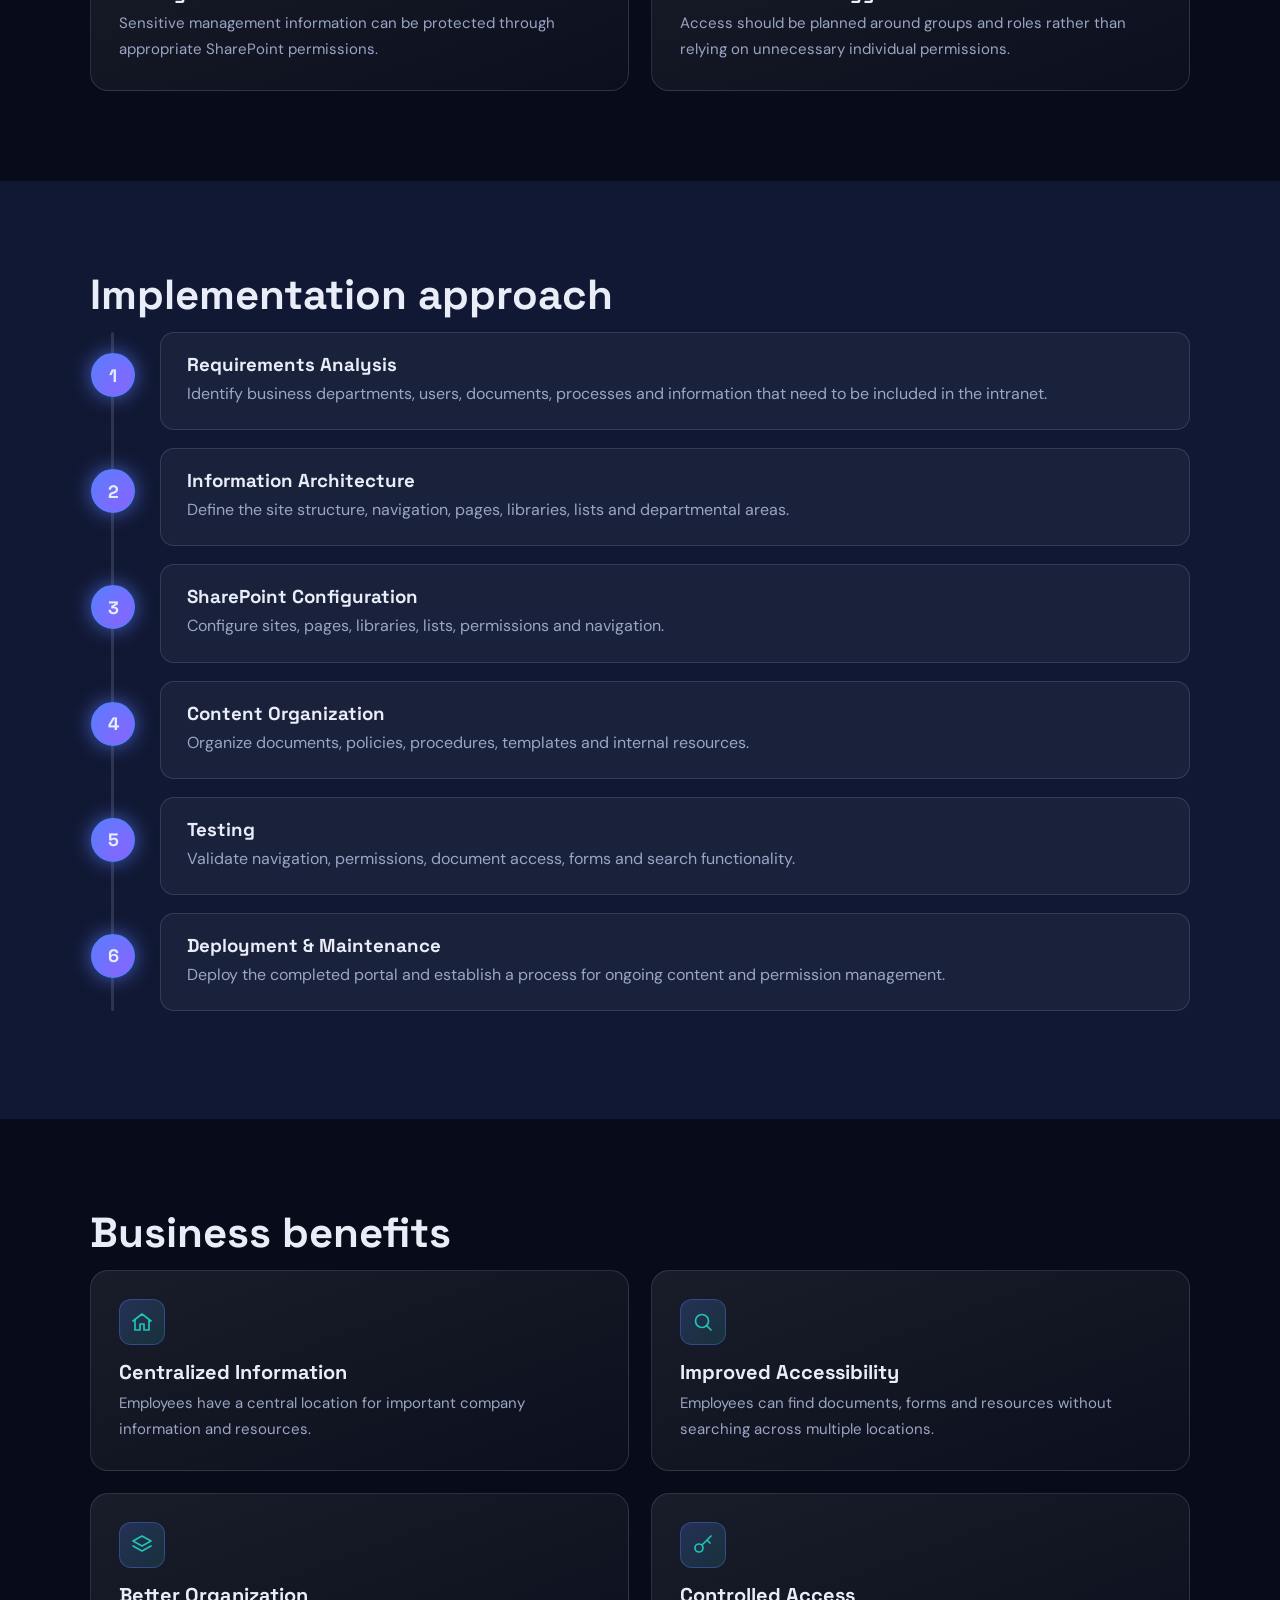
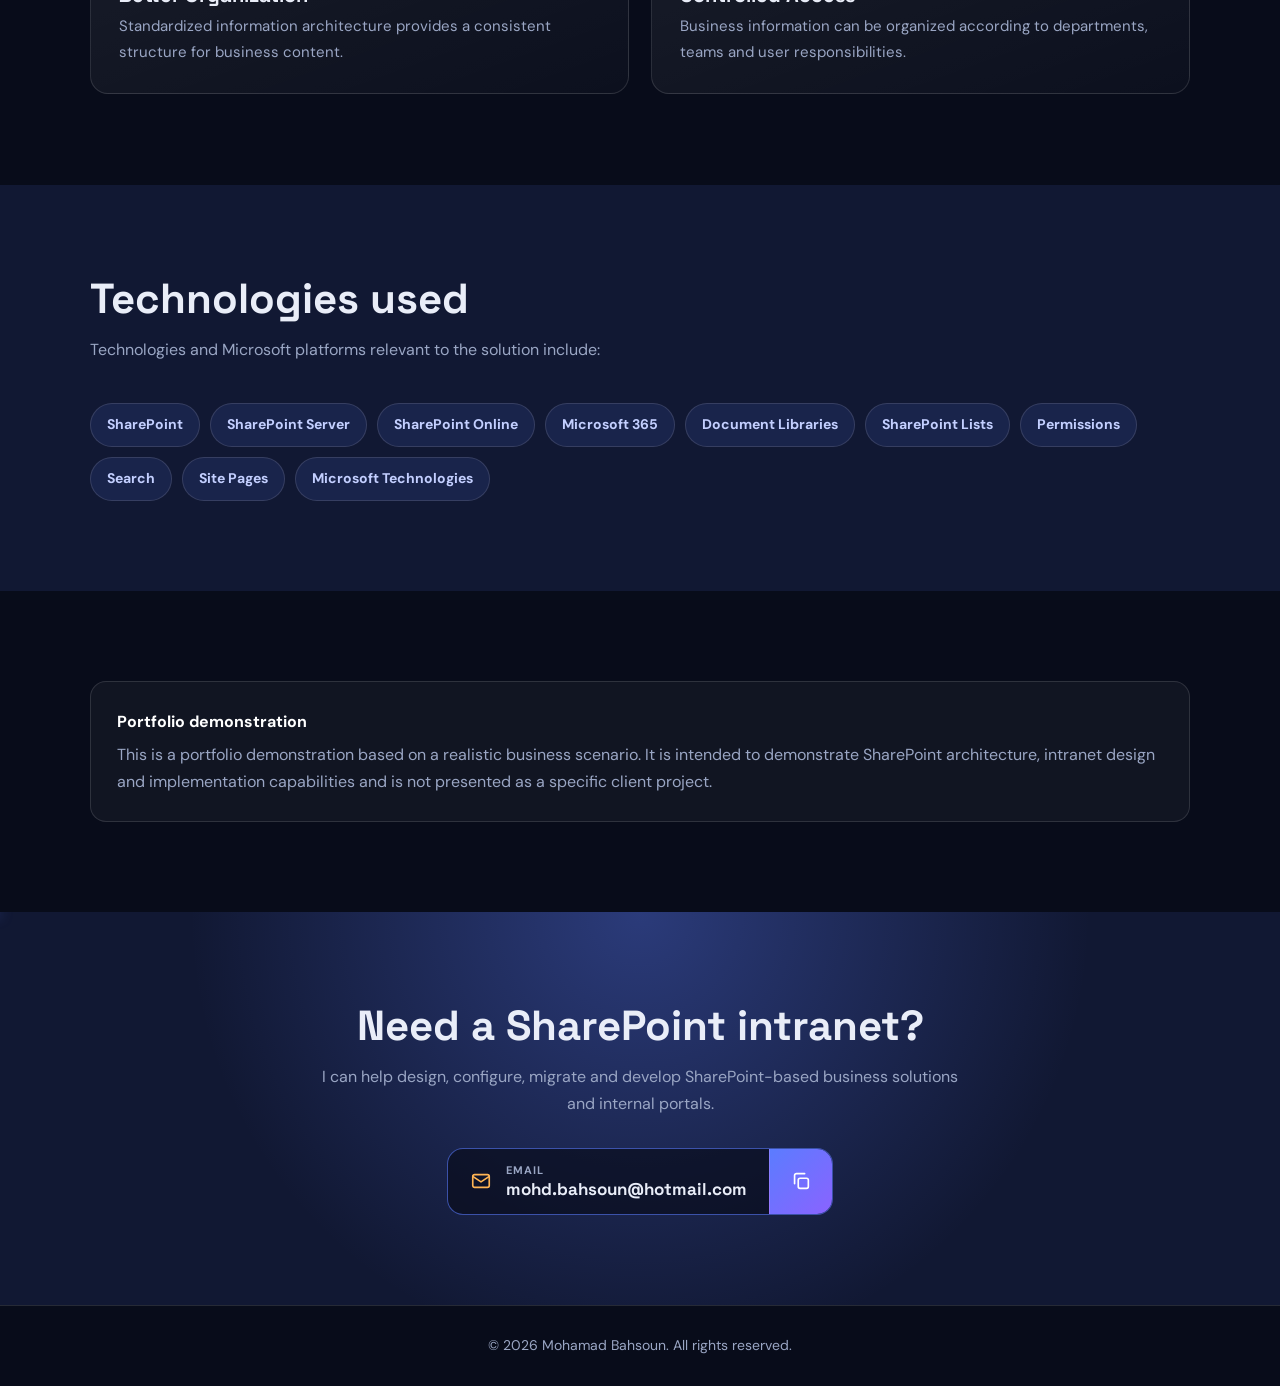
<file: projects/sharepoint-intranet.html>
<!DOCTYPE html>
<html lang="en">
<head>
<meta charset="UTF-8">
<meta name="viewport" content="width=device-width, initial-scale=1.0">
<title>SharePoint Intranet &amp; Portal Development | Mohamad Bahsoun</title>
<meta name="description" content="Portfolio case study demonstrating the design and development of a SharePoint-based company intranet portal.">
<link rel="preconnect" href="https://fonts.googleapis.com"><link rel="preconnect" href="https://fonts.gstatic.com" crossorigin>
<link href="https://fonts.googleapis.com/css2?family=Space+Grotesk:wght@500;700&family=DM+Sans:wght@400;500;700&display=swap" rel="stylesheet">
<link rel="stylesheet" href="../assets/css/project.min.css">
</head>
<body class="sp">
<div id="bar"></div>
<nav><div class="wrap nav"><a class="logo" href="../index.html" aria-label="Mohamad Bahsoun, Digital Solutions Consultant"><span class="av">MB<img src="../assets/MB-Img.png" alt="" onload="this.parentNode.classList.add('ok')" onerror="this.remove()"></span><span><b>Mohamad Bahsoun</b><small>Digital Solutions Consultant</small></span></a>
<ul><li><a href="../index.html">Home</a></li><li><a href="#overview">Overview</a></li><li><a href="#solution">Solution</a></li><li><a href="#features">Features</a></li><li><a href="#technologies">Technologies</a></li></ul></div></nav>

<header class="hero"><div class="orb o1" data-s=".2"></div><div class="orb o2" data-s="-.12"></div>
<div class="wrap"><div class="badge">Portfolio Demonstration</div>
<h1>SharePoint Intranet &amp; Portal Development</h1>
<p>Designing and developing a centralized SharePoint-based intranet portal for company information, documents, departments, forms, announcements and employee resources.</p></div></header>

<section id="overview"><div class="wrap">
<div class="rv"><h2>Project overview</h2><p class="intro">This portfolio project demonstrates how a SharePoint intranet can be designed to provide employees with a centralized location for company information, documents, policies, departmental resources and internal business processes.</p></div>
<div class="grid " data-icons='["building", "goal", "users", "server"]' data-cards='[["Business Scenario", "A company needs an internal portal where employees can quickly access company news, policies, procedures, forms, departmental information and frequently used resources."], ["Business Objective", "Create a structured and easy-to-navigate intranet that centralizes information while providing appropriate access to departments and employees."], ["Primary Users", "Employees, department managers, HR, Finance, Sales, IT and management."], ["Platform", "Microsoft SharePoint with structured sites, pages, document libraries, lists, permissions and navigation."]]'></div>
</div></section>

<section class="alt"><div class="wrap">
<div class="rv"><h2>Business requirements</h2><p class="intro">The portal was designed around common requirements found in business intranet environments.</p></div>
<ul class="chips" data-chips='["Centralized company information", "Company news and announcements", "Department-specific information", "Central document management", "Policies and procedures", "Employee forms and requests", "Quick links to business resources", "Controlled access to sensitive information", "Searchable documents and information", "Simple and consistent navigation"]'></ul>
</div></section>

<section id="solution"><div class="wrap">
<div class="rv"><h2>Solution architecture</h2><p class="intro">The intranet is organized into logical areas so employees can access information according to their responsibilities.</p></div>
<div class="flow wide rv" role="img" aria-label="Intranet architecture: company employees reach the SharePoint intranet home page, which leads to departments, documents and forms; departments link to employee resources"><div class="tier" style="--c1:#b8741a;--c2:#ffb454">Company Employees<small>Everyone who uses the intranet</small></div><div class="vline f"></div><div class="tier" style="--c1:#2a3fd0;--c2:#5b7cff">SharePoint Intranet<small>Home Page</small></div><div class="vline f"></div><div class="branches"><div class="branch" style="--c2:#ffb454"><div class="node">Departments</div><div class="vline f"></div><div class="kids"><div class="node sm">HR</div><div class="node sm">Finance</div><div class="node sm">Sales</div><div class="node sm">IT</div></div></div><div class="branch" style="--c2:#8a63ff"><div class="node">Documents</div><div class="vline f"></div><div class="kids"><div class="node sm">Policies</div><div class="node sm">Procedures</div><div class="node sm">Templates</div><div class="node sm">Resources</div></div></div><div class="branch" style="--c2:#22c3b0"><div class="node">Forms</div><div class="vline f"></div><div class="kids"><div class="node sm">IT Request</div><div class="node sm">Vacation</div><div class="node sm">Purchase</div><div class="node sm">Other</div></div></div></div><div class="row"><span class="l">Departments also link to</span><div class="tier" style="--c1:#0e7584;--c2:#22c3b0">Employee Resources<small></small></div><div class="kids"><div class="node sm">Links</div><div class="node sm">Contacts</div><div class="node sm">Procedures</div><div class="node sm">Internal Resources</div></div></div></div><div class="rv" style="margin-top:60px"><h3 style="font-size:clamp(24px,3vw,32px);margin-bottom:12px">Intranet data flow</h3><p class="intro" style="margin-bottom:24px">How information moves when employees read content or submit a request. Illustrative flow.</p></div>
<div class="mf2 rv"><svg viewBox="0 0 870 290" role="img" aria-label="Intranet data flow: an employee reads content through the home page and a permissions check, or submits a request through a form into a SharePoint list for the department team"><text class="ttl" x="10" y="26">Reading content</text><line class="ln" x1="170" y1="75" x2="240" y2="75"/><line class="ln" x1="400" y1="75" x2="470" y2="75"/><line class="ln" x1="630" y1="75" x2="700" y2="75"/><rect class="n a" x="10" y="40" width="160" height="70" rx="14"/><text x="90" y="72">Employee</text><text class="sub" x="90" y="92">Opens the intranet</text><rect class="n s" x="240" y="40" width="160" height="70" rx="14"/><text x="320" y="72">Intranet Home</text><text class="sub" x="320" y="92">Navigation + search</text><rect class="n s" x="470" y="40" width="160" height="70" rx="14"/><text x="550" y="72">Permissions</text><text class="sub" x="550" y="92">Groups and roles</text><rect class="n t" x="700" y="40" width="160" height="70" rx="14"/><text x="780" y="72">Content</text><text class="sub" x="780" y="92">Pages + libraries</text><text class="sub" x="205" y="67">visit</text><text class="sub" x="435" y="67">check</text><text class="sub" x="665" y="67">show</text><circle class="dot a1" cx="170" cy="75" r="6"/><circle class="dot a2" cx="400" cy="75" r="6"/><circle class="dot a3" cx="630" cy="75" r="6"/><text class="ttl" x="10" y="176">Submitting a request</text><line class="ln" x1="170" y1="225" x2="240" y2="225"/><line class="ln" x1="400" y1="225" x2="470" y2="225"/><line class="ln" x1="630" y1="225" x2="700" y2="225"/><rect class="n a" x="10" y="190" width="160" height="70" rx="14"/><text x="90" y="222">Employee</text><text class="sub" x="90" y="242">Needs IT, HR or purchase</text><rect class="n s" x="240" y="190" width="160" height="70" rx="14"/><text x="320" y="222">Request Form</text><text class="sub" x="320" y="242">Intranet form</text><rect class="n s" x="470" y="190" width="160" height="70" rx="14"/><text x="550" y="222">SharePoint List</text><text class="sub" x="550" y="242">Stores the request</text><rect class="n t" x="700" y="190" width="160" height="70" rx="14"/><text x="780" y="222">Department Team</text><text class="sub" x="780" y="242">Reviews and responds</text><text class="sub" x="205" y="217">fill in</text><text class="sub" x="435" y="217">submit</text><text class="sub" x="665" y="217">notify</text><circle class="dot b1" cx="170" cy="225" r="6"/><circle class="dot b2" cx="400" cy="225" r="6"/><circle class="dot b3" cx="630" cy="225" r="6"/></svg></div>
</div></section>

<section class="alt"><div class="wrap">
<div class="rv"><h2>SharePoint site structure</h2><p class="intro">A clear information architecture helps employees locate content quickly and provides a foundation for future expansion of the intranet.</p></div>
<div class="flow wide rv" role="img" aria-label="SharePoint site structure: Company Intranet with Home, Departments, Documents, Forms and Employee Resources"><div class="node root" style="--c1:#2a3fd0;--c2:#8a63ff;padding:12px 22px;font-size:17px">Company Intranet</div><div class="vline f"></div><div class="branches"><div class="branch" style="--c2:#5b7cff"><div class="node">Home</div><div class="vline f"></div><div class="kids"><div class="node sm">Company News</div><div class="node sm">Announcements</div><div class="node sm">Quick Links</div></div></div><div class="branch" style="--c2:#ffb454"><div class="node">Departments</div><div class="vline f"></div><div class="kids"><div class="node sm">HR</div><div class="node sm">Finance</div><div class="node sm">Sales</div><div class="node sm">IT</div></div></div><div class="branch" style="--c2:#8a63ff"><div class="node">Documents</div><div class="vline f"></div><div class="kids"><div class="node sm">Policies</div><div class="node sm">Procedures</div><div class="node sm">Templates</div></div></div><div class="branch" style="--c2:#22c3b0"><div class="node">Forms</div><div class="vline f"></div><div class="kids"><div class="node sm">IT Request</div><div class="node sm">Vacation Request</div><div class="node sm">Purchase Request</div></div></div><div class="branch" style="--c2:#0e7584"><div class="node">Employee Resources</div><div class="vline f"></div><div class="kids"><div class="node sm">Contacts</div><div class="node sm">Internal Links</div><div class="node sm">Useful Resources</div></div></div></div></div>
</div></section>

<section id="features"><div class="wrap">
<div class="rv"><h2>Intranet features</h2><p class="intro">The portal can provide a range of features to improve internal communication and document accessibility.</p></div>
<div class="grid g3" data-icons='["megaphone", "folder", "building", "clipboard", "link", "search"]' data-cards='[["Company News", "Centralized announcements and company news allow employees to stay informed about important organizational updates."], ["Document Libraries", "Policies, procedures, templates and other business documents are organized into searchable SharePoint document libraries."], ["Department Pages", "Dedicated areas can provide each department with its own information, documents, links and resources."], ["Forms & Requests", "Internal requests such as IT support, vacation requests and purchase requests can be organized using SharePoint lists and forms."], ["Quick Links", "Frequently used internal applications, resources and websites can be exposed through centralized quick links."], ["Search & Navigation", "Structured navigation and SharePoint search help employees locate documents and information quickly."]]'></div>
</div></section>

<section class="alt"><div class="wrap">
<div class="rv"><h2>Document management</h2><p class="intro">The intranet uses SharePoint document libraries to provide structured storage for common business documents.</p></div>
<div class="grid " data-icons='["file", "list", "copy", "history"]' data-cards='[["Policies", "Company policies can be organized by category and made available to employees according to their access permissions."], ["Procedures", "Operational procedures can be maintained in a centralized and searchable location."], ["Templates", "Standard business templates can be maintained so employees always have access to approved versions."], ["Version Management", "SharePoint document management capabilities can help maintain document history and controlled collaboration."]]'></div>
</div></section>

<section><div class="wrap">
<div class="rv"><h2>Permissions &amp; security</h2><p class="intro">Access should be designed according to business roles and information sensitivity.</p></div>
<div class="grid " data-icons='["user", "users", "key", "shield"]' data-cards='[["Employee Access", "General company information and employee resources can be available to the appropriate employee groups."], ["Department Access", "Department-specific resources can be restricted to the appropriate teams or groups."], ["Management Access", "Sensitive management information can be protected through appropriate SharePoint permissions."], ["Permission Strategy", "Access should be planned around groups and roles rather than relying on unnecessary individual permissions."]]'></div>
</div></section>

<section class="alt"><div class="wrap">
<div class="rv"><h2>Implementation approach</h2></div>
<div class="steps" data-steps='[["Requirements Analysis", "Identify business departments, users, documents, processes and information that need to be included in the intranet."], ["Information Architecture", "Define the site structure, navigation, pages, libraries, lists and departmental areas."], ["SharePoint Configuration", "Configure sites, pages, libraries, lists, permissions and navigation."], ["Content Organization", "Organize documents, policies, procedures, templates and internal resources."], ["Testing", "Validate navigation, permissions, document access, forms and search functionality."], ["Deployment & Maintenance", "Deploy the completed portal and establish a process for ongoing content and permission management."]]'><div class="fill"></div></div>
</div></section>

<section><div class="wrap">
<div class="rv"><h2>Business benefits</h2></div>
<div class="grid " data-icons='["home", "search", "layers", "key"]' data-cards='[["Centralized Information", "Employees have a central location for important company information and resources."], ["Improved Accessibility", "Employees can find documents, forms and resources without searching across multiple locations."], ["Better Organization", "Standardized information architecture provides a consistent structure for business content."], ["Controlled Access", "Business information can be organized according to departments, teams and user responsibilities."]]'></div>
</div></section>

<section id="technologies" class="alt"><div class="wrap">
<div class="rv"><h2>Technologies used</h2><p class="intro">Technologies and Microsoft platforms relevant to the solution include:</p></div>
<div class="tech rv" data-tech='["SharePoint", "SharePoint Server", "SharePoint Online", "Microsoft 365", "Document Libraries", "SharePoint Lists", "Permissions", "Search", "Site Pages", "Microsoft Technologies"]'></div>
</div></section>

<section><div class="wrap"><div class="disc rv"><strong>Portfolio demonstration</strong>This is a portfolio demonstration based on a realistic business scenario. It is intended to demonstrate SharePoint architecture, intranet design and implementation capabilities and is not presented as a specific client project.</div></div></section>

<section class="cta"><div class="wrap">
<h2>Need a SharePoint intranet?</h2>
<p>I can help design, configure, migrate and develop SharePoint-based business solutions and internal portals.</p>
<div class="contact"><div class="mail"><a href="mailto:mohd.bahsoun@hotmail.com?subject=SharePoint%20Intranet"><svg viewBox="0 0 24 24" fill="none" stroke="currentColor" stroke-width="1.8" stroke-linecap="round" stroke-linejoin="round" aria-hidden="true"><rect x="3" y="5" width="18" height="14" rx="2"/><path d="m3 7 9 6 9-6"/></svg><div><small>Email</small><span>mohd.bahsoun@hotmail.com</span></div></a><button id="cp" type="button" aria-label="Copy email address" title="Copy email"><svg class="cp" viewBox="0 0 24 24" fill="none" stroke="currentColor" stroke-width="1.8" stroke-linecap="round" stroke-linejoin="round" aria-hidden="true"><rect x="9" y="9" width="11" height="11" rx="2"/><path d="M5 15V6a2 2 0 0 1 2-2h9"/></svg><svg class="ck" viewBox="0 0 24 24" fill="none" stroke="currentColor" stroke-width="2.4" stroke-linecap="round" stroke-linejoin="round" aria-hidden="true"><path d="m5 12.5 4.5 4.5L19 7"/></svg></button></div><a id="li" class="li" href="#" target="_blank" rel="noopener" aria-label="LinkedIn profile" title="LinkedIn" hidden><svg viewBox="0 0 24 24" fill="currentColor" aria-hidden="true"><path d="M20.45 20.45h-3.56v-5.57c0-1.33-.03-3.04-1.85-3.04-1.86 0-2.14 1.45-2.14 2.94v5.67H9.35V9h3.41v1.56h.05c.48-.9 1.64-1.85 3.37-1.85 3.6 0 4.27 2.37 4.27 5.46v6.28zM5.34 7.43a2.06 2.06 0 1 1 0-4.12 2.06 2.06 0 0 1 0 4.12zM7.12 20.45H3.56V9h3.56v11.45z"/></svg></a></div>
</div></section>
<footer>© 2026 Mohamad Bahsoun. All rights reserved.</footer>

<script>
const LINKEDIN="";   // paste your LinkedIn profile URL here
</script>
<script src="../assets/js/project.min.js" defer></script>
</body>
</html>
</file>
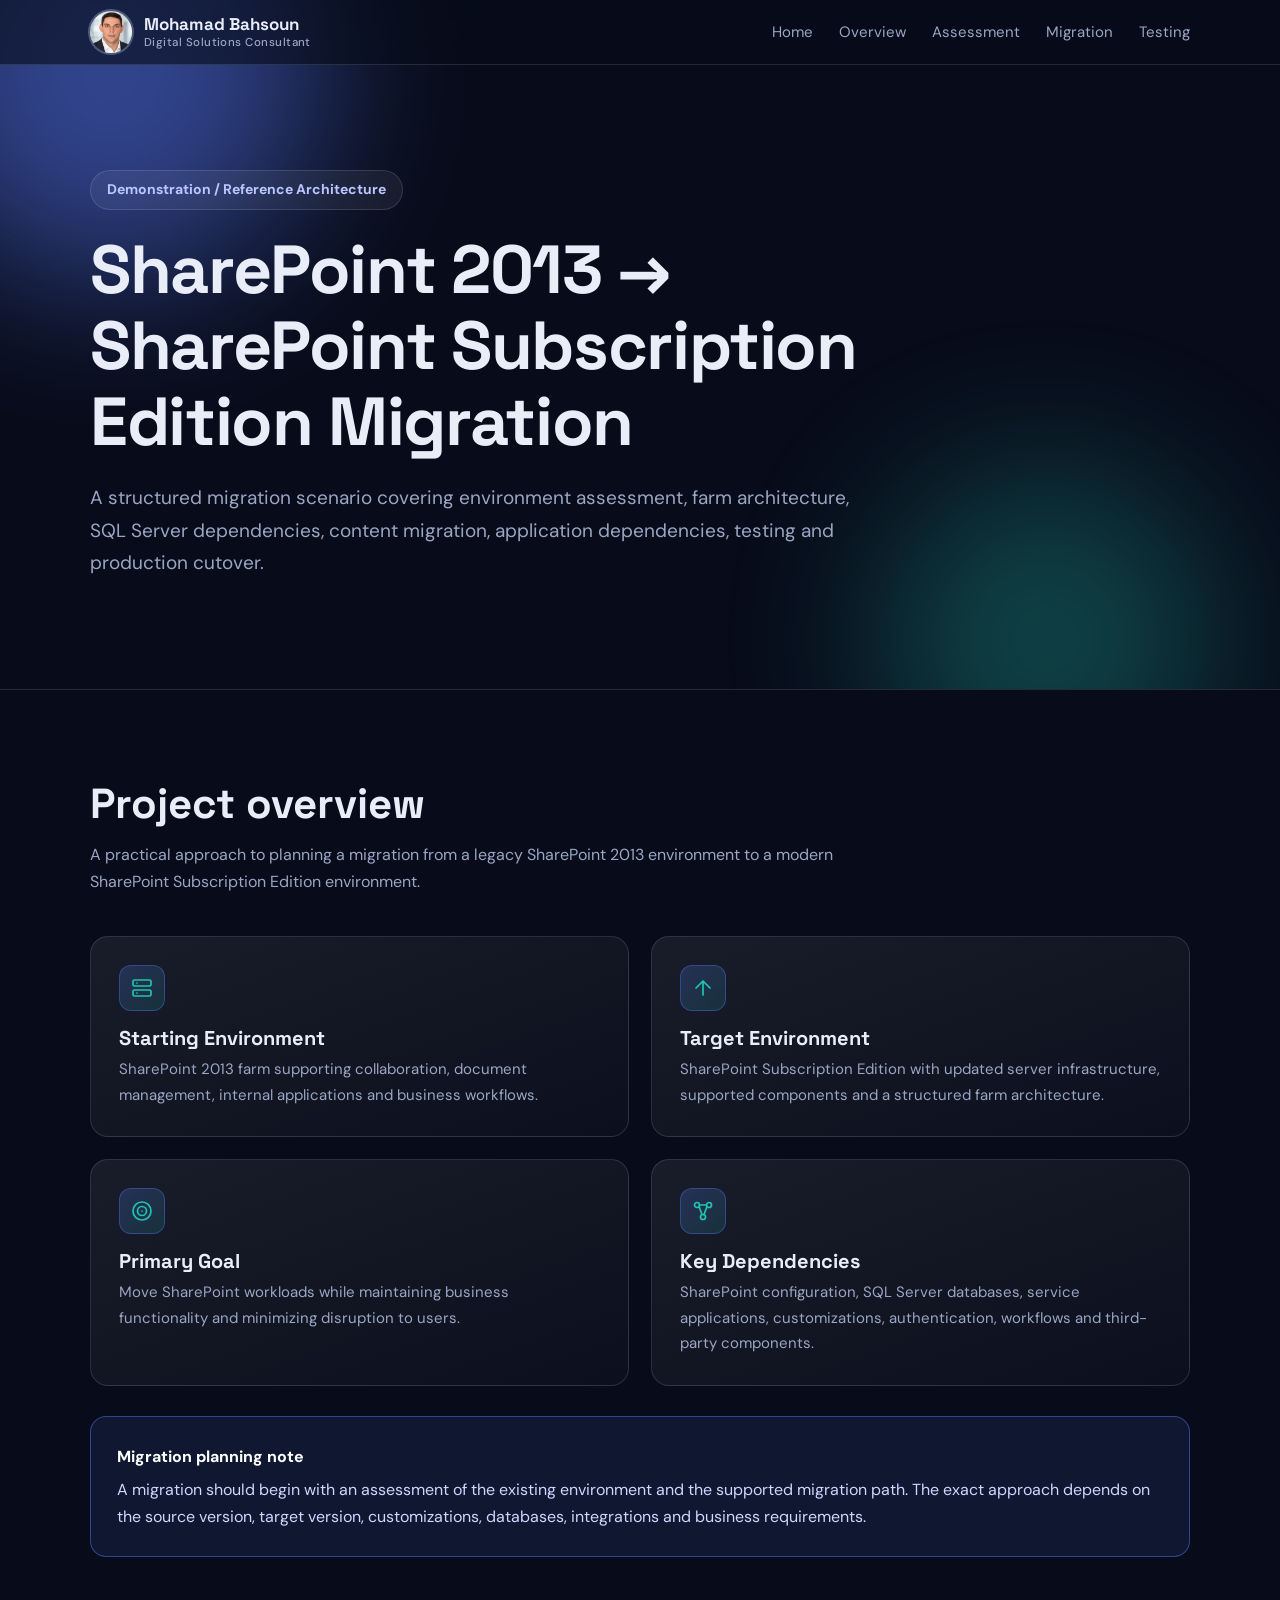
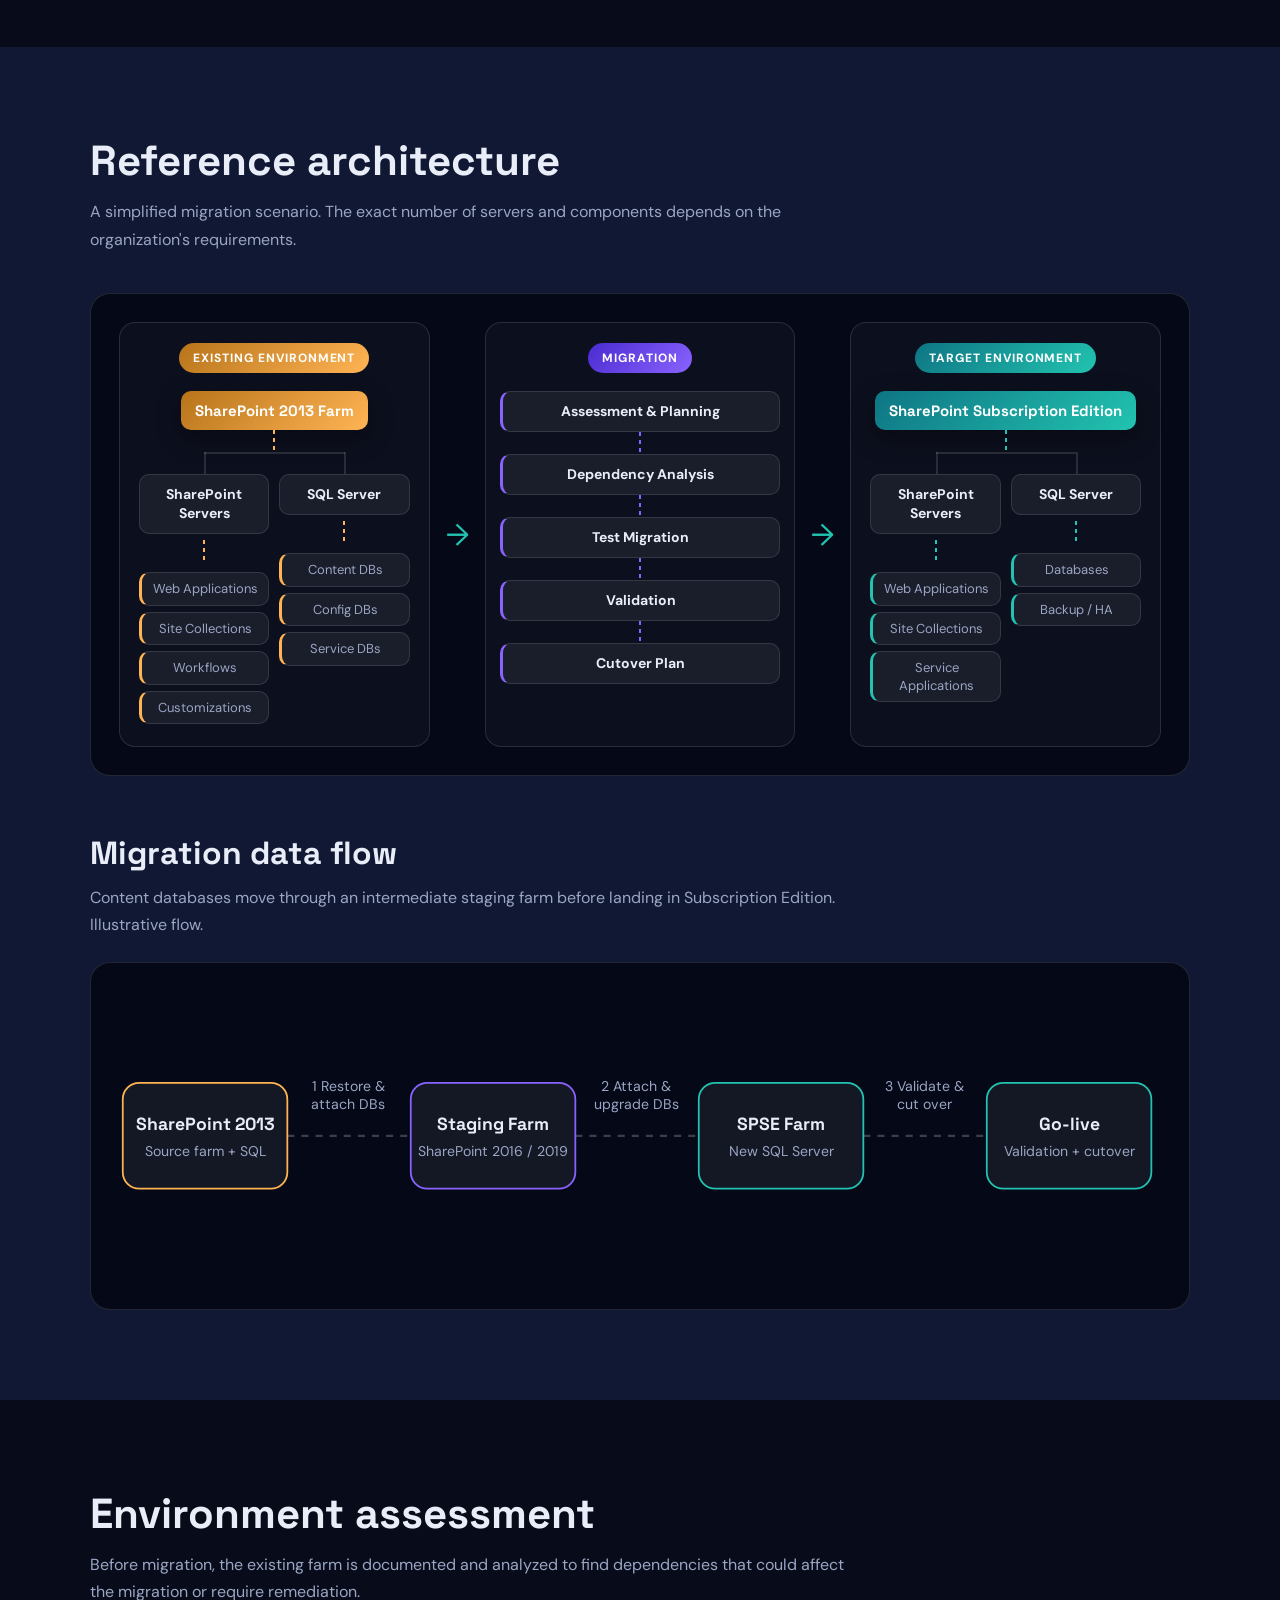
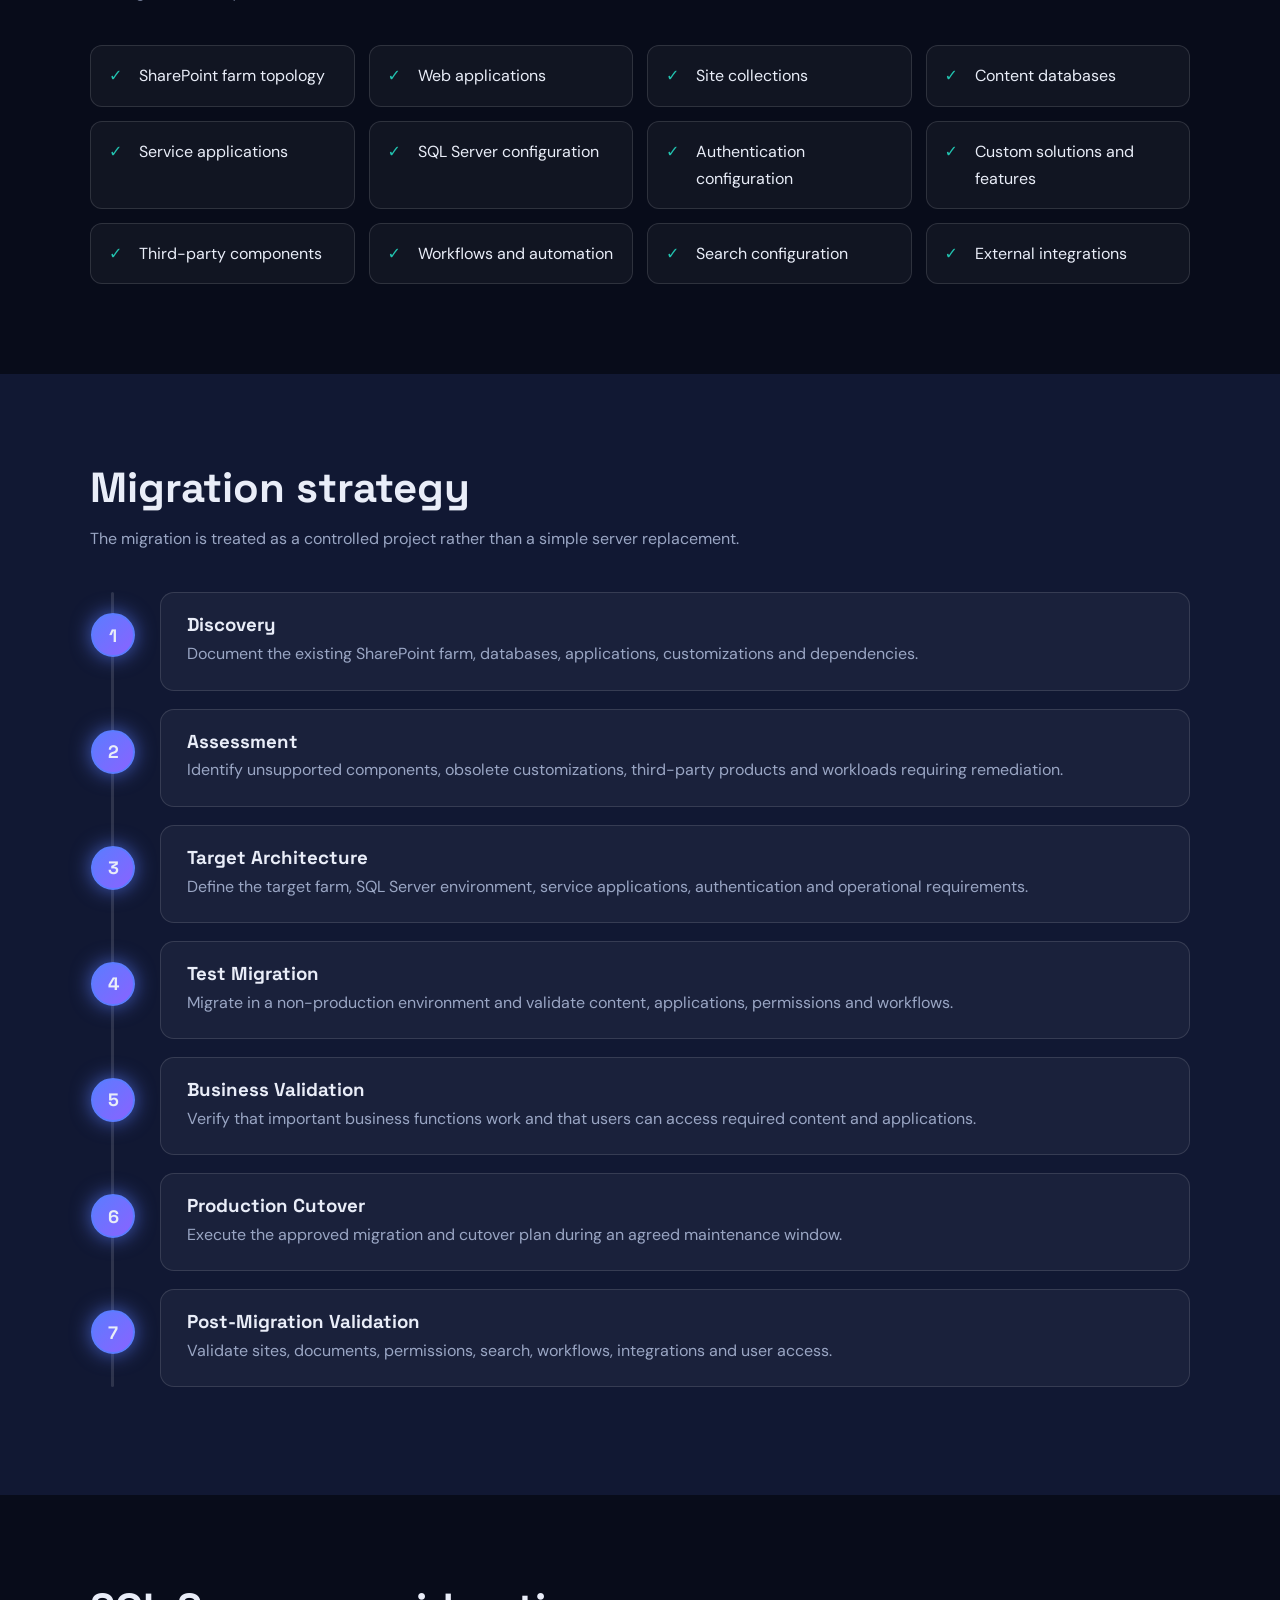
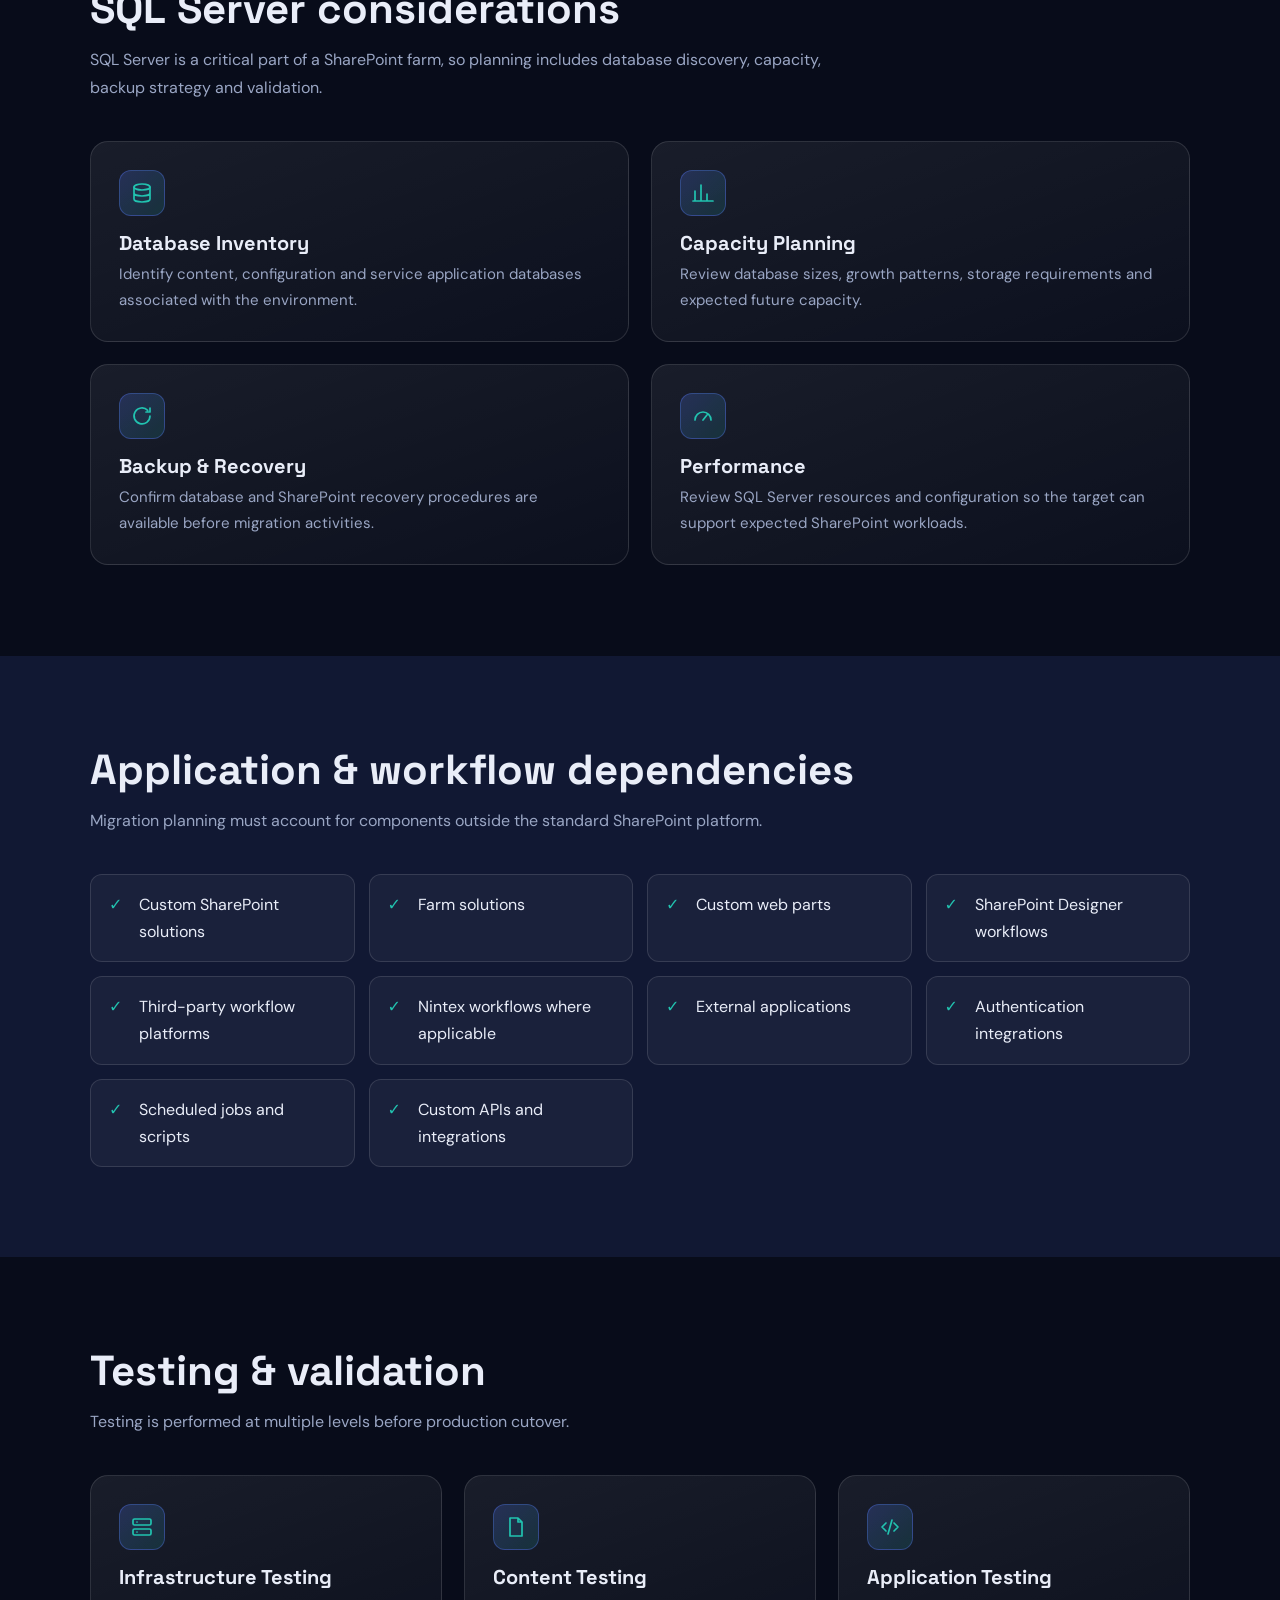
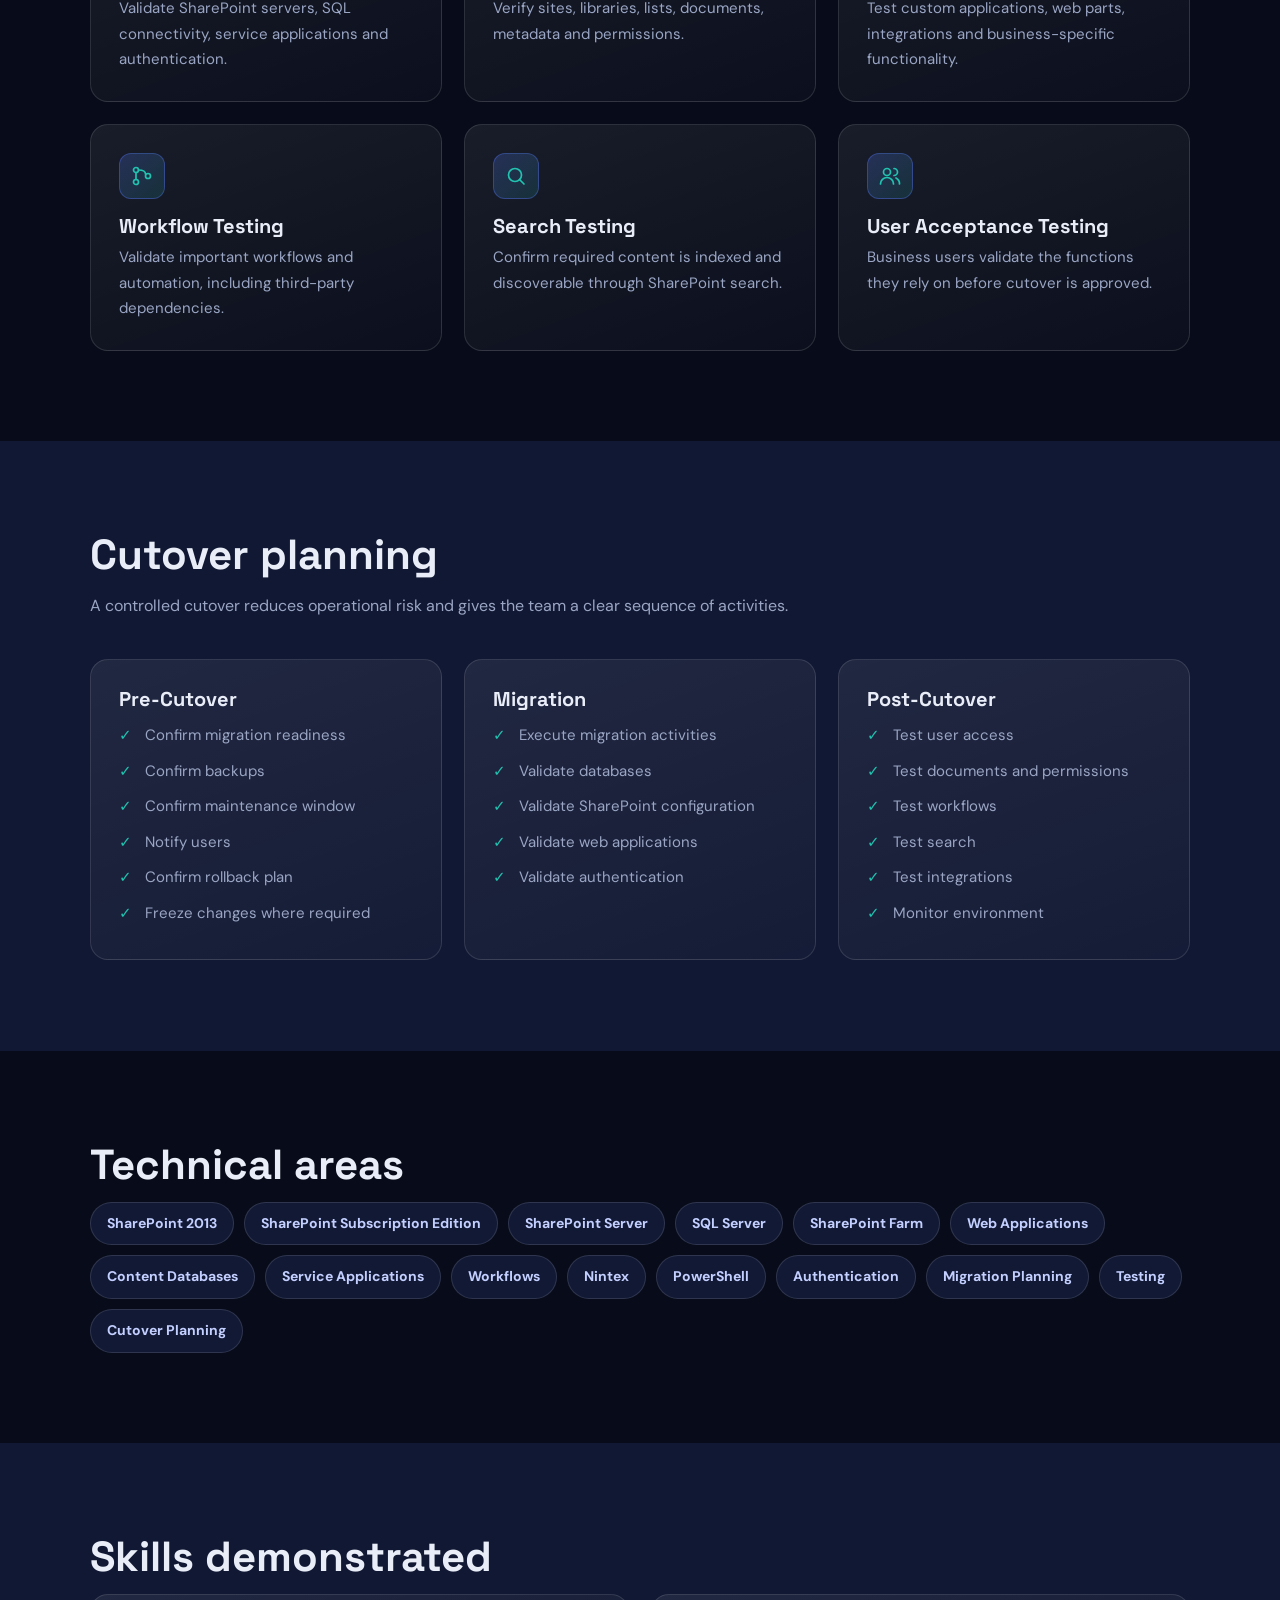
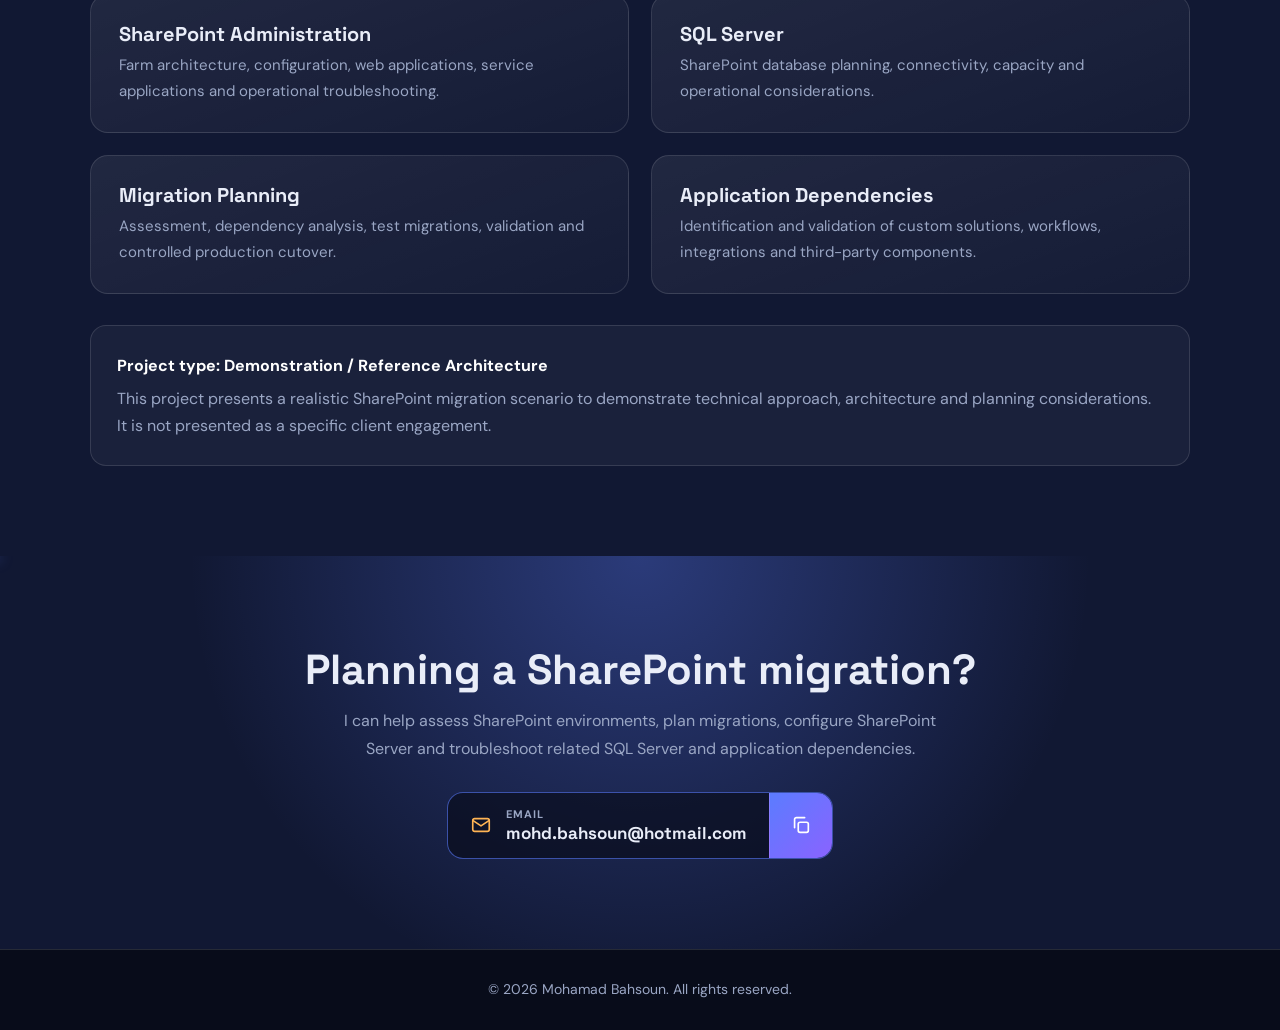
<file: projects/sharepoint-migration.html>
<!DOCTYPE html>
<html lang="en">
<head>
<meta charset="UTF-8">
<meta name="viewport" content="width=device-width, initial-scale=1.0">
<title>SharePoint 2013 to SPSE Migration | Mohamad Bahsoun</title>
<meta name="description" content="SharePoint migration and upgrade portfolio project covering assessment, architecture, SQL Server, migration planning, testing and cutover.">
<link rel="preconnect" href="https://fonts.googleapis.com"><link rel="preconnect" href="https://fonts.gstatic.com" crossorigin>
<link href="https://fonts.googleapis.com/css2?family=Space+Grotesk:wght@500;700&family=DM+Sans:wght@400;500;700&display=swap" rel="stylesheet">
<link rel="stylesheet" href="../assets/css/project.min.css">
</head>
<body>
<div id="bar"></div>
<nav><div class="wrap nav"><a class="logo" href="../index.html" aria-label="Mohamad Bahsoun, Digital Solutions Consultant"><span class="av">MB<img src="../assets/MB-Img.png" alt="" onload="this.parentNode.classList.add('ok')" onerror="this.remove()"></span><span><b>Mohamad Bahsoun</b><small>Digital Solutions Consultant</small></span></a>
<ul><li><a href="../index.html">Home</a></li><li><a href="#overview">Overview</a></li><li><a href="#assessment">Assessment</a></li><li><a href="#migration">Migration</a></li><li><a href="#testing">Testing</a></li></ul></div></nav>

<header class="hero"><div class="orb o1" data-s=".2"></div><div class="orb o2" data-s="-.12"></div>
<div class="wrap"><div class="badge">Demonstration / Reference Architecture</div>
<h1>SharePoint 2013 → SharePoint Subscription Edition Migration</h1>
<p>A structured migration scenario covering environment assessment, farm architecture, SQL Server dependencies, content migration, application dependencies, testing and production cutover.</p></div></header>

<section id="overview"><div class="wrap">
<div class="rv"><h2>Project overview</h2><p class="intro">A practical approach to planning a migration from a legacy SharePoint 2013 environment to a modern SharePoint Subscription Edition environment.</p></div>
<div class="grid" data-icons='["server","upgrade","goal","deps"]' data-cards='[["Starting Environment","SharePoint 2013 farm supporting collaboration, document management, internal applications and business workflows."],["Target Environment","SharePoint Subscription Edition with updated server infrastructure, supported components and a structured farm architecture."],["Primary Goal","Move SharePoint workloads while maintaining business functionality and minimizing disruption to users."],["Key Dependencies","SharePoint configuration, SQL Server databases, service applications, customizations, authentication, workflows and third-party components."]]'></div>
<div class="note rv" style="margin-top:30px"><strong>Migration planning note</strong>A migration should begin with an assessment of the existing environment and the supported migration path. The exact approach depends on the source version, target version, customizations, databases, integrations and business requirements.</div>
</div></section>

<section class="alt"><div class="wrap">
<div class="rv"><h2>Reference architecture</h2><p class="intro">A simplified migration scenario. The exact number of servers and components depends on the organization's requirements.</p></div>
<div class="arch rv" role="img" aria-label="Migration architecture: SharePoint 2013 farm, migration steps, SharePoint Subscription Edition farm"><div class="col" style="--c1:#b8741a;--c2:#ffb454"><div class="tag">Existing environment</div><div class="tree"><div class="node root">SharePoint 2013 Farm</div><div class="vline f"></div><div class="branches"><div class="branch"><div class="node">SharePoint Servers</div><div class="vline f"></div><div class="kids"><div class="node sm">Web Applications</div><div class="node sm">Site Collections</div><div class="node sm">Workflows</div><div class="node sm">Customizations</div></div></div><div class="branch"><div class="node">SQL Server</div><div class="vline f"></div><div class="kids"><div class="node sm">Content DBs</div><div class="node sm">Config DBs</div><div class="node sm">Service DBs</div></div></div></div></div></div><div class="arrow" aria-hidden="true">→</div><div class="col" style="--c1:#4a2bd0;--c2:#8a63ff"><div class="tag">Migration</div><div class="pipe"><div class="node">Assessment &amp; Planning</div><div class="vline f"></div><div class="node">Dependency Analysis</div><div class="vline f"></div><div class="node">Test Migration</div><div class="vline f"></div><div class="node">Validation</div><div class="vline f"></div><div class="node">Cutover Plan</div></div></div><div class="arrow" aria-hidden="true">→</div><div class="col" style="--c1:#0e7584;--c2:#22c3b0"><div class="tag">Target environment</div><div class="tree"><div class="node root">SharePoint Subscription Edition</div><div class="vline f"></div><div class="branches"><div class="branch"><div class="node">SharePoint Servers</div><div class="vline f"></div><div class="kids"><div class="node sm">Web Applications</div><div class="node sm">Site Collections</div><div class="node sm">Service Applications</div></div></div><div class="branch"><div class="node">SQL Server</div><div class="vline f"></div><div class="kids"><div class="node sm">Databases</div><div class="node sm">Backup / HA</div></div></div></div></div></div></div><div class="rv" style="margin-top:60px"><h3 style="font-size:clamp(24px,3vw,32px);margin-bottom:12px">Migration data flow</h3><p class="intro" style="margin-bottom:24px">Content databases move through an intermediate staging farm before landing in Subscription Edition. Illustrative flow.</p></div>
<div class="mf"><svg viewBox="0 0 900 260" role="img" aria-label="Migration data flow: SharePoint 2013 farm to a staging farm on SharePoint 2016 or 2019, then to a Subscription Edition farm, then validation and cutover">
<line class="ln" x1="150" y1="130" x2="255" y2="130"/><line class="ln" x1="395" y1="130" x2="500" y2="130"/><line class="ln" x1="640" y1="130" x2="745" y2="130"/>
<rect class="n a" x="10" y="85" width="140" height="90" rx="14"/><text x="80" y="125">SharePoint 2013</text><text class="sub" x="80" y="147">Source farm + SQL</text>
<rect class="n s" x="255" y="85" width="140" height="90" rx="14"/><text x="325" y="125">Staging Farm</text><text class="sub" x="325" y="147">SharePoint 2016 / 2019</text>
<rect class="n t" x="500" y="85" width="140" height="90" rx="14"/><text x="570" y="125">SPSE Farm</text><text class="sub" x="570" y="147">New SQL Server</text>
<rect class="n t" x="745" y="85" width="140" height="90" rx="14"/><text x="815" y="125">Go-live</text><text class="sub" x="815" y="147">Validation + cutover</text>
<text class="sub" x="202" y="92">1 Restore &amp;</text><text class="sub" x="202" y="107">attach DBs</text>
<text class="sub" x="447" y="92">2 Attach &amp;</text><text class="sub" x="447" y="107">upgrade DBs</text>
<text class="sub" x="692" y="92">3 Validate &amp;</text><text class="sub" x="692" y="107">cut over</text>
<circle class="dot d1" cx="150" cy="130" r="6"/><circle class="dot d2" cx="395" cy="130" r="6"/><circle class="dot d3" cx="640" cy="130" r="6"/>
</svg></div>
</div></section>

<section id="assessment"><div class="wrap">
<div class="rv"><h2>Environment assessment</h2><p class="intro">Before migration, the existing farm is documented and analyzed to find dependencies that could affect the migration or require remediation.</p></div>
<ul class="chips" data-chips='["SharePoint farm topology","Web applications","Site collections","Content databases","Service applications","SQL Server configuration","Authentication configuration","Custom solutions and features","Third-party components","Workflows and automation","Search configuration","External integrations"]'></ul>
</div></section>

<section id="migration" class="alt"><div class="wrap">
<div class="rv"><h2>Migration strategy</h2><p class="intro">The migration is treated as a controlled project rather than a simple server replacement.</p></div>
<div class="steps" data-steps='[["Discovery", "Document the existing SharePoint farm, databases, applications, customizations and dependencies."], ["Assessment", "Identify unsupported components, obsolete customizations, third-party products and workloads requiring remediation."], ["Target Architecture", "Define the target farm, SQL Server environment, service applications, authentication and operational requirements."], ["Test Migration", "Migrate in a non-production environment and validate content, applications, permissions and workflows."], ["Business Validation", "Verify that important business functions work and that users can access required content and applications."], ["Production Cutover", "Execute the approved migration and cutover plan during an agreed maintenance window."], ["Post-Migration Validation", "Validate sites, documents, permissions, search, workflows, integrations and user access."]]'><div class="fill"></div></div>
</div></section>

<section><div class="wrap">
<div class="rv"><h2>SQL Server considerations</h2><p class="intro">SQL Server is a critical part of a SharePoint farm, so planning includes database discovery, capacity, backup strategy and validation.</p></div>
<div class="grid" data-icons='["db","capacity","backup","speed"]' data-cards='[["Database Inventory","Identify content, configuration and service application databases associated with the environment."],["Capacity Planning","Review database sizes, growth patterns, storage requirements and expected future capacity."],["Backup & Recovery","Confirm database and SharePoint recovery procedures are available before migration activities."],["Performance","Review SQL Server resources and configuration so the target can support expected SharePoint workloads."]]'></div>
</div></section>

<section class="alt"><div class="wrap">
<div class="rv"><h2>Application &amp; workflow dependencies</h2><p class="intro">Migration planning must account for components outside the standard SharePoint platform.</p></div>
<ul class="chips" data-chips='["Custom SharePoint solutions","Farm solutions","Custom web parts","SharePoint Designer workflows","Third-party workflow platforms","Nintex workflows where applicable","External applications","Authentication integrations","Scheduled jobs and scripts","Custom APIs and integrations"]'></ul>
</div></section>

<section id="testing"><div class="wrap">
<div class="rv"><h2>Testing &amp; validation</h2><p class="intro">Testing is performed at multiple levels before production cutover.</p></div>
<div class="grid g3" data-icons='["server","file","code","flow","search","users"]' data-cards='[["Infrastructure Testing","Validate SharePoint servers, SQL connectivity, service applications and authentication."],["Content Testing","Verify sites, libraries, lists, documents, metadata and permissions."],["Application Testing","Test custom applications, web parts, integrations and business-specific functionality."],["Workflow Testing","Validate important workflows and automation, including third-party dependencies."],["Search Testing","Confirm required content is indexed and discoverable through SharePoint search."],["User Acceptance Testing","Business users validate the functions they rely on before cutover is approved."]]'></div>
</div></section>

<section class="alt"><div class="wrap">
<div class="rv"><h2>Cutover planning</h2><p class="intro">A controlled cutover reduces operational risk and gives the team a clear sequence of activities.</p></div>
<div class="grid g3" data-icons='["check","migrate","done"]' data-lists='[["Pre-Cutover",["Confirm migration readiness","Confirm backups","Confirm maintenance window","Notify users","Confirm rollback plan","Freeze changes where required"]],["Migration",["Execute migration activities","Validate databases","Validate SharePoint configuration","Validate web applications","Validate authentication"]],["Post-Cutover",["Test user access","Test documents and permissions","Test workflows","Test search","Test integrations","Monitor environment"]]]'></div>
</div></section>

<section><div class="wrap">
<div class="rv"><h2>Technical areas</h2></div>
<div class="tech rv" data-tech='["SharePoint 2013","SharePoint Subscription Edition","SharePoint Server","SQL Server","SharePoint Farm","Web Applications","Content Databases","Service Applications","Workflows","Nintex","PowerShell","Authentication","Migration Planning","Testing","Cutover Planning"]'></div>
</div></section>

<section class="alt"><div class="wrap">
<div class="rv"><h2>Skills demonstrated</h2></div>
<div class="grid" data-cards='[["SharePoint Administration","Farm architecture, configuration, web applications, service applications and operational troubleshooting."],["SQL Server","SharePoint database planning, connectivity, capacity and operational considerations."],["Migration Planning","Assessment, dependency analysis, test migrations, validation and controlled production cutover."],["Application Dependencies","Identification and validation of custom solutions, workflows, integrations and third-party components."]]'></div>
<div class="disc rv" style="margin-top:30px"><strong>Project type: Demonstration / Reference Architecture</strong>This project presents a realistic SharePoint migration scenario to demonstrate technical approach, architecture and planning considerations. It is not presented as a specific client engagement.</div>
</div></section>

<section class="cta"><div class="wrap">
<h2>Planning a SharePoint migration?</h2>
<p>I can help assess SharePoint environments, plan migrations, configure SharePoint Server and troubleshoot related SQL Server and application dependencies.</p>
<div class="contact"><div class="mail"><a href="mailto:mohd.bahsoun@hotmail.com?subject=SharePoint%20Migration"><svg viewBox="0 0 24 24" fill="none" stroke="currentColor" stroke-width="1.8" stroke-linecap="round" stroke-linejoin="round" aria-hidden="true"><rect x="3" y="5" width="18" height="14" rx="2"/><path d="m3 7 9 6 9-6"/></svg><div><small>Email</small><span>mohd.bahsoun@hotmail.com</span></div></a><button id="cp" type="button" aria-label="Copy email address" title="Copy email"><svg class="cp" viewBox="0 0 24 24" fill="none" stroke="currentColor" stroke-width="1.8" stroke-linecap="round" stroke-linejoin="round" aria-hidden="true"><rect x="9" y="9" width="11" height="11" rx="2"/><path d="M5 15V6a2 2 0 0 1 2-2h9"/></svg><svg class="ck" viewBox="0 0 24 24" fill="none" stroke="currentColor" stroke-width="2.4" stroke-linecap="round" stroke-linejoin="round" aria-hidden="true"><path d="m5 12.5 4.5 4.5L19 7"/></svg></button></div><a id="li" class="li" href="#" target="_blank" rel="noopener" aria-label="LinkedIn profile" title="LinkedIn" hidden><svg viewBox="0 0 24 24" fill="currentColor" aria-hidden="true"><path d="M20.45 20.45h-3.56v-5.57c0-1.33-.03-3.04-1.85-3.04-1.86 0-2.14 1.45-2.14 2.94v5.67H9.35V9h3.41v1.56h.05c.48-.9 1.64-1.85 3.37-1.85 3.6 0 4.27 2.37 4.27 5.46v6.28zM5.34 7.43a2.06 2.06 0 1 1 0-4.12 2.06 2.06 0 0 1 0 4.12zM7.12 20.45H3.56V9h3.56v11.45z"/></svg></a></div>
</div></section>
<footer>© 2026 Mohamad Bahsoun. All rights reserved.</footer>

<script>
const LINKEDIN="";   // paste your LinkedIn profile URL here
</script>
<script src="../assets/js/project.min.js" defer></script>
</body>
</html>
</file>
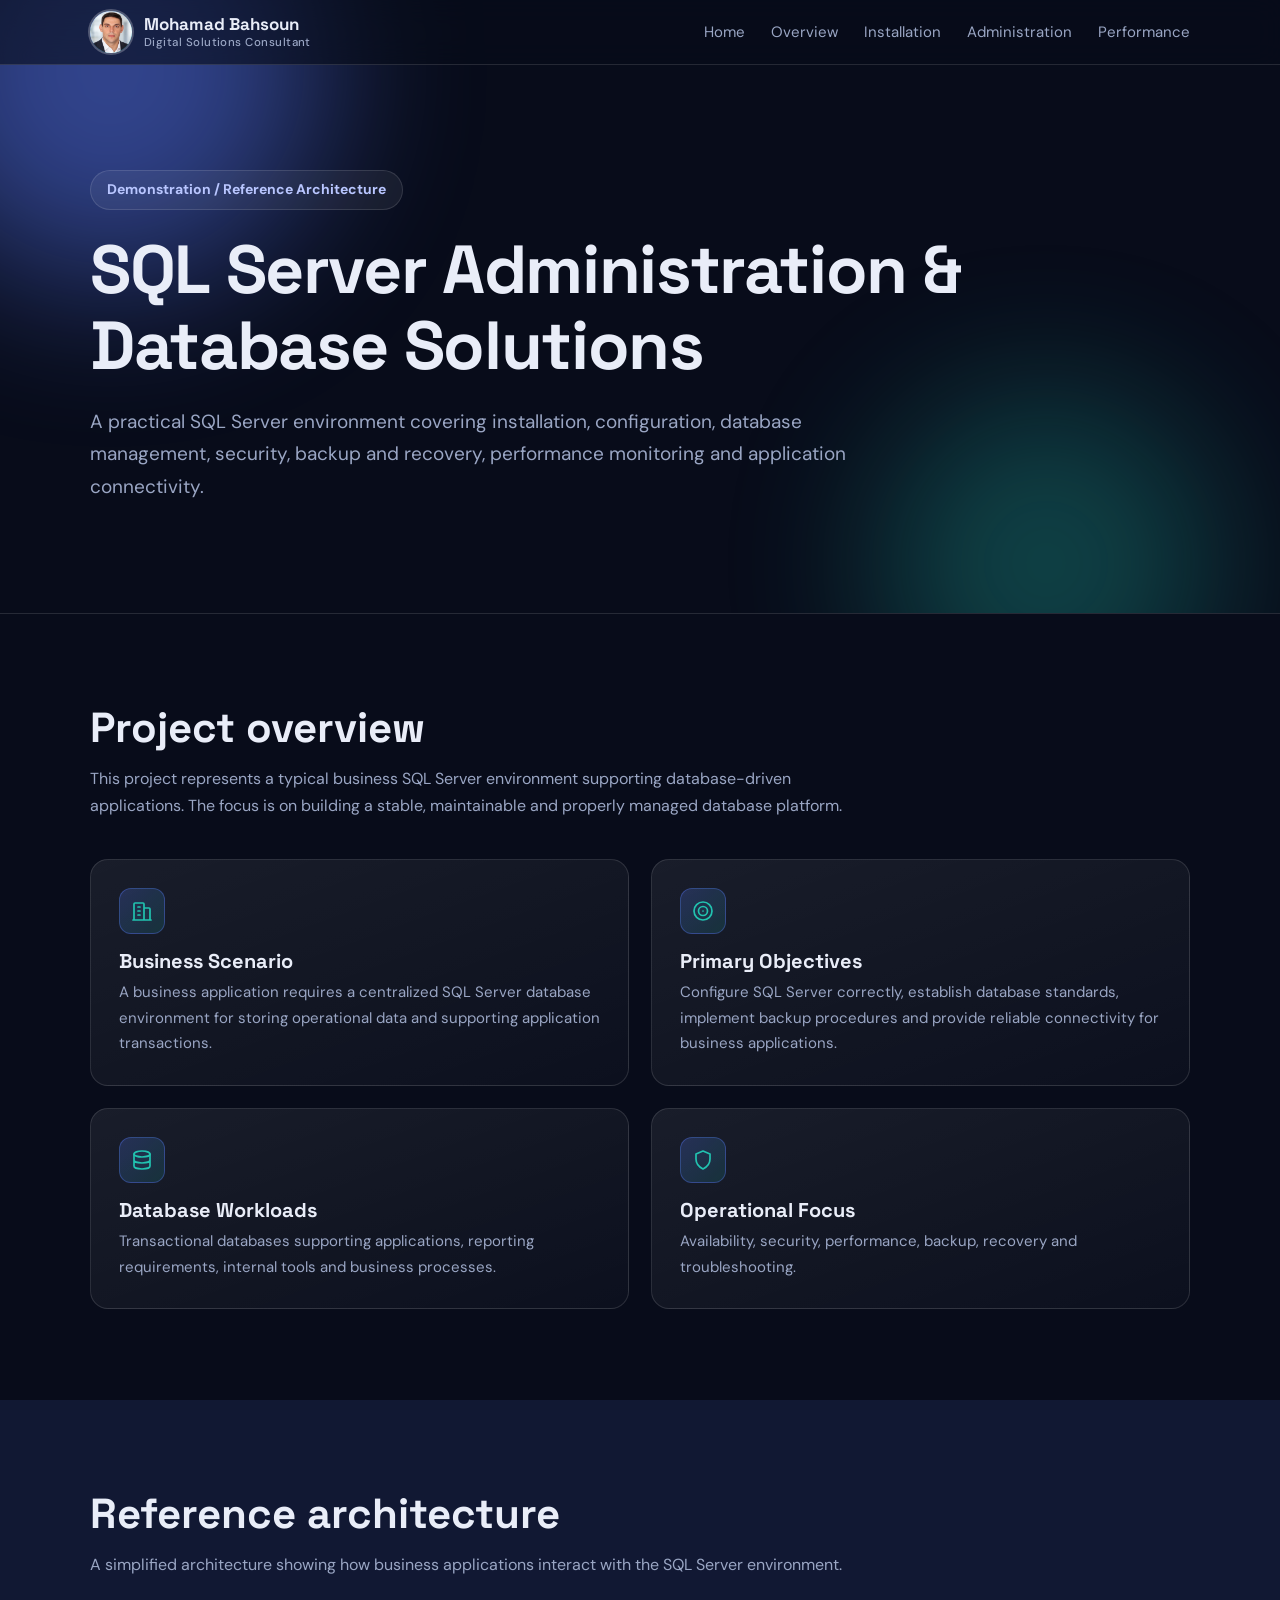
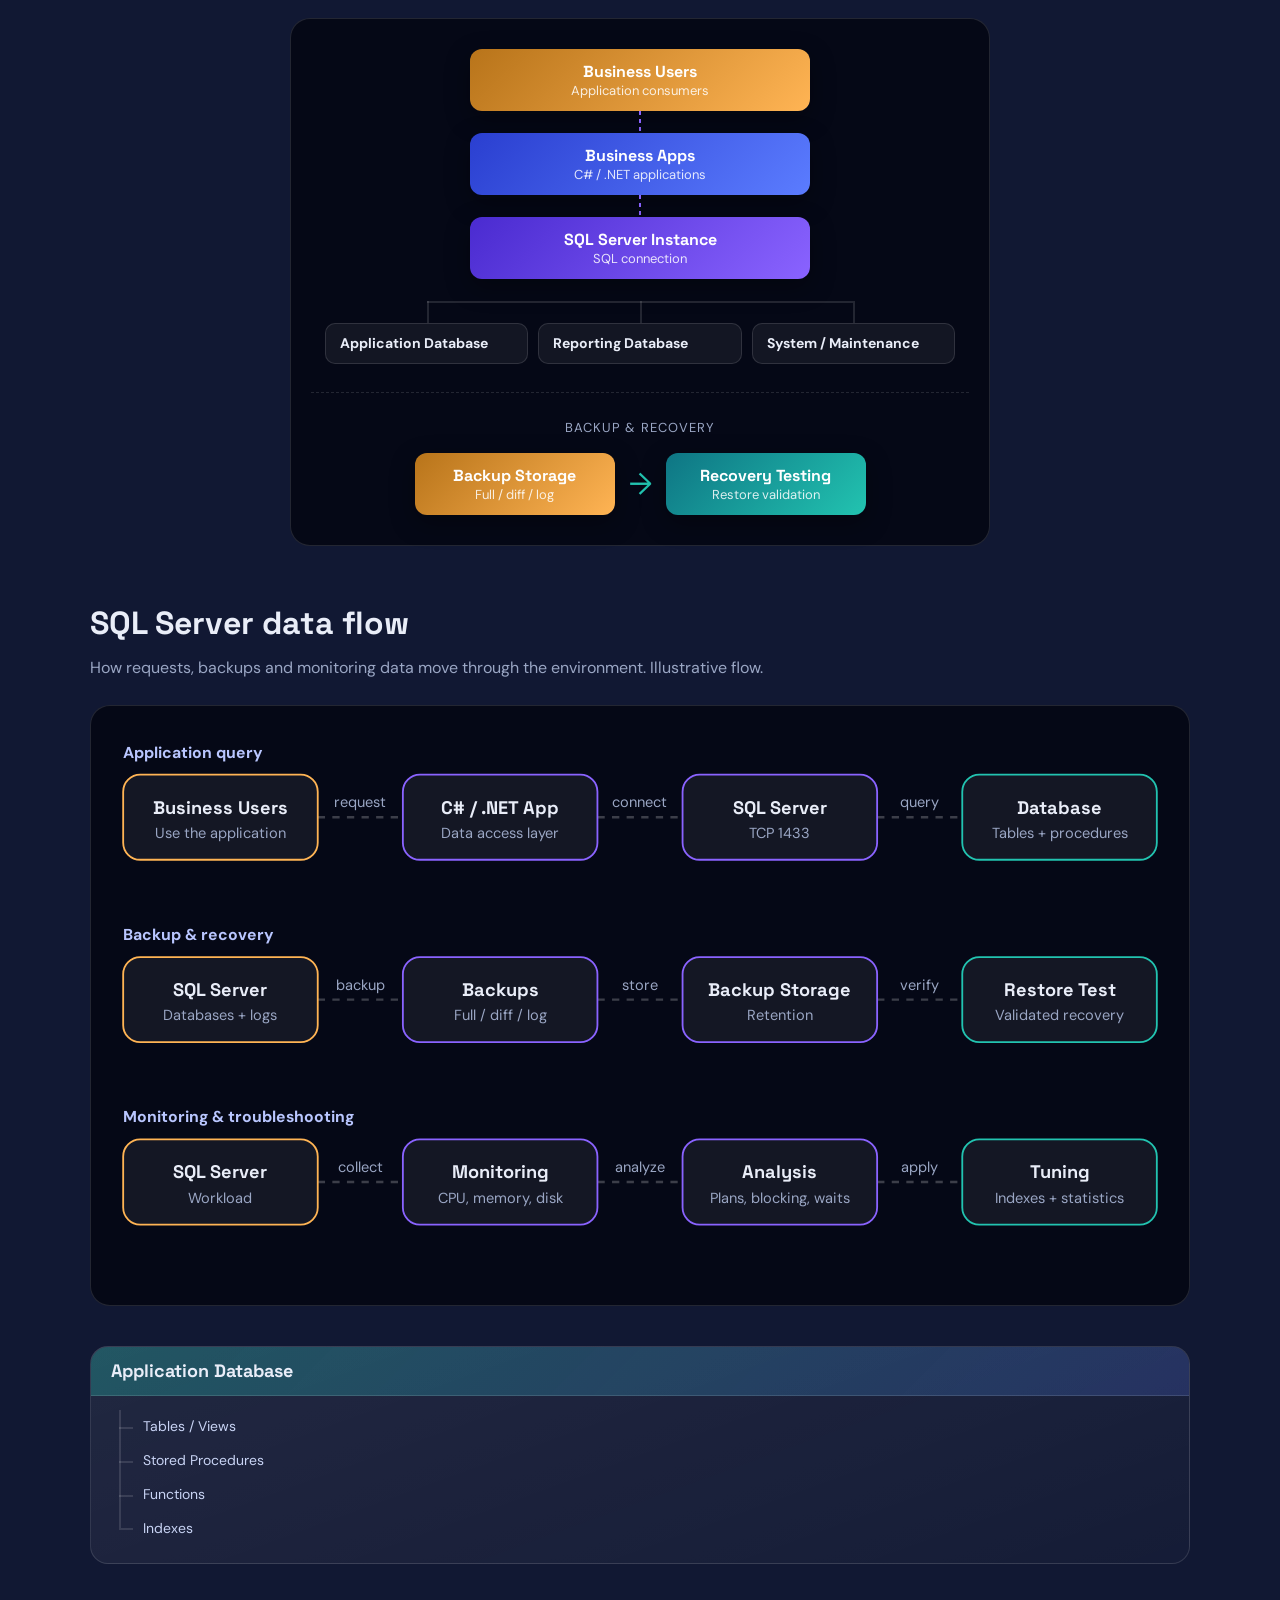
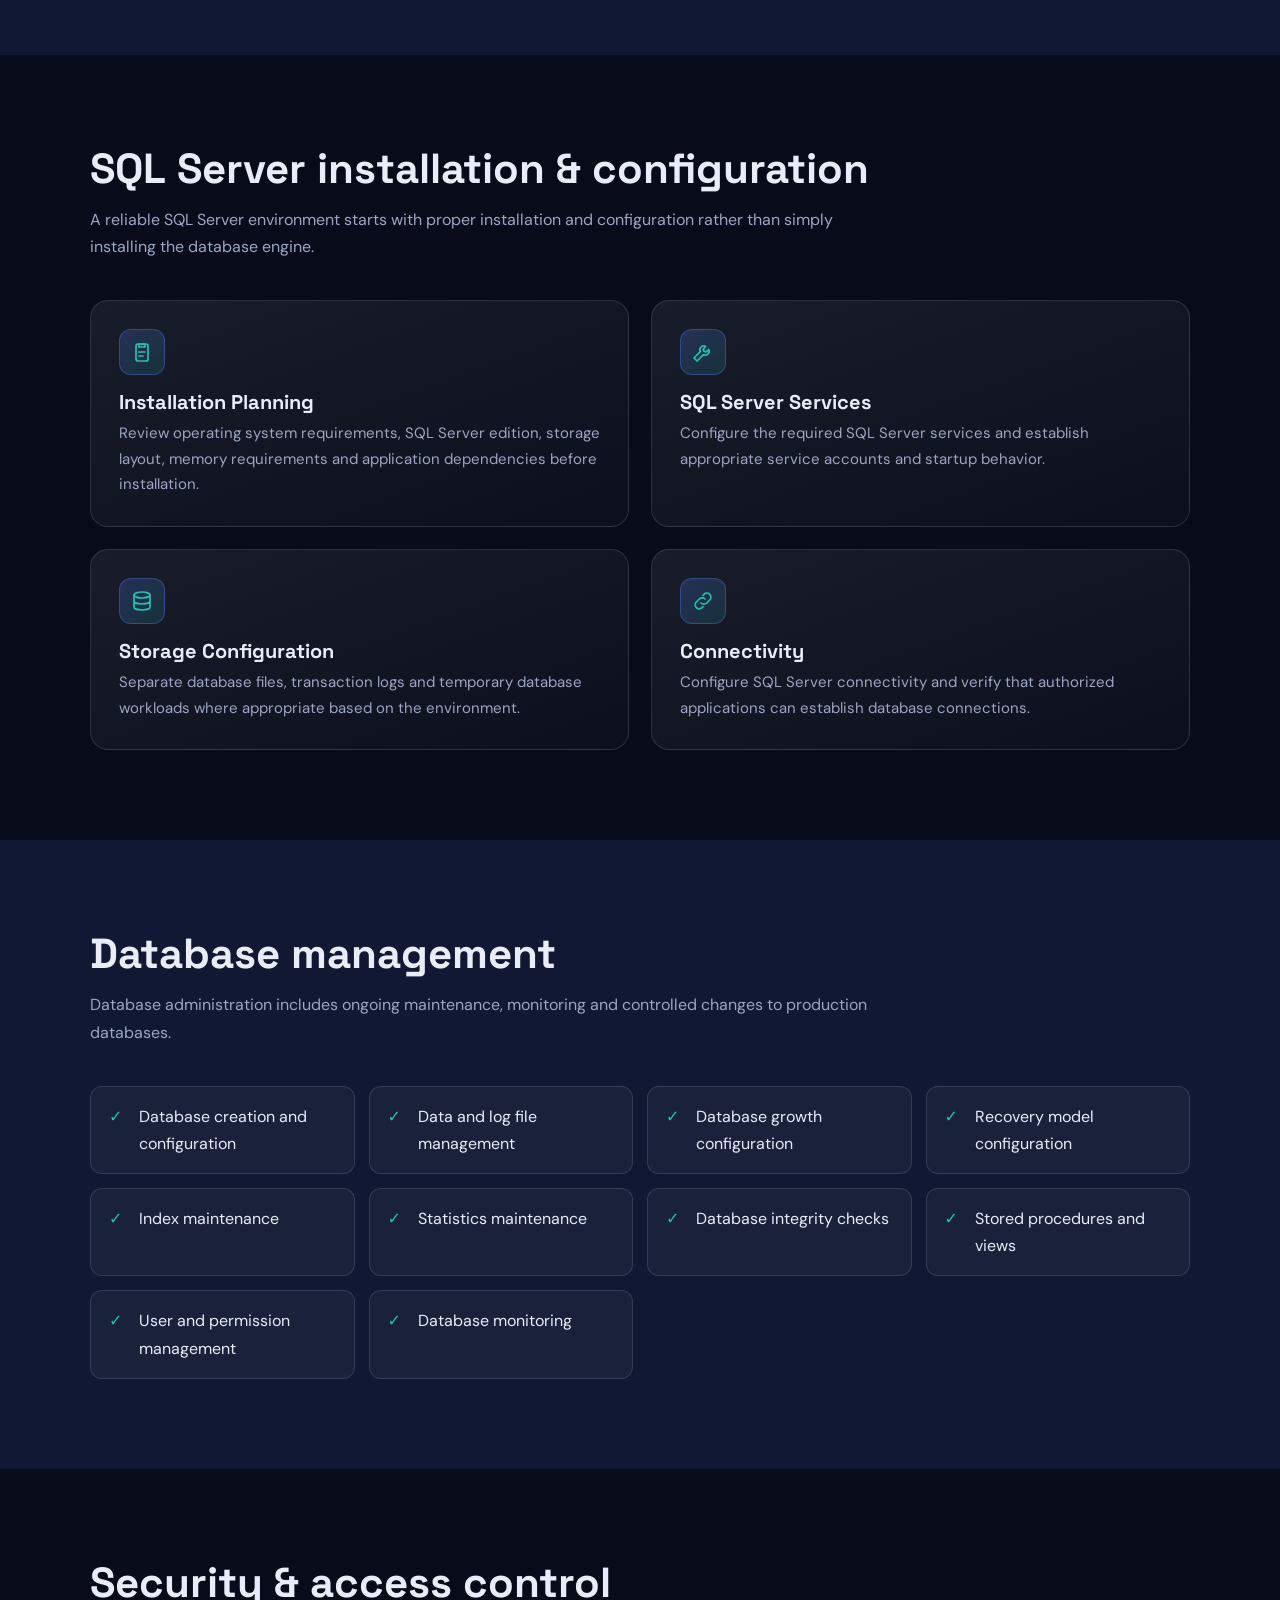
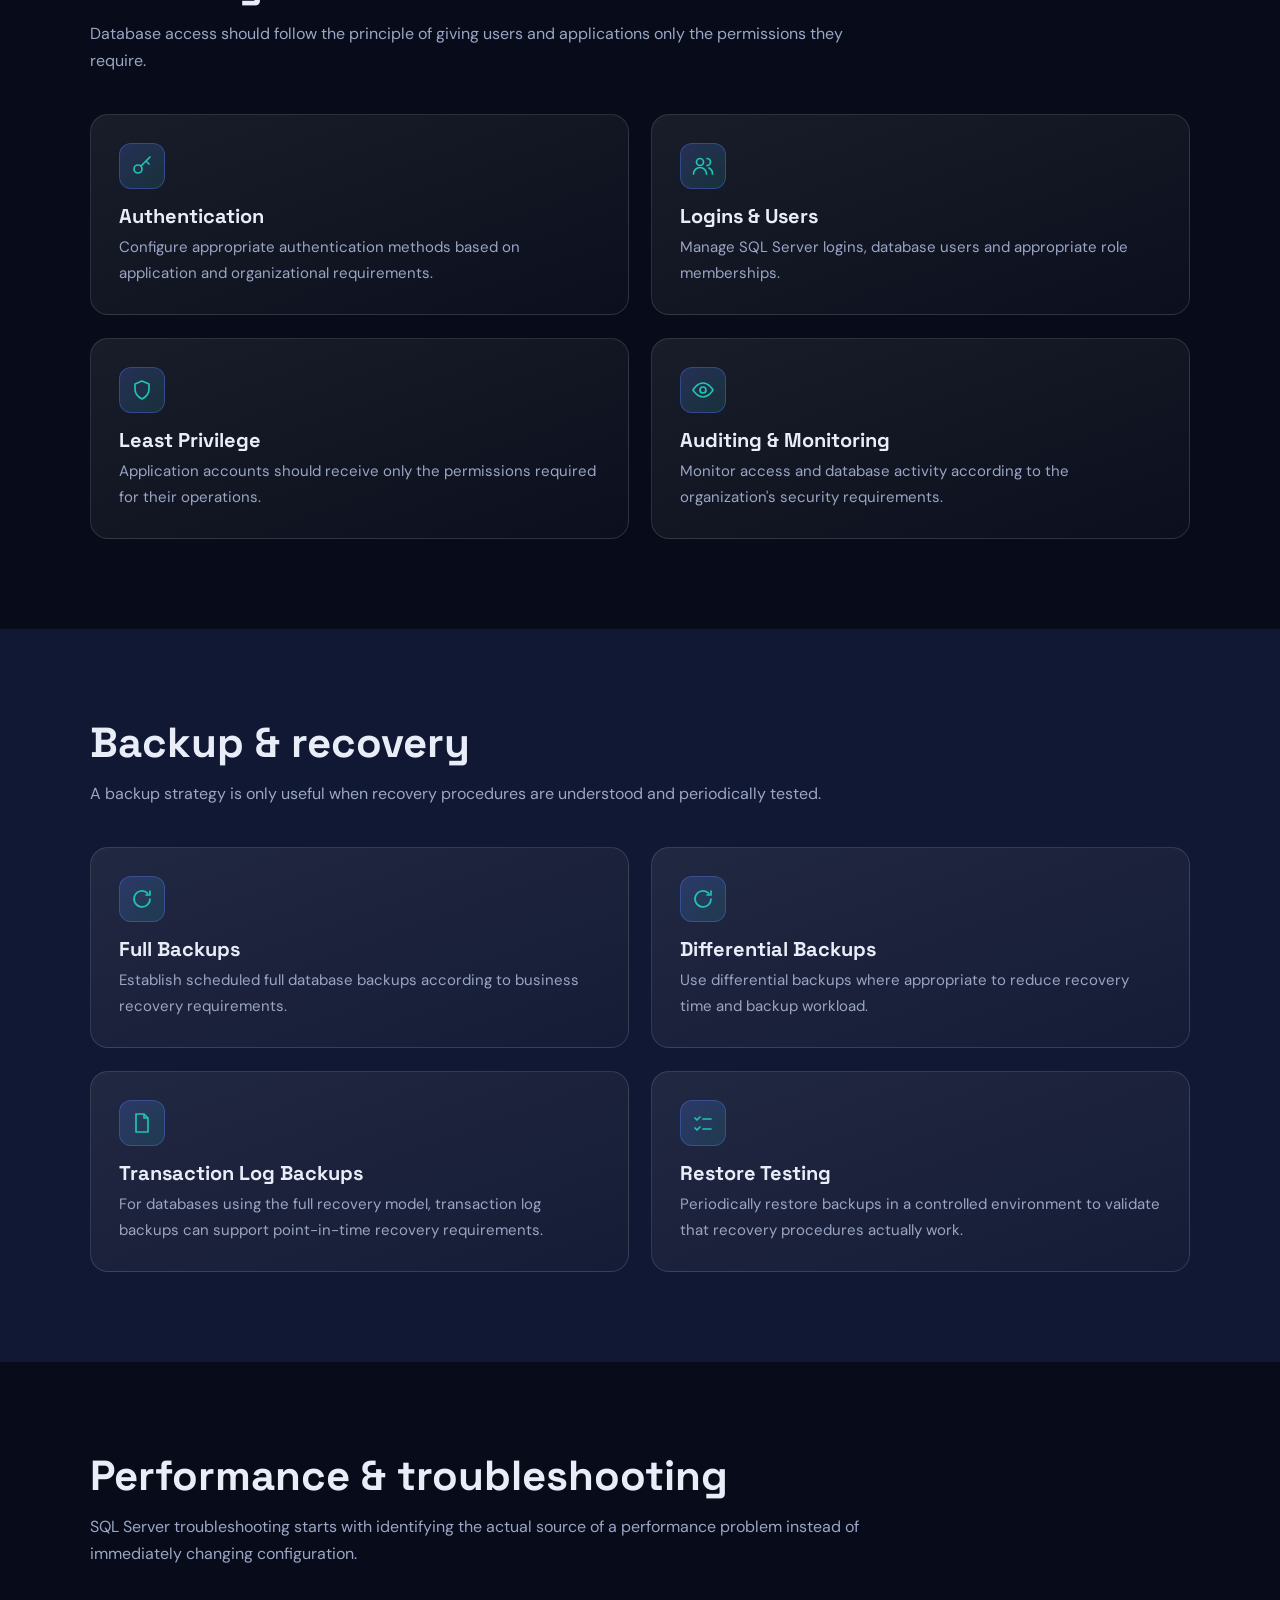
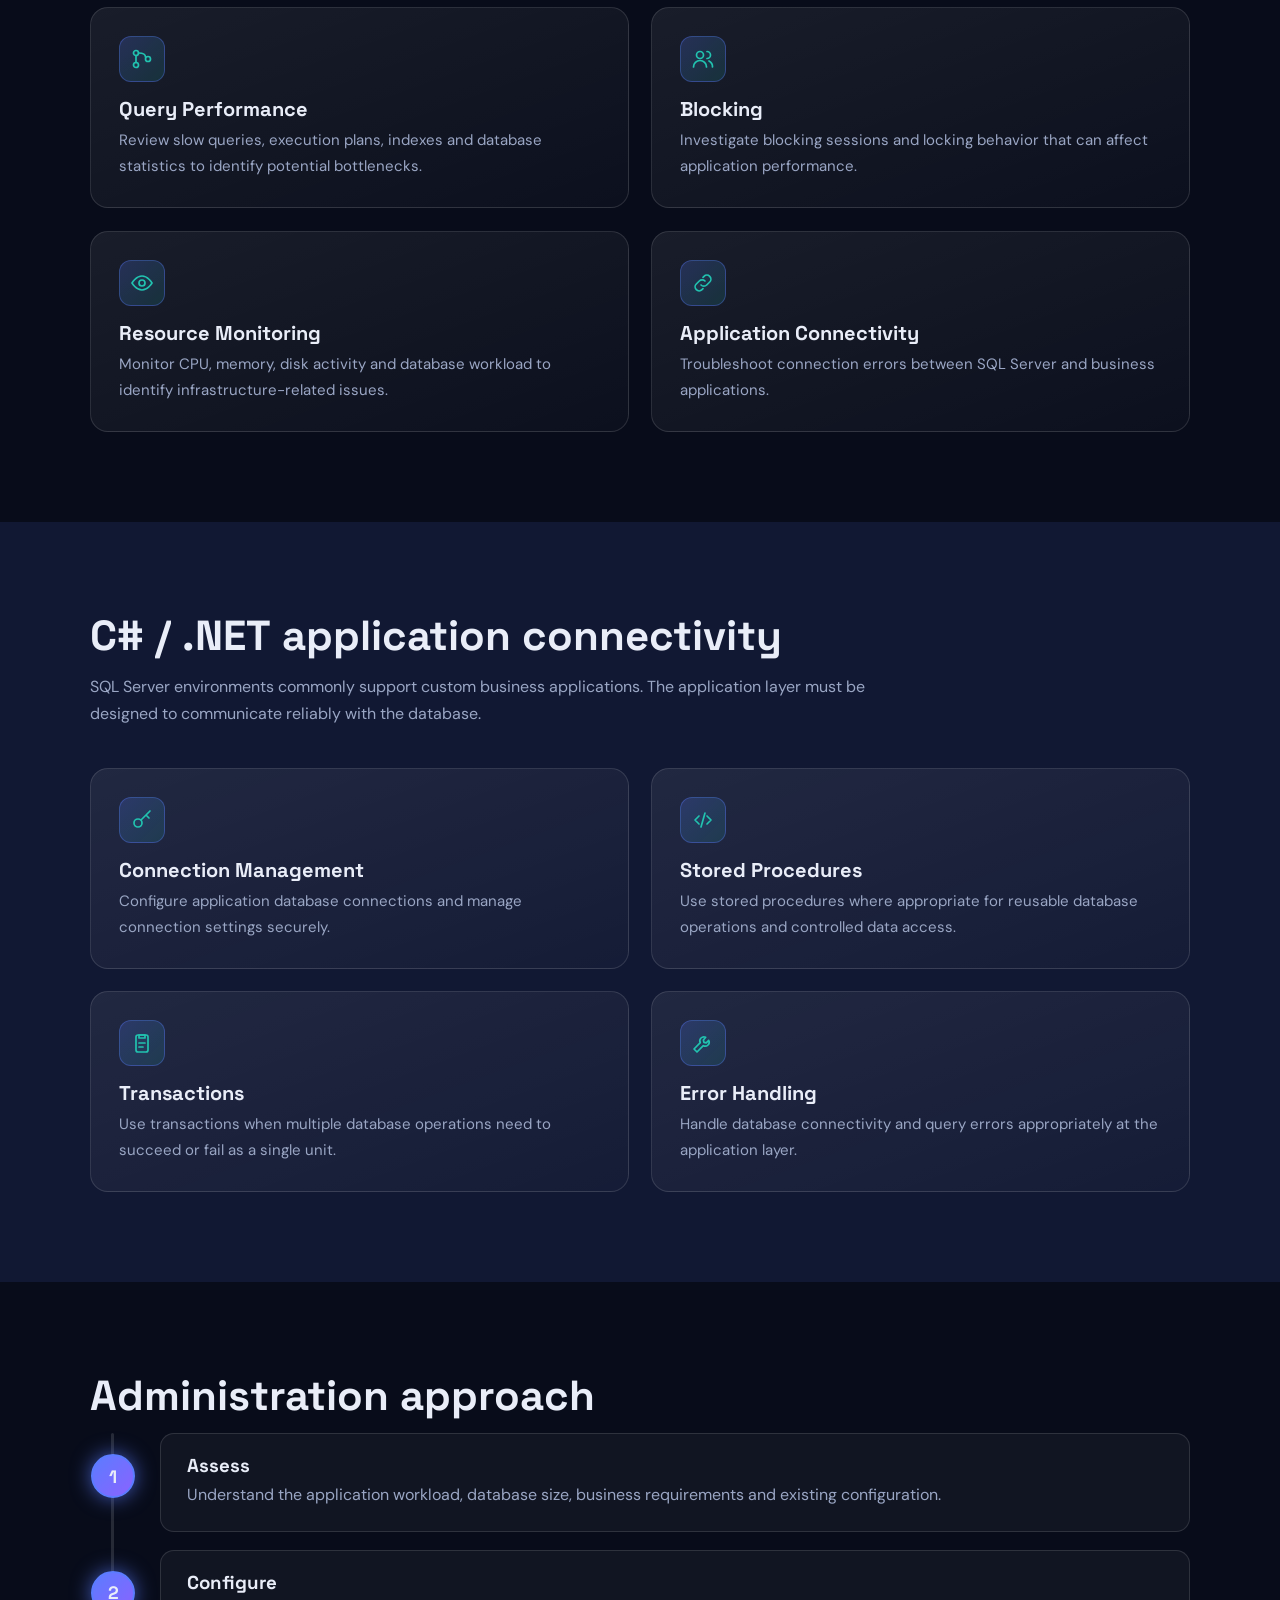
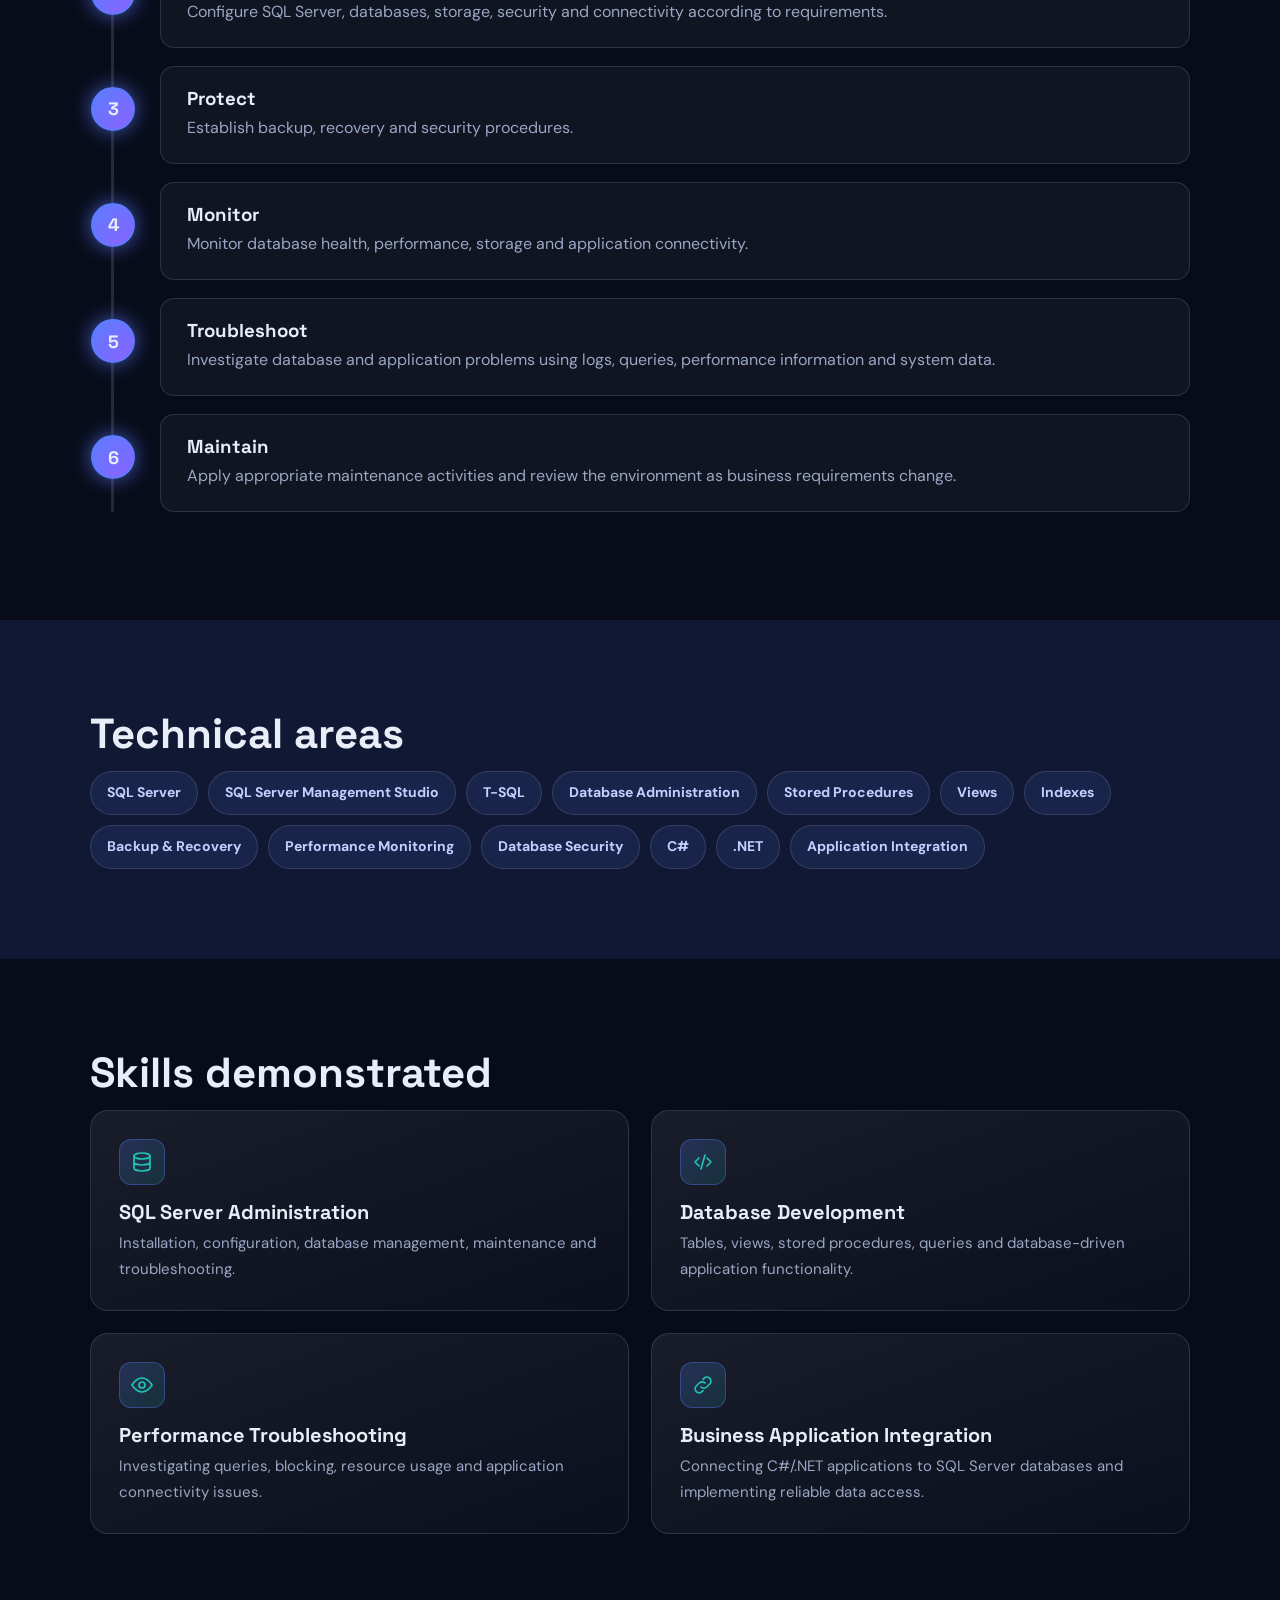
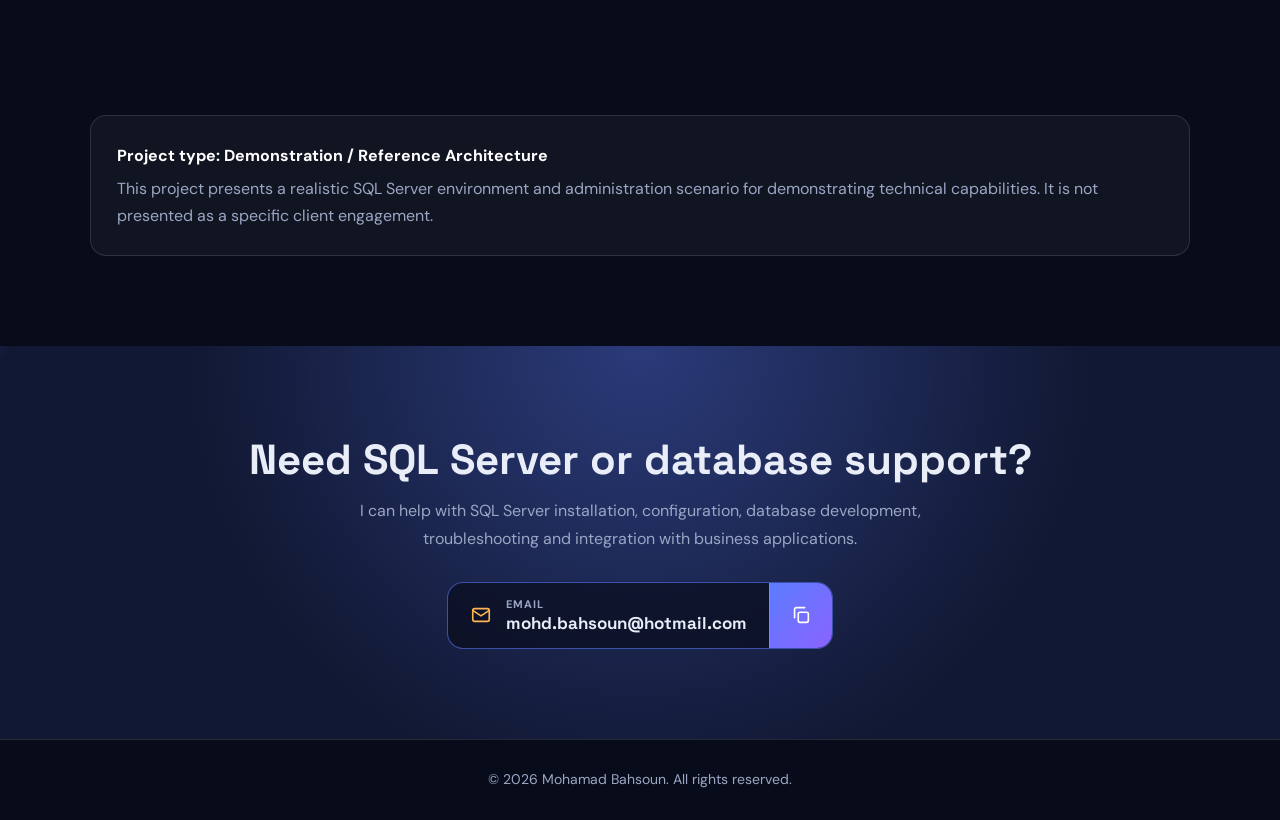
<file: projects/sql-server.html>
<!DOCTYPE html>
<html lang="en">
<head>
<meta charset="UTF-8">
<meta name="viewport" content="width=device-width, initial-scale=1.0">
<title>SQL Server Administration &amp; Database Solutions | Mohamad Bahsoun</title>
<meta name="description" content="SQL Server administration and database solutions portfolio project covering installation, configuration, performance, backup, recovery and application connectivity.">
<link rel="preconnect" href="https://fonts.googleapis.com"><link rel="preconnect" href="https://fonts.gstatic.com" crossorigin>
<link href="https://fonts.googleapis.com/css2?family=Space+Grotesk:wght@500;700&family=DM+Sans:wght@400;500;700&display=swap" rel="stylesheet">
<link rel="stylesheet" href="../assets/css/project.min.css">
</head>
<body>
<div id="bar"></div>
<nav><div class="wrap nav"><a class="logo" href="../index.html" aria-label="Mohamad Bahsoun, Digital Solutions Consultant"><span class="av">MB<img src="../assets/MB-Img.png" alt="" onload="this.parentNode.classList.add('ok')" onerror="this.remove()"></span><span><b>Mohamad Bahsoun</b><small>Digital Solutions Consultant</small></span></a><ul><li><a href="../index.html">Home</a></li><li><a href="#overview">Overview</a></li><li><a href="#installation">Installation</a></li><li><a href="#administration">Administration</a></li><li><a href="#performance">Performance</a></li></ul></div></nav>
<header class="hero"><div class="orb o1" data-s=".2"></div><div class="orb o2" data-s="-.12"></div>
<div class="wrap"><div class="badge">Demonstration / Reference Architecture</div>
<h1>SQL Server Administration &amp; Database Solutions</h1>
<p>A practical SQL Server environment covering installation, configuration, database management, security, backup and recovery, performance monitoring and application connectivity.</p></div></header>
<section id="overview"><div class="wrap">
<div class="rv"><h2>Project overview</h2><p class="intro">This project represents a typical business SQL Server environment supporting database-driven applications. The focus is on building a stable, maintainable and properly managed database platform.</p></div>
<div class="grid " data-icons='["building", "goal", "db", "shield"]' data-cards='[["Business Scenario", "A business application requires a centralized SQL Server database environment for storing operational data and supporting application transactions."], ["Primary Objectives", "Configure SQL Server correctly, establish database standards, implement backup procedures and provide reliable connectivity for business applications."], ["Database Workloads", "Transactional databases supporting applications, reporting requirements, internal tools and business processes."], ["Operational Focus", "Availability, security, performance, backup, recovery and troubleshooting."]]'></div>
</div></section>
<section class="alt"><div class="wrap">
<div class="rv"><h2>Reference architecture</h2><p class="intro">A simplified architecture showing how business applications interact with the SQL Server environment.</p></div>
<div class="flow rv" role="img" aria-label="SQL Server reference architecture: business users, C# .NET applications, SQL Server instance with application, reporting and system databases, backup storage and recovery testing"><div class="tier" style="--c1:#b8741a;--c2:#ffb454">Business Users<small>Application consumers</small></div><div class="vline f" style="--c2:#8a63ff"></div><div class="tier" style="--c1:#2a3fd0;--c2:#5b7cff">Business Apps<small>C# / .NET applications</small></div><div class="vline f" style="--c2:#8a63ff"></div><div class="tier" style="--c1:#4a2bd0;--c2:#8a63ff">SQL Server Instance<small>SQL connection</small></div><div class="vline f"></div><div class="branches"><div class="branch"><div class="node">Application Database</div></div><div class="branch"><div class="node">Reporting Database</div></div><div class="branch"><div class="node">System / Maintenance</div></div></div><div class="row"><small class="l">Backup &amp; recovery</small><div class="tier" style="--c1:#b8741a;--c2:#ffb454">Backup Storage<small>Full / diff / log</small></div><span class="arrow" style="animation:none">→</span><div class="tier" style="--c1:#0e7584;--c2:#22c3b0">Recovery Testing<small>Restore validation</small></div></div></div><div class="rv" style="margin-top:60px"><h3 style="font-size:clamp(24px,3vw,32px);margin-bottom:12px">SQL Server data flow</h3><p class="intro" style="margin-bottom:24px">How requests, backups and monitoring data move through the environment. Illustrative flow.</p></div><div class="mf2 rv"><svg viewBox="0 0 870 460" role="img" aria-label="Illustrative flows: an application query to SQL Server over TCP 1433, backups to storage with restore testing, and monitoring leading to troubleshooting"><text class="ttl" x="10" y="26">Application query</text><line class="ln" x1="170" y1="75" x2="240" y2="75"/><line class="ln" x1="400" y1="75" x2="470" y2="75"/><line class="ln" x1="630" y1="75" x2="700" y2="75"/><rect class="n a" x="10" y="40" width="160" height="70" rx="14"/><text x="90" y="72">Business Users</text><text class="sub" x="90" y="92">Use the application</text><rect class="n s" x="240" y="40" width="160" height="70" rx="14"/><text x="320" y="72">C# / .NET App</text><text class="sub" x="320" y="92">Data access layer</text><rect class="n s" x="470" y="40" width="160" height="70" rx="14"/><text x="550" y="72">SQL Server</text><text class="sub" x="550" y="92">TCP 1433</text><rect class="n t" x="700" y="40" width="160" height="70" rx="14"/><text x="780" y="72">Database</text><text class="sub" x="780" y="92">Tables + procedures</text><text class="sub" x="205" y="67">request</text><text class="sub" x="435" y="67">connect</text><text class="sub" x="665" y="67">query</text><circle class="dot a1" cx="170" cy="75" r="6"/><circle class="dot a2" cx="400" cy="75" r="6"/><circle class="dot a3" cx="630" cy="75" r="6"/><text class="ttl" x="10" y="176">Backup &amp; recovery</text><line class="ln" x1="170" y1="225" x2="240" y2="225"/><line class="ln" x1="400" y1="225" x2="470" y2="225"/><line class="ln" x1="630" y1="225" x2="700" y2="225"/><rect class="n a" x="10" y="190" width="160" height="70" rx="14"/><text x="90" y="222">SQL Server</text><text class="sub" x="90" y="242">Databases + logs</text><rect class="n s" x="240" y="190" width="160" height="70" rx="14"/><text x="320" y="222">Backups</text><text class="sub" x="320" y="242">Full / diff / log</text><rect class="n s" x="470" y="190" width="160" height="70" rx="14"/><text x="550" y="222">Backup Storage</text><text class="sub" x="550" y="242">Retention</text><rect class="n t" x="700" y="190" width="160" height="70" rx="14"/><text x="780" y="222">Restore Test</text><text class="sub" x="780" y="242">Validated recovery</text><text class="sub" x="205" y="217">backup</text><text class="sub" x="435" y="217">store</text><text class="sub" x="665" y="217">verify</text><circle class="dot b1" cx="170" cy="225" r="6"/><circle class="dot b2" cx="400" cy="225" r="6"/><circle class="dot b3" cx="630" cy="225" r="6"/><text class="ttl" x="10" y="326">Monitoring &amp; troubleshooting</text><line class="ln" x1="170" y1="375" x2="240" y2="375"/><line class="ln" x1="400" y1="375" x2="470" y2="375"/><line class="ln" x1="630" y1="375" x2="700" y2="375"/><rect class="n a" x="10" y="340" width="160" height="70" rx="14"/><text x="90" y="372">SQL Server</text><text class="sub" x="90" y="392">Workload</text><rect class="n s" x="240" y="340" width="160" height="70" rx="14"/><text x="320" y="372">Monitoring</text><text class="sub" x="320" y="392">CPU, memory, disk</text><rect class="n s" x="470" y="340" width="160" height="70" rx="14"/><text x="550" y="372">Analysis</text><text class="sub" x="550" y="392">Plans, blocking, waits</text><rect class="n t" x="700" y="340" width="160" height="70" rx="14"/><text x="780" y="372">Tuning</text><text class="sub" x="780" y="392">Indexes + statistics</text><text class="sub" x="205" y="367">collect</text><text class="sub" x="435" y="367">analyze</text><text class="sub" x="665" y="367">apply</text><circle class="dot c1" cx="170" cy="375" r="6"/><circle class="dot c2" cx="400" cy="375" r="6"/><circle class="dot c3" cx="630" cy="375" r="6"/></svg></div><div style="margin-top:40px"><div class="grid" style="grid-template-columns:1fr" data-trees='[["Application Database", ["Tables / Views", "Stored Procedures", "Functions", "Indexes"]]]'></div></div>
</div></section>
<section id="installation"><div class="wrap">
<div class="rv"><h2>SQL Server installation &amp; configuration</h2><p class="intro">A reliable SQL Server environment starts with proper installation and configuration rather than simply installing the database engine.</p></div>
<div class="grid " data-icons='["clipboard", "tool", "db", "link"]' data-cards='[["Installation Planning", "Review operating system requirements, SQL Server edition, storage layout, memory requirements and application dependencies before installation."], ["SQL Server Services", "Configure the required SQL Server services and establish appropriate service accounts and startup behavior."], ["Storage Configuration", "Separate database files, transaction logs and temporary database workloads where appropriate based on the environment."], ["Connectivity", "Configure SQL Server connectivity and verify that authorized applications can establish database connections."]]'></div>
</div></section>
<section class="alt" id="administration"><div class="wrap">
<div class="rv"><h2>Database management</h2><p class="intro">Database administration includes ongoing maintenance, monitoring and controlled changes to production databases.</p></div>
<ul class="chips" data-chips='["Database creation and configuration", "Data and log file management", "Database growth configuration", "Recovery model configuration", "Index maintenance", "Statistics maintenance", "Database integrity checks", "Stored procedures and views", "User and permission management", "Database monitoring"]'></ul>
</div></section>
<section><div class="wrap">
<div class="rv"><h2>Security &amp; access control</h2><p class="intro">Database access should follow the principle of giving users and applications only the permissions they require.</p></div>
<div class="grid " data-icons='["key", "users", "shield", "eye"]' data-cards='[["Authentication", "Configure appropriate authentication methods based on application and organizational requirements."], ["Logins &amp; Users", "Manage SQL Server logins, database users and appropriate role memberships."], ["Least Privilege", "Application accounts should receive only the permissions required for their operations."], ["Auditing &amp; Monitoring", "Monitor access and database activity according to the organization&#39;s security requirements."]]'></div>
</div></section>
<section class="alt"><div class="wrap">
<div class="rv"><h2>Backup &amp; recovery</h2><p class="intro">A backup strategy is only useful when recovery procedures are understood and periodically tested.</p></div>
<div class="grid " data-icons='["backup", "backup", "file", "check"]' data-cards='[["Full Backups", "Establish scheduled full database backups according to business recovery requirements."], ["Differential Backups", "Use differential backups where appropriate to reduce recovery time and backup workload."], ["Transaction Log Backups", "For databases using the full recovery model, transaction log backups can support point-in-time recovery requirements."], ["Restore Testing", "Periodically restore backups in a controlled environment to validate that recovery procedures actually work."]]'></div>
</div></section>
<section id="performance"><div class="wrap">
<div class="rv"><h2>Performance &amp; troubleshooting</h2><p class="intro">SQL Server troubleshooting starts with identifying the actual source of a performance problem instead of immediately changing configuration.</p></div>
<div class="grid " data-icons='["flow", "users", "eye", "link"]' data-cards='[["Query Performance", "Review slow queries, execution plans, indexes and database statistics to identify potential bottlenecks."], ["Blocking", "Investigate blocking sessions and locking behavior that can affect application performance."], ["Resource Monitoring", "Monitor CPU, memory, disk activity and database workload to identify infrastructure-related issues."], ["Application Connectivity", "Troubleshoot connection errors between SQL Server and business applications."]]'></div>
</div></section>
<section class="alt"><div class="wrap">
<div class="rv"><h2>C# / .NET application connectivity</h2><p class="intro">SQL Server environments commonly support custom business applications. The application layer must be designed to communicate reliably with the database.</p></div>
<div class="grid " data-icons='["key", "code", "clipboard", "tool"]' data-cards='[["Connection Management", "Configure application database connections and manage connection settings securely."], ["Stored Procedures", "Use stored procedures where appropriate for reusable database operations and controlled data access."], ["Transactions", "Use transactions when multiple database operations need to succeed or fail as a single unit."], ["Error Handling", "Handle database connectivity and query errors appropriately at the application layer."]]'></div>
</div></section>
<section><div class="wrap">
<div class="rv"><h2>Administration approach</h2></div>
<div class="steps" data-steps='[["Assess", "Understand the application workload, database size, business requirements and existing configuration."], ["Configure", "Configure SQL Server, databases, storage, security and connectivity according to requirements."], ["Protect", "Establish backup, recovery and security procedures."], ["Monitor", "Monitor database health, performance, storage and application connectivity."], ["Troubleshoot", "Investigate database and application problems using logs, queries, performance information and system data."], ["Maintain", "Apply appropriate maintenance activities and review the environment as business requirements change."]]'><div class="fill"></div></div>
</div></section>
<section class="alt"><div class="wrap">
<div class="rv"><h2>Technical areas</h2></div>
<div class="tech rv" data-tech='["SQL Server", "SQL Server Management Studio", "T-SQL", "Database Administration", "Stored Procedures", "Views", "Indexes", "Backup &amp; Recovery", "Performance Monitoring", "Database Security", "C#", ".NET", "Application Integration"]'></div>
</div></section>
<section><div class="wrap">
<div class="rv"><h2>Skills demonstrated</h2></div>
<div class="grid " data-icons='["db", "code", "eye", "link"]' data-cards='[["SQL Server Administration", "Installation, configuration, database management, maintenance and troubleshooting."], ["Database Development", "Tables, views, stored procedures, queries and database-driven application functionality."], ["Performance Troubleshooting", "Investigating queries, blocking, resource usage and application connectivity issues."], ["Business Application Integration", "Connecting C#/.NET applications to SQL Server databases and implementing reliable data access."]]'></div>
</div></section>
<section><div class="wrap"><div class="disc rv"><strong>Project type: Demonstration / Reference Architecture</strong>This project presents a realistic SQL Server environment and administration scenario for demonstrating technical capabilities. It is not presented as a specific client engagement.</div></div></section>
<section class="cta"><div class="wrap">
<h2>Need SQL Server or database support?</h2>
<p>I can help with SQL Server installation, configuration, database development, troubleshooting and integration with business applications.</p>
<div class="contact"><div class="mail"><a href="mailto:mohd.bahsoun@hotmail.com?subject=SQL%20Server%20Support"><svg viewBox="0 0 24 24" fill="none" stroke="currentColor" stroke-width="1.8" stroke-linecap="round" stroke-linejoin="round" aria-hidden="true"><rect x="3" y="5" width="18" height="14" rx="2"/><path d="m3 7 9 6 9-6"/></svg><div><small>Email</small><span>mohd.bahsoun@hotmail.com</span></div></a><button id="cp" type="button" aria-label="Copy email address" title="Copy email"><svg class="cp" viewBox="0 0 24 24" fill="none" stroke="currentColor" stroke-width="1.8" stroke-linecap="round" stroke-linejoin="round" aria-hidden="true"><rect x="9" y="9" width="11" height="11" rx="2"/><path d="M5 15V6a2 2 0 0 1 2-2h9"/></svg><svg class="ck" viewBox="0 0 24 24" fill="none" stroke="currentColor" stroke-width="2.4" stroke-linecap="round" stroke-linejoin="round" aria-hidden="true"><path d="m5 12.5 4.5 4.5L19 7"/></svg></button></div><a id="li" class="li" href="#" target="_blank" rel="noopener" aria-label="LinkedIn profile" title="LinkedIn" hidden><svg viewBox="0 0 24 24" fill="currentColor" aria-hidden="true"><path d="M20.45 20.45h-3.56v-5.57c0-1.33-.03-3.04-1.85-3.04-1.86 0-2.14 1.45-2.14 2.94v5.67H9.35V9h3.41v1.56h.05c.48-.9 1.64-1.85 3.37-1.85 3.6 0 4.27 2.37 4.27 5.46v6.28zM5.34 7.43a2.06 2.06 0 1 1 0-4.12 2.06 2.06 0 0 1 0 4.12zM7.12 20.45H3.56V9h3.56v11.45z"/></svg></a></div>
</div></section>
<footer>© 2026 Mohamad Bahsoun. All rights reserved.</footer>
<script>
const LINKEDIN="";   // paste your LinkedIn profile URL here
</script>
<script src="../assets/js/project.min.js" defer></script>
</body>
</html>
</file>
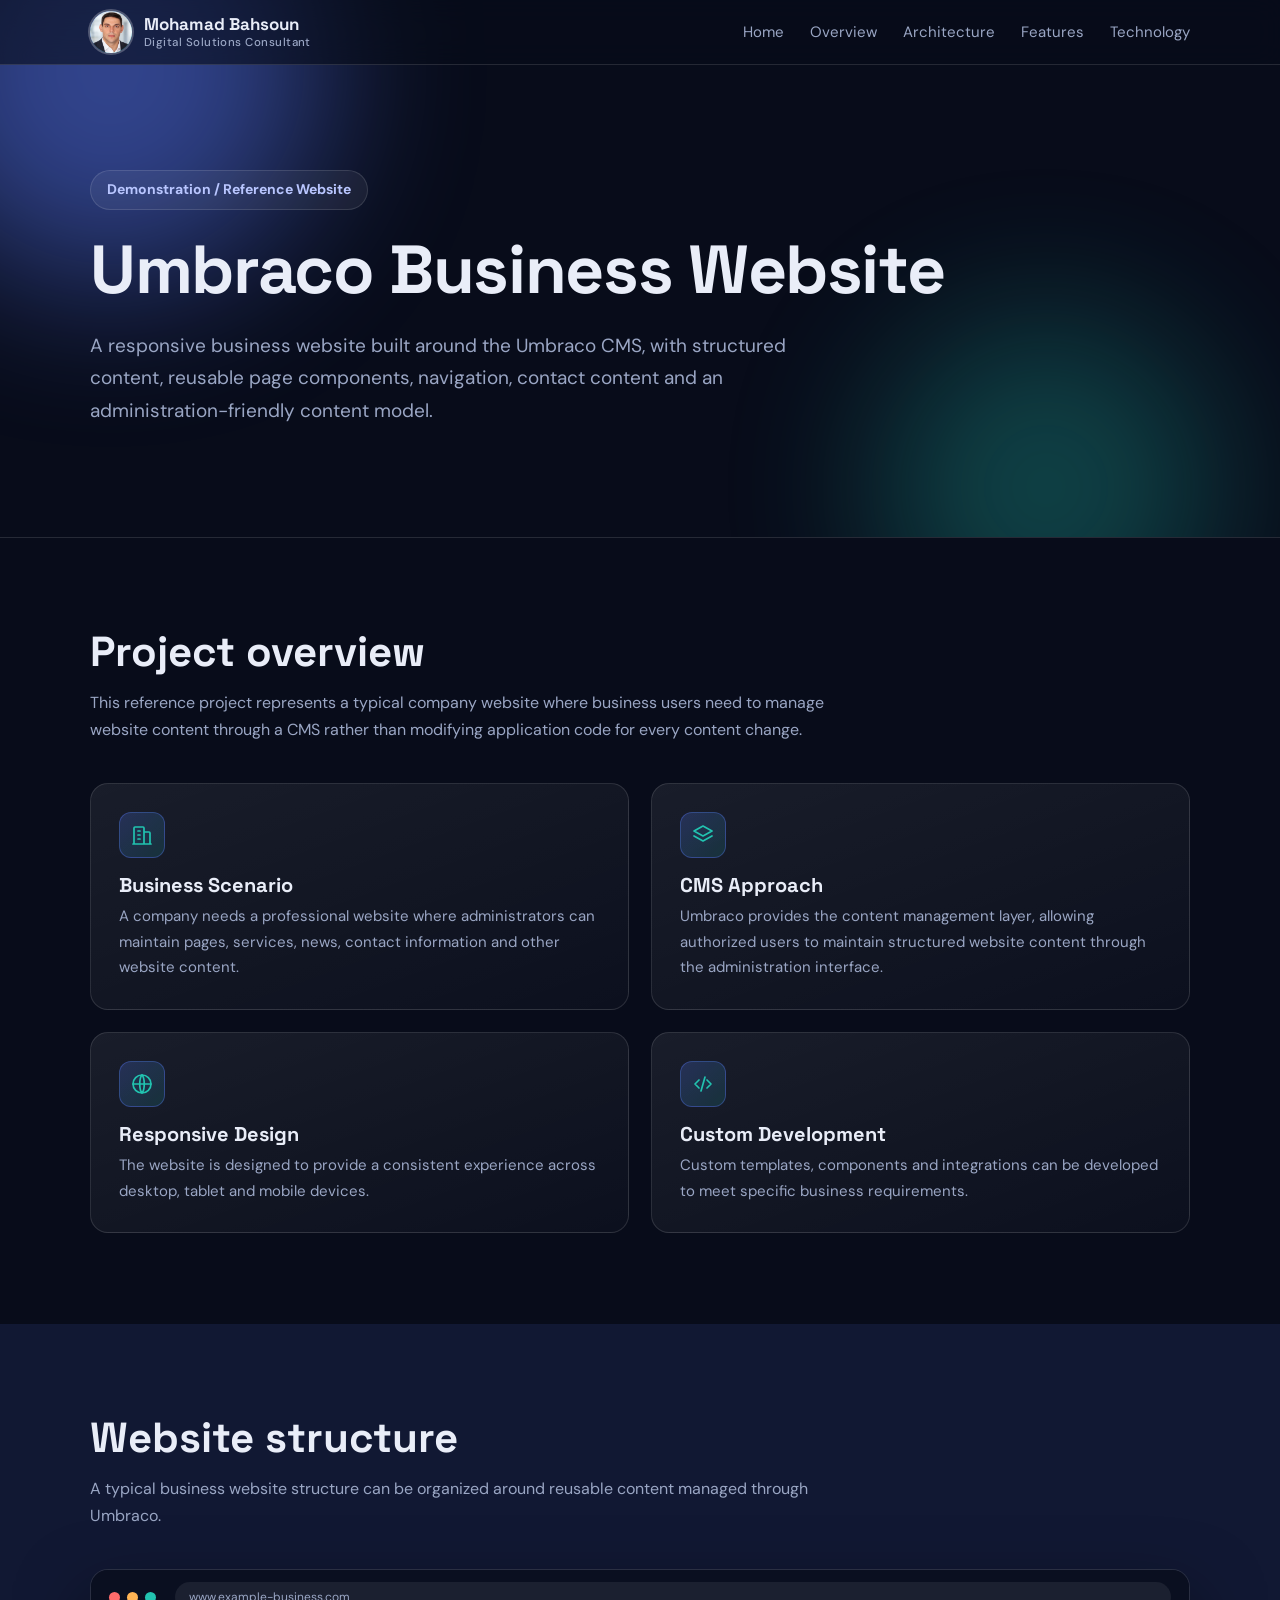
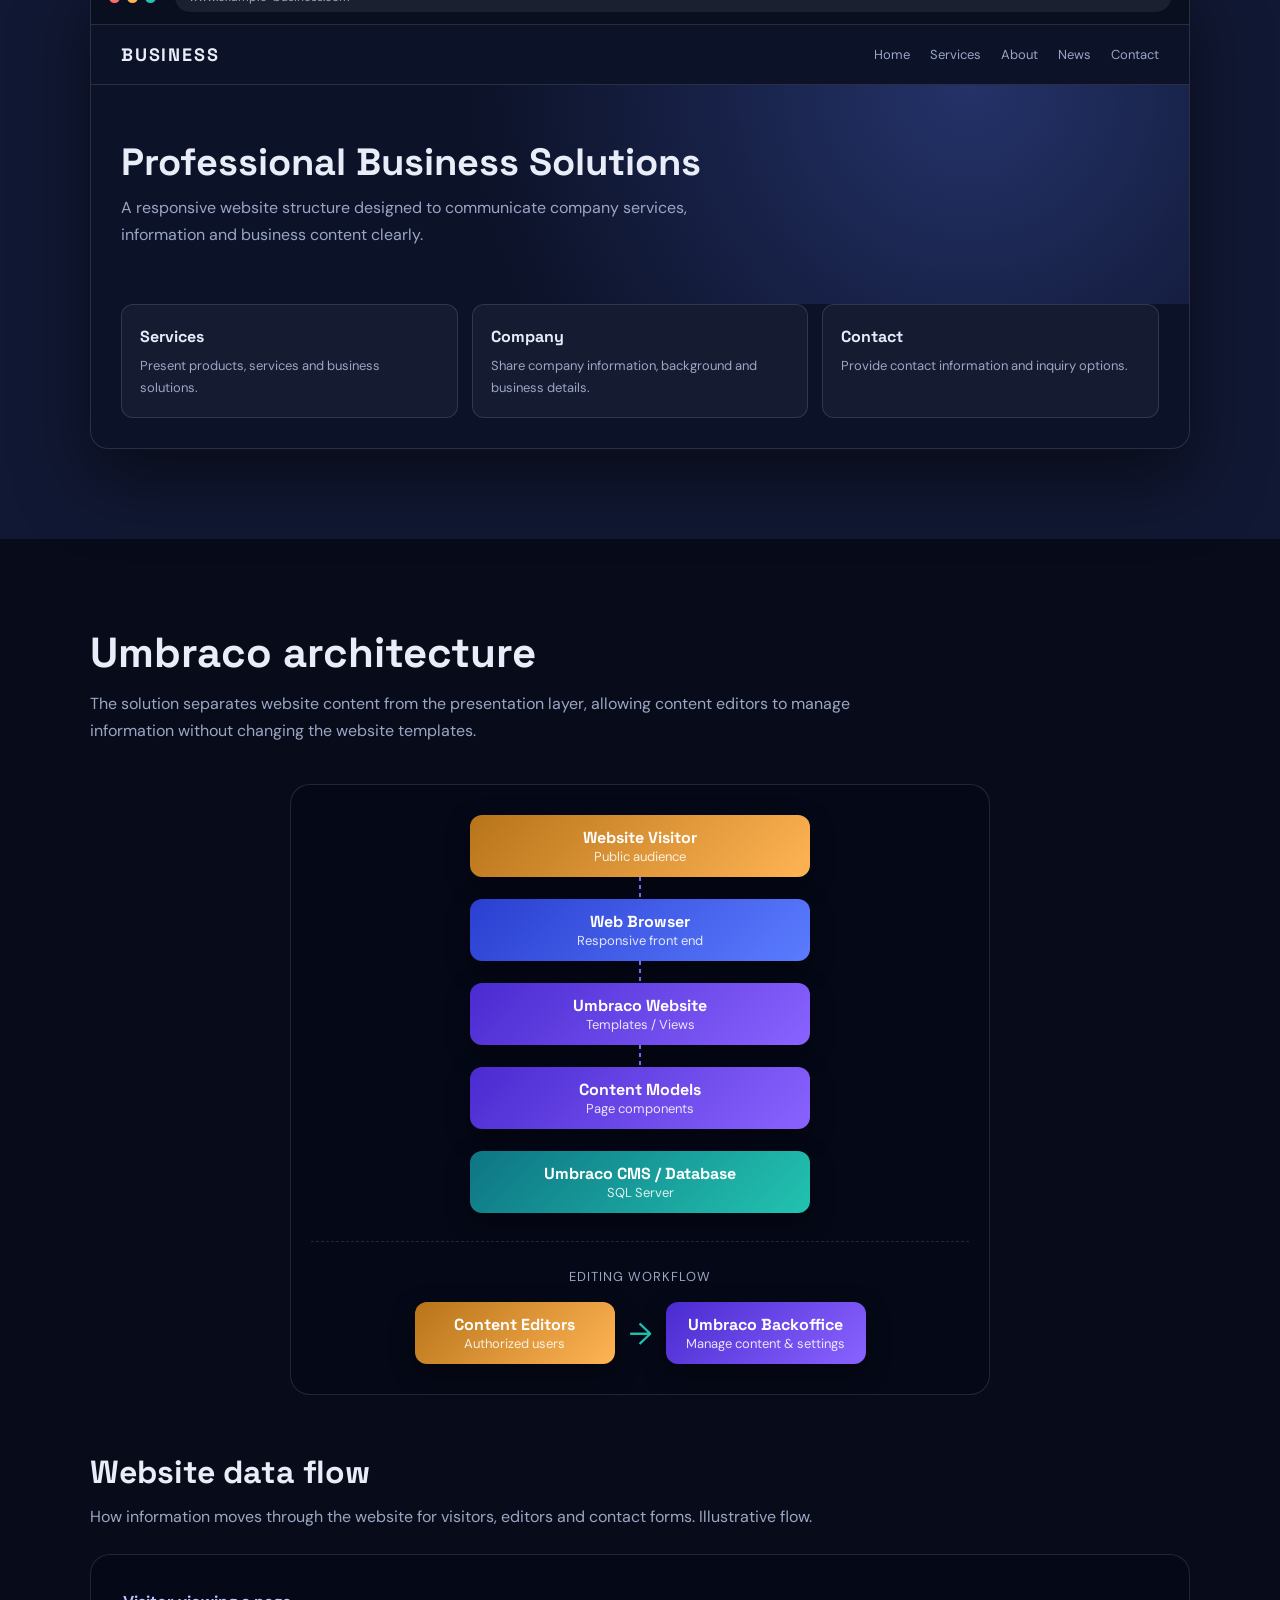
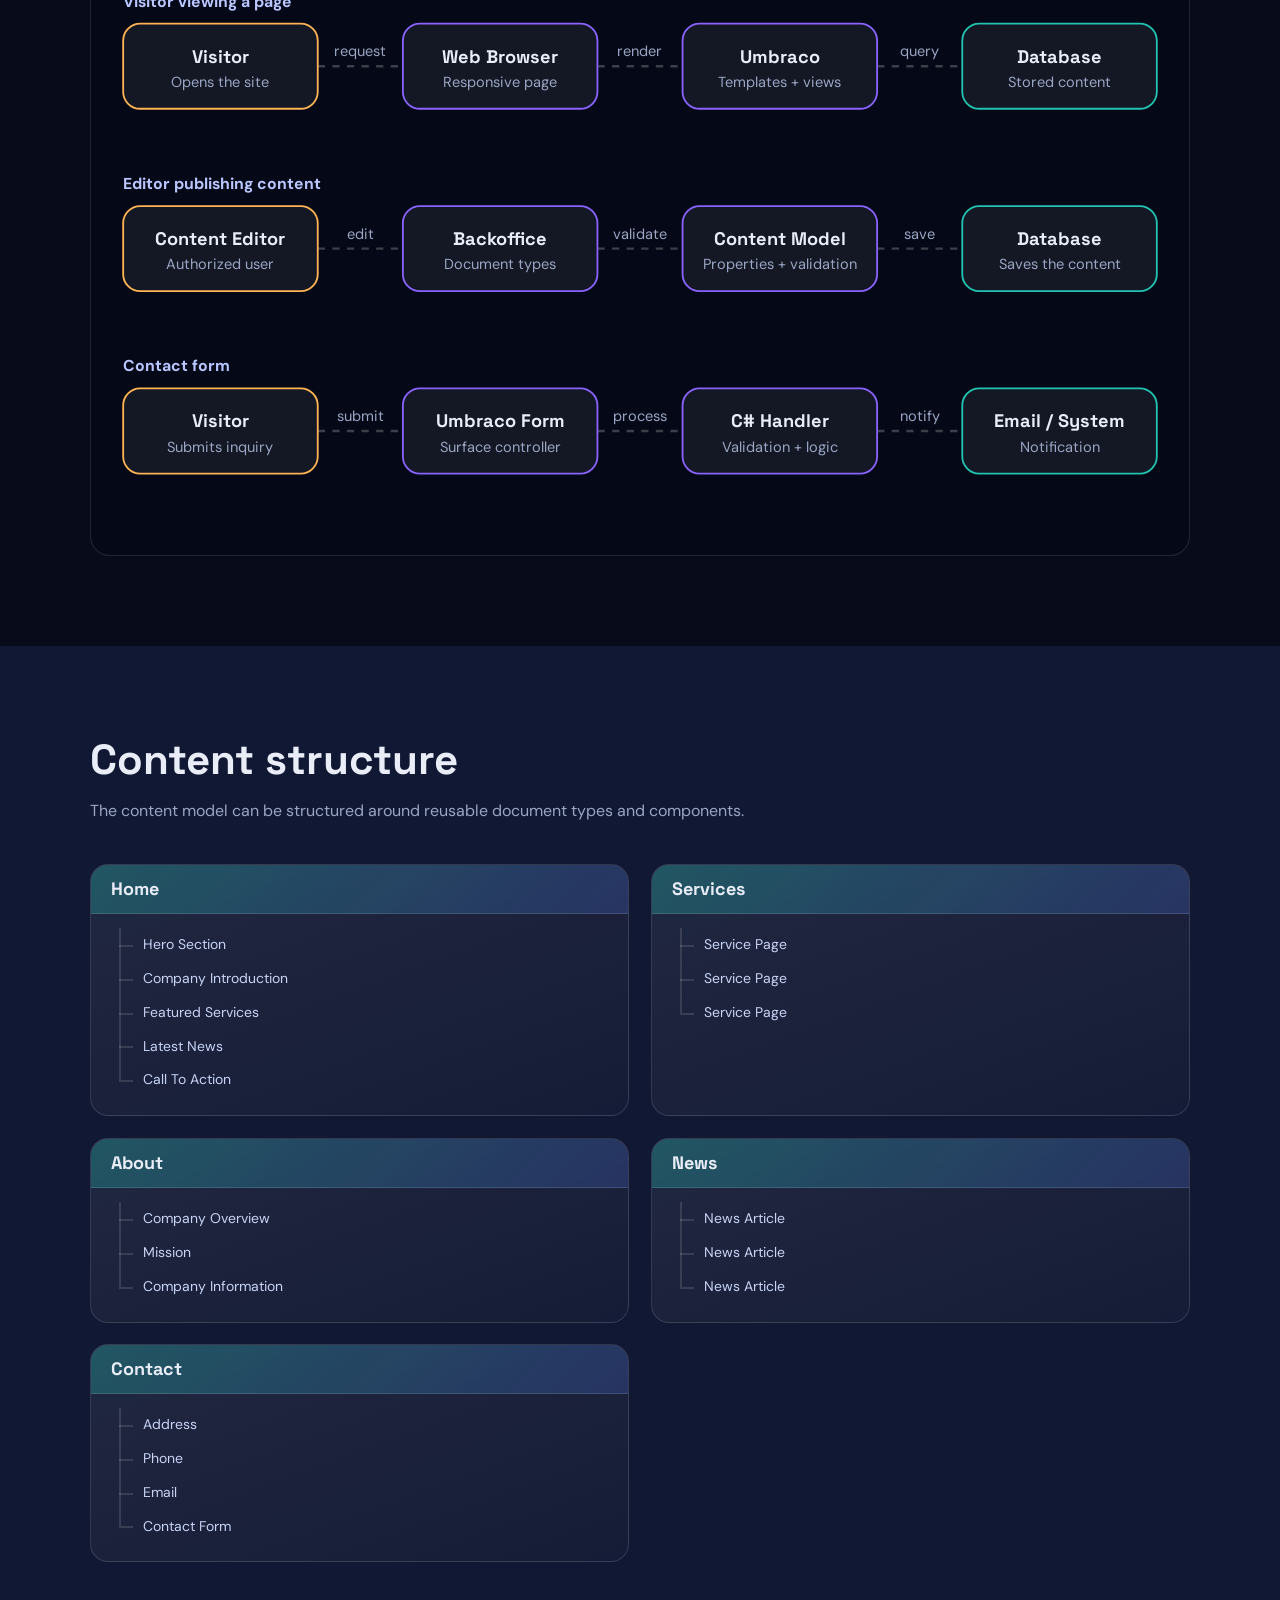
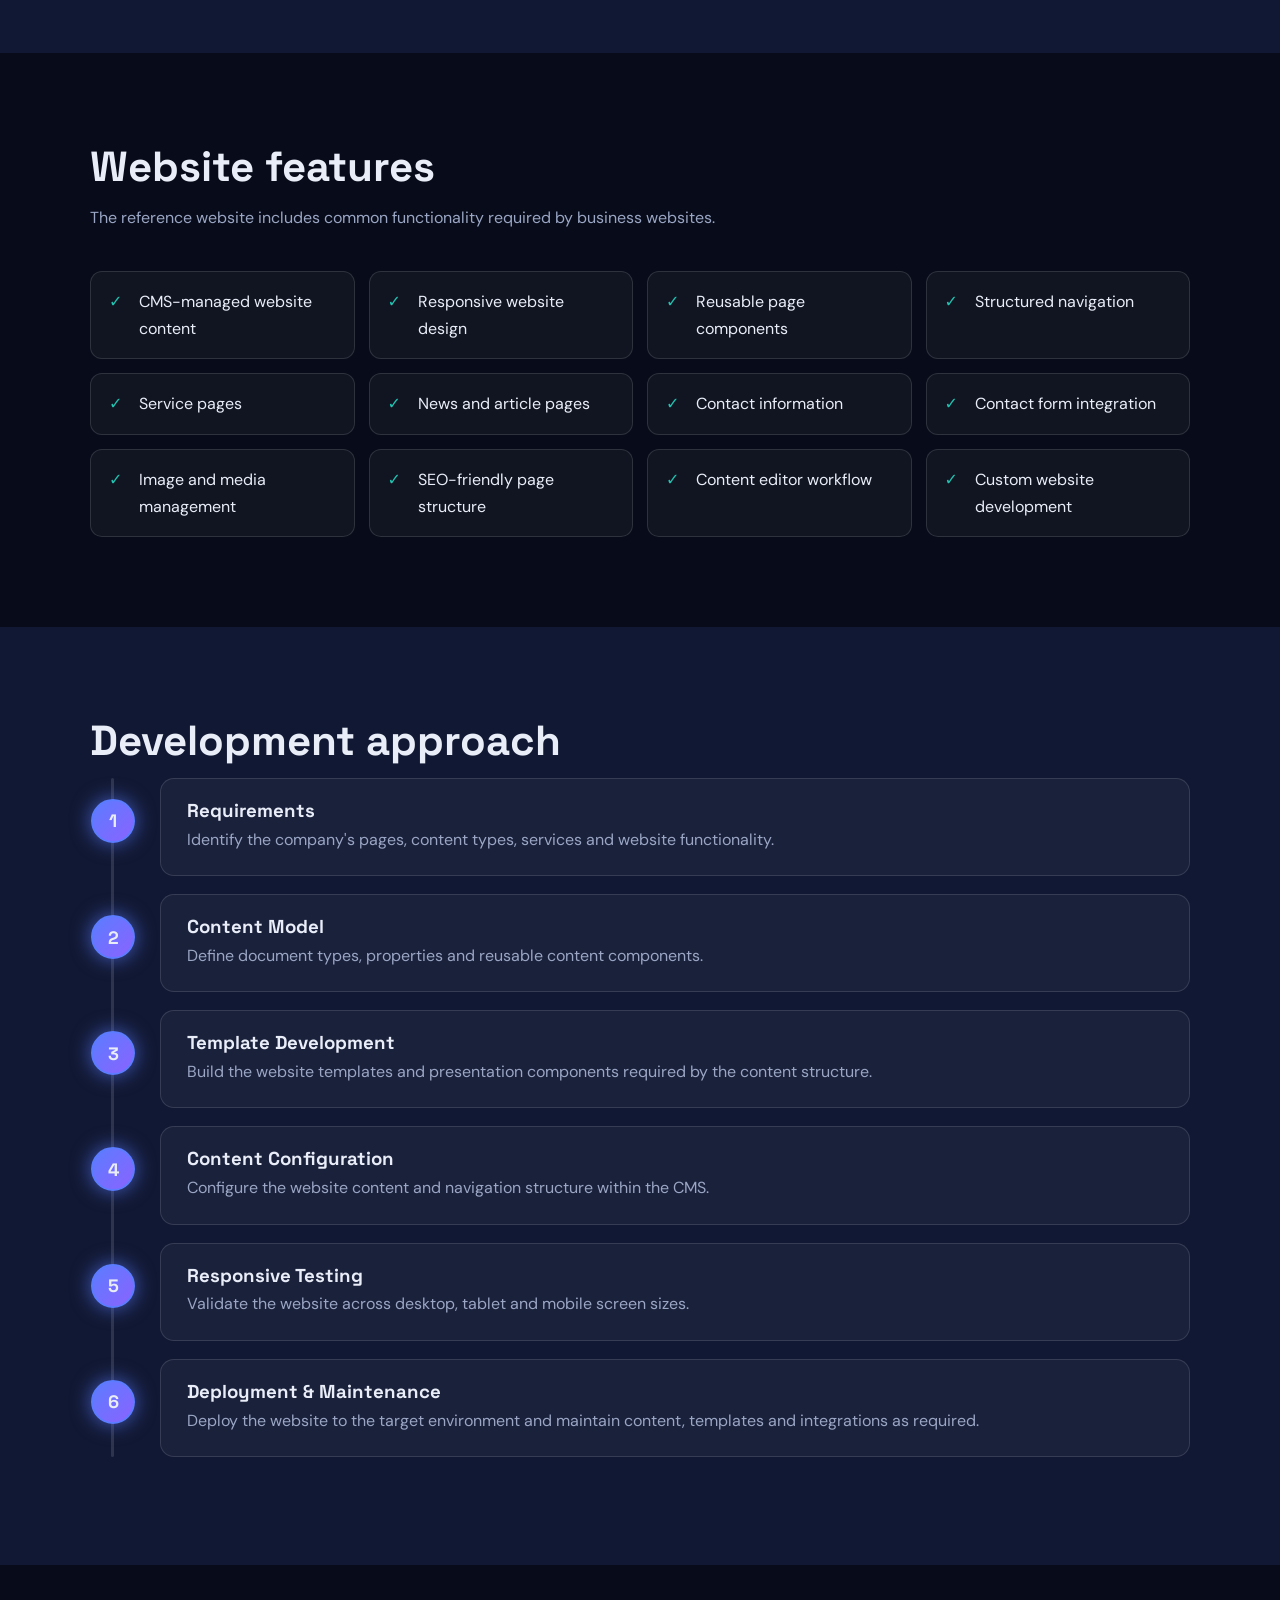
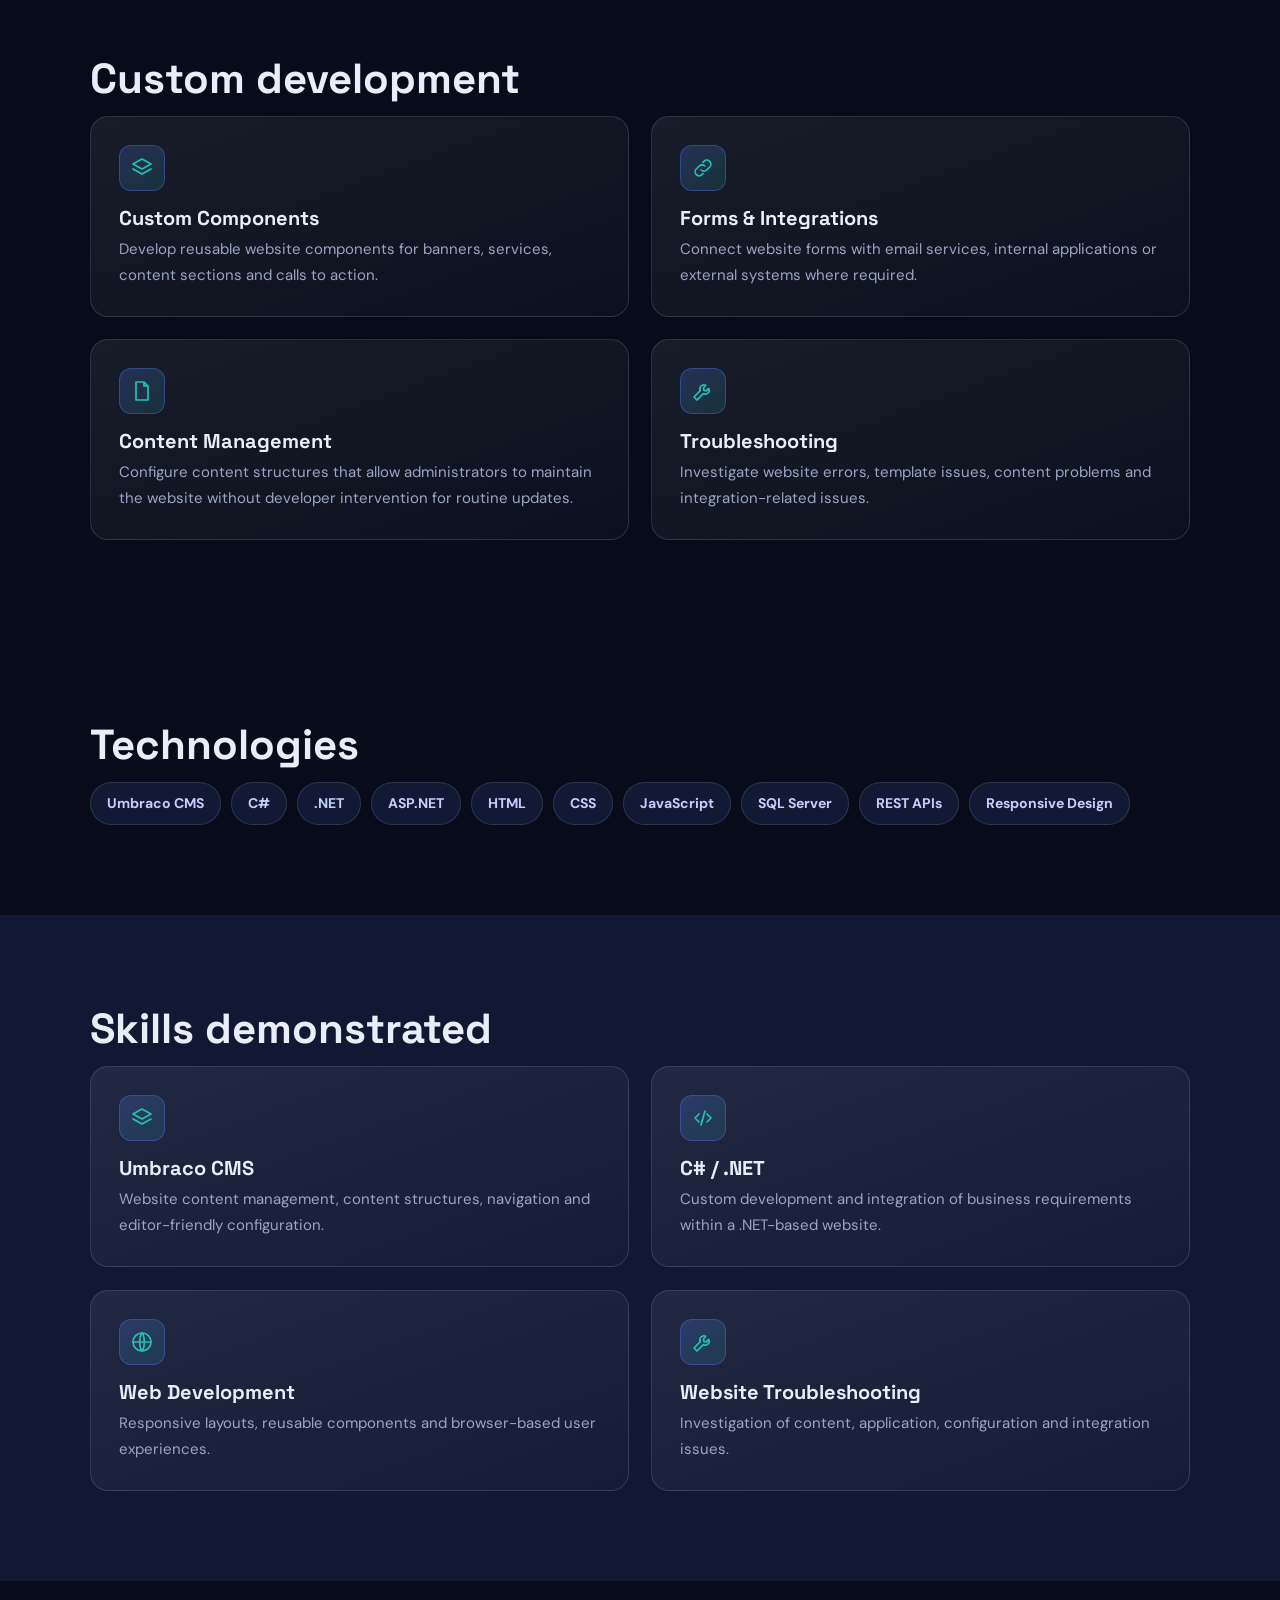
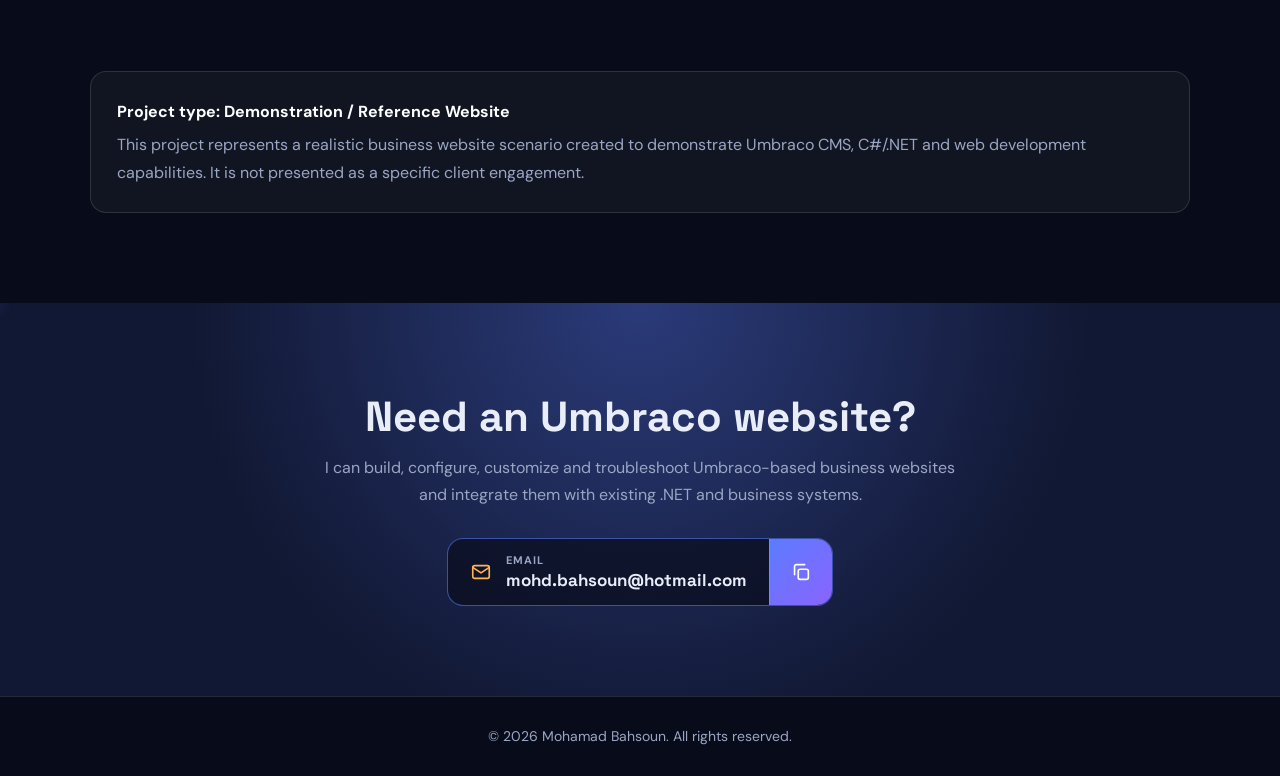
<file: projects/umbraco-business-website.html>
<!DOCTYPE html>
<html lang="en">
<head>
<meta charset="UTF-8">
<meta name="viewport" content="width=device-width, initial-scale=1.0">
<title>Umbraco Business Website | Mohamad Bahsoun</title>
<meta name="description" content="Umbraco business website development demonstrating CMS configuration, content management, responsive design and custom website development.">
<link rel="preconnect" href="https://fonts.googleapis.com"><link rel="preconnect" href="https://fonts.gstatic.com" crossorigin>
<link href="https://fonts.googleapis.com/css2?family=Space+Grotesk:wght@500;700&family=DM+Sans:wght@400;500;700&display=swap" rel="stylesheet">
<link rel="stylesheet" href="../assets/css/project.min.css">
</head>
<body>
<div id="bar"></div>
<nav><div class="wrap nav"><a class="logo" href="../index.html" aria-label="Mohamad Bahsoun, Digital Solutions Consultant"><span class="av">MB<img src="../assets/MB-Img.png" alt="" onload="this.parentNode.classList.add('ok')" onerror="this.remove()"></span><span><b>Mohamad Bahsoun</b><small>Digital Solutions Consultant</small></span></a><ul><li><a href="../index.html">Home</a></li><li><a href="#overview">Overview</a></li><li><a href="#architecture">Architecture</a></li><li><a href="#features">Features</a></li><li><a href="#technology">Technology</a></li></ul></div></nav>
<header class="hero"><div class="orb o1" data-s=".2"></div><div class="orb o2" data-s="-.12"></div>
<div class="wrap"><div class="badge">Demonstration / Reference Website</div>
<h1>Umbraco Business Website</h1>
<p>A responsive business website built around the Umbraco CMS, with structured content, reusable page components, navigation, contact content and an administration-friendly content model.</p></div></header>
<section id="overview"><div class="wrap">
<div class="rv"><h2>Project overview</h2><p class="intro">This reference project represents a typical company website where business users need to manage website content through a CMS rather than modifying application code for every content change.</p></div>
<div class="grid " data-icons='["building", "layers", "globe", "code"]' data-cards='[["Business Scenario", "A company needs a professional website where administrators can maintain pages, services, news, contact information and other website content."], ["CMS Approach", "Umbraco provides the content management layer, allowing authorized users to maintain structured website content through the administration interface."], ["Responsive Design", "The website is designed to provide a consistent experience across desktop, tablet and mobile devices."], ["Custom Development", "Custom templates, components and integrations can be developed to meet specific business requirements."]]'></div>
</div></section>
<section class="alt"><div class="wrap">
<div class="rv"><h2>Website structure</h2><p class="intro">A typical business website structure can be organized around reusable content managed through Umbraco.</p></div>
<div class="site rv tilt" style="transform:perspective(1200px) rotateX(var(--rx,0deg)) rotateY(var(--ry,0deg));transition:transform .15s ease-out"><div class="bb"><i></i><i></i><i></i><span>www.example-business.com</span></div><div class="sh"><b>BUSINESS</b><div><span>Home</span><span>Services</span><span>About</span><span>News</span><span>Contact</span></div></div><div class="shero"><h3>Professional Business Solutions</h3><p>A responsive website structure designed to communicate company services, information and business content clearly.</p></div><div class="sc"><div><b>Services</b><p>Present products, services and business solutions.</p></div><div><b>Company</b><p>Share company information, background and business details.</p></div><div><b>Contact</b><p>Provide contact information and inquiry options.</p></div></div></div>
</div></section>
<section id="architecture"><div class="wrap">
<div class="rv"><h2>Umbraco architecture</h2><p class="intro">The solution separates website content from the presentation layer, allowing content editors to manage information without changing the website templates.</p></div>
<div class="flow rv" role="img" aria-label="Umbraco architecture: visitor, browser, Umbraco website templates, content models and page components, Umbraco CMS database; editors use the Umbraco Backoffice"><div class="tier" style="--c1:#b8741a;--c2:#ffb454">Website Visitor<small>Public audience</small></div><div class="vline f" style="--c2:#8a63ff"></div><div class="tier" style="--c1:#2a3fd0;--c2:#5b7cff">Web Browser<small>Responsive front end</small></div><div class="vline f" style="--c2:#8a63ff"></div><div class="tier" style="--c1:#4a2bd0;--c2:#8a63ff">Umbraco Website<small>Templates / Views</small></div><div class="vline f" style="--c2:#8a63ff"></div><div class="tier" style="--c1:#4a2bd0;--c2:#8a63ff">Content Models<small>Page components</small></div><div class="vline f"></div><div class="tier" style="--c1:#0e7584;--c2:#22c3b0">Umbraco CMS / Database<small>SQL Server</small></div><div class="row"><small class="l">Editing workflow</small><div class="tier" style="--c1:#b8741a;--c2:#ffb454">Content Editors<small>Authorized users</small></div><span class="arrow" style="animation:none">→</span><div class="tier" style="--c1:#4a2bd0;--c2:#8a63ff">Umbraco Backoffice<small>Manage content &amp; settings</small></div></div></div><div class="rv" style="margin-top:60px"><h3 style="font-size:clamp(24px,3vw,32px);margin-bottom:12px">Website data flow</h3><p class="intro" style="margin-bottom:24px">How information moves through the website for visitors, editors and contact forms. Illustrative flow.</p></div><div class="mf2 rv"><svg viewBox="0 0 870 460" role="img" aria-label="Website data flow: a visitor viewing a page, an editor publishing content and a contact form submission, each passing through Umbraco and the database"><text class="ttl" x="10" y="26">Visitor viewing a page</text><line class="ln" x1="170" y1="75" x2="240" y2="75"/><line class="ln" x1="400" y1="75" x2="470" y2="75"/><line class="ln" x1="630" y1="75" x2="700" y2="75"/><rect class="n a" x="10" y="40" width="160" height="70" rx="14"/><text x="90" y="72">Visitor</text><text class="sub" x="90" y="92">Opens the site</text><rect class="n s" x="240" y="40" width="160" height="70" rx="14"/><text x="320" y="72">Web Browser</text><text class="sub" x="320" y="92">Responsive page</text><rect class="n s" x="470" y="40" width="160" height="70" rx="14"/><text x="550" y="72">Umbraco</text><text class="sub" x="550" y="92">Templates + views</text><rect class="n t" x="700" y="40" width="160" height="70" rx="14"/><text x="780" y="72">Database</text><text class="sub" x="780" y="92">Stored content</text><text class="sub" x="205" y="67">request</text><text class="sub" x="435" y="67">render</text><text class="sub" x="665" y="67">query</text><circle class="dot a1" cx="170" cy="75" r="6"/><circle class="dot a2" cx="400" cy="75" r="6"/><circle class="dot a3" cx="630" cy="75" r="6"/><text class="ttl" x="10" y="176">Editor publishing content</text><line class="ln" x1="170" y1="225" x2="240" y2="225"/><line class="ln" x1="400" y1="225" x2="470" y2="225"/><line class="ln" x1="630" y1="225" x2="700" y2="225"/><rect class="n a" x="10" y="190" width="160" height="70" rx="14"/><text x="90" y="222">Content Editor</text><text class="sub" x="90" y="242">Authorized user</text><rect class="n s" x="240" y="190" width="160" height="70" rx="14"/><text x="320" y="222">Backoffice</text><text class="sub" x="320" y="242">Document types</text><rect class="n s" x="470" y="190" width="160" height="70" rx="14"/><text x="550" y="222">Content Model</text><text class="sub" x="550" y="242">Properties + validation</text><rect class="n t" x="700" y="190" width="160" height="70" rx="14"/><text x="780" y="222">Database</text><text class="sub" x="780" y="242">Saves the content</text><text class="sub" x="205" y="217">edit</text><text class="sub" x="435" y="217">validate</text><text class="sub" x="665" y="217">save</text><circle class="dot b1" cx="170" cy="225" r="6"/><circle class="dot b2" cx="400" cy="225" r="6"/><circle class="dot b3" cx="630" cy="225" r="6"/><text class="ttl" x="10" y="326">Contact form</text><line class="ln" x1="170" y1="375" x2="240" y2="375"/><line class="ln" x1="400" y1="375" x2="470" y2="375"/><line class="ln" x1="630" y1="375" x2="700" y2="375"/><rect class="n a" x="10" y="340" width="160" height="70" rx="14"/><text x="90" y="372">Visitor</text><text class="sub" x="90" y="392">Submits inquiry</text><rect class="n s" x="240" y="340" width="160" height="70" rx="14"/><text x="320" y="372">Umbraco Form</text><text class="sub" x="320" y="392">Surface controller</text><rect class="n s" x="470" y="340" width="160" height="70" rx="14"/><text x="550" y="372">C# Handler</text><text class="sub" x="550" y="392">Validation + logic</text><rect class="n t" x="700" y="340" width="160" height="70" rx="14"/><text x="780" y="372">Email / System</text><text class="sub" x="780" y="392">Notification</text><text class="sub" x="205" y="367">submit</text><text class="sub" x="435" y="367">process</text><text class="sub" x="665" y="367">notify</text><circle class="dot c1" cx="170" cy="375" r="6"/><circle class="dot c2" cx="400" cy="375" r="6"/><circle class="dot c3" cx="630" cy="375" r="6"/></svg></div>
</div></section>
<section class="alt"><div class="wrap">
<div class="rv"><h2>Content structure</h2><p class="intro">The content model can be structured around reusable document types and components.</p></div>
<div class="grid" data-trees='[["Home", ["Hero Section", "Company Introduction", "Featured Services", "Latest News", "Call To Action"]], ["Services", ["Service Page", "Service Page", "Service Page"]], ["About", ["Company Overview", "Mission", "Company Information"]], ["News", ["News Article", "News Article", "News Article"]], ["Contact", ["Address", "Phone", "Email", "Contact Form"]]]'></div>
</div></section>
<section id="features"><div class="wrap">
<div class="rv"><h2>Website features</h2><p class="intro">The reference website includes common functionality required by business websites.</p></div>
<ul class="chips" data-chips='["CMS-managed website content", "Responsive website design", "Reusable page components", "Structured navigation", "Service pages", "News and article pages", "Contact information", "Contact form integration", "Image and media management", "SEO-friendly page structure", "Content editor workflow", "Custom website development"]'></ul>
</div></section>
<section class="alt"><div class="wrap">
<div class="rv"><h2>Development approach</h2></div>
<div class="steps" data-steps='[["Requirements", "Identify the company&#39;s pages, content types, services and website functionality."], ["Content Model", "Define document types, properties and reusable content components."], ["Template Development", "Build the website templates and presentation components required by the content structure."], ["Content Configuration", "Configure the website content and navigation structure within the CMS."], ["Responsive Testing", "Validate the website across desktop, tablet and mobile screen sizes."], ["Deployment &amp; Maintenance", "Deploy the website to the target environment and maintain content, templates and integrations as required."]]'><div class="fill"></div></div>
</div></section>
<section><div class="wrap">
<div class="rv"><h2>Custom development</h2></div>
<div class="grid " data-icons='["layers", "link", "file", "tool"]' data-cards='[["Custom Components", "Develop reusable website components for banners, services, content sections and calls to action."], ["Forms &amp; Integrations", "Connect website forms with email services, internal applications or external systems where required."], ["Content Management", "Configure content structures that allow administrators to maintain the website without developer intervention for routine updates."], ["Troubleshooting", "Investigate website errors, template issues, content problems and integration-related issues."]]'></div>
</div></section>
<section id="technology"><div class="wrap">
<div class="rv"><h2>Technologies</h2></div>
<div class="tech rv" data-tech='["Umbraco CMS", "C#", ".NET", "ASP.NET", "HTML", "CSS", "JavaScript", "SQL Server", "REST APIs", "Responsive Design"]'></div>
</div></section>
<section class="alt"><div class="wrap">
<div class="rv"><h2>Skills demonstrated</h2></div>
<div class="grid " data-icons='["layers", "code", "globe", "tool"]' data-cards='[["Umbraco CMS", "Website content management, content structures, navigation and editor-friendly configuration."], ["C# / .NET", "Custom development and integration of business requirements within a .NET-based website."], ["Web Development", "Responsive layouts, reusable components and browser-based user experiences."], ["Website Troubleshooting", "Investigation of content, application, configuration and integration issues."]]'></div>
</div></section>
<section><div class="wrap"><div class="disc rv"><strong>Project type: Demonstration / Reference Website</strong>This project represents a realistic business website scenario created to demonstrate Umbraco CMS, C#/.NET and web development capabilities. It is not presented as a specific client engagement.</div></div></section>
<section class="cta"><div class="wrap">
<h2>Need an Umbraco website?</h2>
<p>I can build, configure, customize and troubleshoot Umbraco-based business websites and integrate them with existing .NET and business systems.</p>
<div class="contact"><div class="mail"><a href="mailto:mohd.bahsoun@hotmail.com?subject=Umbraco%20Website"><svg viewBox="0 0 24 24" fill="none" stroke="currentColor" stroke-width="1.8" stroke-linecap="round" stroke-linejoin="round" aria-hidden="true"><rect x="3" y="5" width="18" height="14" rx="2"/><path d="m3 7 9 6 9-6"/></svg><div><small>Email</small><span>mohd.bahsoun@hotmail.com</span></div></a><button id="cp" type="button" aria-label="Copy email address" title="Copy email"><svg class="cp" viewBox="0 0 24 24" fill="none" stroke="currentColor" stroke-width="1.8" stroke-linecap="round" stroke-linejoin="round" aria-hidden="true"><rect x="9" y="9" width="11" height="11" rx="2"/><path d="M5 15V6a2 2 0 0 1 2-2h9"/></svg><svg class="ck" viewBox="0 0 24 24" fill="none" stroke="currentColor" stroke-width="2.4" stroke-linecap="round" stroke-linejoin="round" aria-hidden="true"><path d="m5 12.5 4.5 4.5L19 7"/></svg></button></div><a id="li" class="li" href="#" target="_blank" rel="noopener" aria-label="LinkedIn profile" title="LinkedIn" hidden><svg viewBox="0 0 24 24" fill="currentColor" aria-hidden="true"><path d="M20.45 20.45h-3.56v-5.57c0-1.33-.03-3.04-1.85-3.04-1.86 0-2.14 1.45-2.14 2.94v5.67H9.35V9h3.41v1.56h.05c.48-.9 1.64-1.85 3.37-1.85 3.6 0 4.27 2.37 4.27 5.46v6.28zM5.34 7.43a2.06 2.06 0 1 1 0-4.12 2.06 2.06 0 0 1 0 4.12zM7.12 20.45H3.56V9h3.56v11.45z"/></svg></a></div>
</div></section>
<footer>© 2026 Mohamad Bahsoun. All rights reserved.</footer>
<script>
const LINKEDIN="";   // paste your LinkedIn profile URL here
</script>
<script src="../assets/js/project.min.js" defer></script>
</body>
</html>
</file>
<file: assets/css/home.min.css>
:root{--bg:#080c1a;--panel:#111833;--line:rgba(255,255,255,.12);--text:#e9edf8;--mute:#9aa6c4;--blue:#5b7cff;--teal:#22c3b0;--amber:#ffb454;--mx:0;--my:0;--spread:0;--p:0;--ry0:-26deg;--head:'Space Grotesk',system-ui,sans-serif;--body:'DM Sans',system-ui,sans-serif}*{box-sizing:border-box;margin:0;padding:0;-webkit-tap-highlight-color:transparent}html{scroll-behavior:smooth;scroll-padding-top:70px}body{font-family:var(--body);background:var(--bg);color:var(--text);line-height:1.65;overflow-x:hidden}a{color:inherit;text-decoration:none}@media(hover:none),(pointer:coarse){.cur{display:none!important}}:focus-visible{outline:2px solid var(--amber);outline-offset:3px}:focus:not(:focus-visible){outline:0}.wrap{width:90%;max-width:1160px;margin:auto}h1,h2,h3{font-family:var(--head);line-height:1.1}nav{position:fixed;top:0;left:0;right:0;z-index:50;backdrop-filter:blur(14px);background:rgba(8,12,26,.6);border-bottom:1px solid var(--line)}.nav{height:64px;display:flex;align-items:center;justify-content:space-between}.logo{display:flex;align-items:center;gap:12px;font-family:var(--head)}.logo b{display:block;font-size:17px;line-height:1.2}.logo small{display:block;font:500 11.5px var(--body);color:var(--mute);letter-spacing:.04em}.av{width:42px;height:42px;border-radius:50%;position:relative;overflow:hidden;flex:none;display:grid;place-items:center;font:700 14px var(--head);background:linear-gradient(135deg,var(--blue),var(--teal));box-shadow:0 0 0 2px rgba(255,255,255,.25)}.av img{position:absolute;inset:0;width:100%;height:100%;object-fit:cover;object-position:center 20%}.av.ok{font-size:0}.nav ul{display:flex;gap:28px;list-style:none}.nav ul a{color:var(--mute);font-size:15px;transition:color .2s}.nav ul a:hover{color:#fff}.pin{height:100vh;position:relative}.hero{position:sticky;top:0;height:100vh;display:flex;align-items:center;padding:60px 0 0;overflow:hidden}.orb{position:absolute;border-radius:50%;filter:blur(80px);opacity:.55;will-change:transform;pointer-events:none}.o1{width:460px;height:460px;background:var(--blue);top:-120px;left:-120px}.o2{width:380px;height:380px;background:var(--teal);bottom:-100px;right:10%;opacity:.35}.o3{width:260px;height:260px;background:var(--amber);top:30%;right:-80px;opacity:.28}.hero .wrap{display:grid;grid-template-columns:.9fr 1.1fr;gap:30px;align-items:center;position:relative}.hero h1{font-size:clamp(40px,6vw,74px);letter-spacing:-.02em;margin-bottom:24px}.hero p{font-size:19px;color:var(--mute);max-width:540px;margin-bottom:34px}.btns{display:flex;gap:14px;flex-wrap:wrap}.btn{padding:14px 26px;border-radius:999px;font-weight:700;border:1px solid var(--line);transition:transform .2s,box-shadow .2s,background .2s,translate .3s cubic-bezier(.2,.8,.2,1)}.btn.p{background:linear-gradient(135deg,var(--blue),#8a63ff);border-color:transparent;box-shadow:0 10px 30px rgba(91,124,255,.4)}.btn:hover{transform:translateY(-3px)}.btn.s:hover{background:rgba(255,255,255,.07)}.scene{perspective:1500px;display:grid;place-items:center;padding:10px 0}.stack-wrap{transform-style:preserve-3d;animation:1.8s cubic-bezier(.2,.8,.2,1) both intro,9s ease-in-out 2s infinite sway}.stack{position:relative;width:min(440px,86vw);height:474px;transform-style:preserve-3d;transform:rotateX(calc(8deg + var(--my)*-5deg)) rotateY(calc(var(--ry0) - var(--p)*16deg + var(--mx)*8deg));transition:transform .15s ease-out}.layer{position:absolute;left:0;right:0;top:calc((3 - var(--i))*122px);height:108px;border-radius:18px;padding:16px 22px;display:flex;align-items:center;gap:16px;text-align:left;border:1px solid rgba(255,255,255,.28);background:linear-gradient(135deg,var(--a),var(--b));transform:translateZ(calc(var(--i)*(26px + var(--spread)*1px)));box-shadow:0 24px 50px rgba(0,0,0,.45),inset 0 0 30px rgba(255,255,255,.1);animation:1s cubic-bezier(.2,.8,.2,1) both flip;animation-delay:calc((3 - var(--i))*.18s + .3s)}.layer em{font:700 30px var(--head);font-style:normal;opacity:.5;flex:none}.layer b{display:block;font:700 20px var(--head);margin-bottom:3px}.layer .d{display:block;font:400 13.5px/1.45 var(--body);opacity:.92}.l0{--i:0;--a:#2a2278;--b:#5546d6}.l1{--i:1;--a:#4a2bd0;--b:#8a63ff}.l2{--i:2;--a:#0e7584;--b:#22c3b0}.l3{--i:3;--a:#ffb454;--b:#ff8a4c;color:#1a1204}@keyframes intro{from{transform:rotateY(-220deg) scale(.75)}to{transform:rotateY(0) scale(1)}}@keyframes flip{from{opacity:0;rotate:0 1 0 -90deg;translate:-60px 0 0}to{opacity:1;rotate:0 1 0 0deg;translate:0 0 0}}@keyframes sway{0%,100%{rotate:0 1 0 -4deg}50%{rotate:0 1 0 4deg}}@keyframes up{from{transform:translateY(110%)}to{transform:none}}.w{display:inline-block;overflow:hidden;vertical-align:top;padding-bottom:.14em;margin-bottom:-.14em}.w i{display:inline-block;font-style:normal;animation:.8s cubic-bezier(.2,.8,.2,1) both up;animation-delay:calc(var(--d,0s) + var(--k)*.07s);animation-play-state:paused}h1{--d:.9s}.in .w i,h1 .w i{animation-play-state:running}.lead{position:relative}.copy{will-change:opacity,translate}.cur{position:fixed;left:0;top:0;width:34px;height:34px;margin:-17px;border:1.5px solid rgba(255,255,255,.7);border-radius:50%;pointer-events:none;z-index:99;opacity:0;box-shadow:0 0 24px rgba(91,124,255,.6);transition:width .25s,height .25s,margin .25s,background .25s,opacity .3s}.cur.big{width:68px;height:68px;margin:-34px;background:rgba(91,124,255,.2)}[hidden]{display:none!important}.stats{display:grid;grid-template-columns:repeat(auto-fit,minmax(160px,1fr));gap:22px;padding:60px 0 0;text-align:center}.stats>div{padding:30px 18px;border:1px solid var(--line);border-radius:18px;background:linear-gradient(160deg,rgba(255,255,255,.07),rgba(255,255,255,.02))}.stats b{margin-bottom:4px;display:block;font:700 clamp(42px,6vw,66px) var(--head);background:linear-gradient(135deg,var(--blue),var(--teal));-webkit-background-clip:text;background-clip:text;color:transparent}.stats span{color:var(--mute)}.cta .btns{justify-content:center}section{padding:100px 0}.head{margin-bottom:46px}.head h2{font-size:clamp(32px,4.5vw,50px);margin-bottom:12px}.head p{color:var(--mute);max-width:640px}.grid{display:grid;gap:22px}.g3{grid-template-columns:repeat(3,1fr)}.g2{grid-template-columns:repeat(2,1fr)}.card{position:relative;padding:30px;border:1px solid var(--line);border-radius:18px;background:linear-gradient(160deg,rgba(255,255,255,.07),rgba(255,255,255,.02));transform:perspective(900px) rotateX(var(--rx,0deg)) rotateY(var(--ry,0deg));transform-style:preserve-3d;transition:transform .15s ease-out,border-color .2s;overflow:hidden}.card::after{content:"";position:absolute;inset:0;pointer-events:none;background:radial-gradient(circle at var(--gx,50%) var(--gy,0),rgba(255,255,255,.16),transparent 55%);opacity:0;transition:opacity .2s}.card:hover{border-color:rgba(91,124,255,.6)}.card:hover::after{opacity:1}.ic{width:46px;height:46px;margin-bottom:18px;border-radius:12px;display:grid;place-items:center;color:var(--teal);background:linear-gradient(135deg,rgba(91,124,255,.22),rgba(34,195,176,.14));border:1px solid rgba(91,124,255,.35);transform:translateZ(36px);transition:color .2s,background .2s}.ic svg{width:24px;height:24px;fill:none;stroke:currentColor;stroke-width:1.7;stroke-linecap:round;stroke-linejoin:round}.card:hover .ic{color:#fff;background:linear-gradient(135deg,var(--blue),#8a63ff)}.card h3{font-size:21px;margin-bottom:10px;transform:translateZ(30px)}.card p{color:var(--mute);font-size:15px;transform:translateZ(16px)}.proj h3{font-size:25px}.proj p{margin-bottom:18px}.tag{display:inline-block;padding:4px 12px;margin:0 6px 6px 0;border-radius:99px;background:rgba(91,124,255,.16);color:#b9c6ff;font-size:13px}.more{display:inline-block;margin-top:12px;font-weight:700;color:var(--amber);transform:translateZ(24px)}.more:hover{text-decoration:underline}.rv{opacity:0;translate:0 40px;transition:opacity .7s,translate .7s}.rv.in{opacity:1;translate:0 0}.about{display:grid;grid-template-columns:.8fr 1.2fr;gap:70px;align-items:center}.photo{perspective:900px;max-width:360px;margin:auto;width:100%}.frame{aspect-ratio:1;border-radius:50%;border:3px solid rgba(255,255,255,.22);overflow:hidden;position:relative;background:linear-gradient(135deg,var(--blue),var(--teal));transform:rotateX(var(--rx,0deg)) rotateY(var(--ry,0deg));transition:transform .15s ease-out;box-shadow:0 0 0 10px rgba(91,124,255,.12),0 40px 80px rgba(0,0,0,.5)}.frame img{width:100%;height:100%;object-fit:cover;object-position:center 20%;display:block;position:relative;z-index:1}.frame.ok b{display:none}.frame b{position:absolute;inset:0;display:grid;place-items:center;font:700 90px var(--head);color:rgba(255,255,255,.9)}.about h2{font-size:clamp(30px,4vw,44px);margin-bottom:18px}.about p{color:var(--mute);margin-bottom:16px}.skills{display:grid;grid-template-columns:repeat(2,1fr);gap:14px;margin-top:26px}.sg{padding:18px 20px;border:1px solid var(--line);border-radius:14px;background:rgba(255,255,255,.04);transition:border-color .2s,transform .2s}.sg:hover{border-color:rgba(91,124,255,.55);transform:translateY(-3px)}.sg h4{font:700 13px var(--head);letter-spacing:.08em;text-transform:uppercase;color:var(--amber);margin-bottom:12px}.sg div{display:flex;flex-wrap:wrap;gap:8px}.sg span{padding:5px 12px;border-radius:99px;font-size:13px;background:rgba(91,124,255,.14);color:#c3cfff}button.btn{font:inherit;font-weight:700;color:inherit;cursor:pointer;background:0 0}.cta .w i{animation:none}.cta .btn{transition:none}.cta .btn:hover{transform:none}.contact{display:flex;justify-content:center;align-items:stretch;gap:14px;flex-wrap:wrap}.mail{display:flex;align-items:stretch;max-width:100%;border:1px solid rgba(91,124,255,.6);border-radius:16px;background:rgba(8,12,26,.65);overflow:hidden;text-align:left}.mail a{display:flex;align-items:center;gap:14px;padding:14px 22px;min-width:0}.mail a:hover{background:rgba(91,124,255,.14)}.mail svg{width:22px;height:22px;flex:none}.mail a svg{color:var(--amber)}.mail small{display:block;font:700 11px var(--body);letter-spacing:.1em;text-transform:uppercase;color:var(--mute);line-height:1.4}.mail span{display:block;font:700 17px var(--head);word-break:break-all}.mail button{display:flex;align-items:center;gap:8px;padding:0 20px;border:0;border-left:1px solid var(--line);background:linear-gradient(135deg,var(--blue),#8a63ff);color:#fff;font:700 14px var(--body);cursor:pointer}.mail button .ck{display:none}.mail button.done .ck{display:block}.mail button.done .cp{display:none}.li{display:flex;align-items:center;justify-content:center;padding:0 22px;border-radius:16px;background:#0a66c2;color:#fff;border:1px solid rgba(255,255,255,.2)}.li svg{display:block;width:24px;height:24px;transform-origin:center bottom;will-change:transform;animation:2.4s ease-in-out infinite bounce}.li:hover{background:#0b5cad}.li:hover svg{animation-play-state:paused}@keyframes bounce{0%,100%,35%,50%{transform:translateY(0)}20%{transform:translateY(-9px)}42%{transform:translateY(-4px)}}.cta{position:relative;overflow:hidden;padding:60px;border-radius:28px;border:1px solid var(--line);text-align:center;background:radial-gradient(circle at 50% 0,rgba(91,124,255,.35),transparent 60%),var(--panel)}.cta::before{content:"";position:absolute;top:0;left:-40%;width:40%;height:2px;background:linear-gradient(90deg,transparent,var(--amber),var(--blue),transparent);box-shadow:0 0 14px var(--blue);animation:4.5s ease-in-out infinite sweep}@keyframes sweep{0%{left:-40%}100%{left:100%}}.mail button:hover{filter:brightness(1.15)}.mail button.done{background:var(--teal);color:#06231f}.cta h2{font-size:clamp(32px,5vw,56px);margin-bottom:16px}.cta p{color:var(--mute);max-width:560px;margin:0 auto 30px}footer{padding:30px 0;text-align:center;color:var(--mute);font-size:14px;border-top:1px solid var(--line)}@media(max-width:860px){.nav ul{gap:16px}.nav ul a{font-size:13px}.logo b{font-size:15px}.av{width:36px;height:36px}.about,.hero .wrap,.skills{grid-template-columns:1fr}.scene{height:auto}:root{--ry0:-14deg}.layer{padding:12px 16px;height:104px}.layer em{display:none}.layer b{font-size:18px}.layer .d{font-size:12px}.pin{height:auto}.hero{position:relative;height:auto;min-height:100vh;padding:100px 0 60px}.g2,.g3{grid-template-columns:1fr}.about{gap:40px}.photo{max-width:320px}.cta{padding:40px 22px}}@media(max-width:560px){.logo small{display:none}.mail{flex-direction:column;width:100%}.mail button{border-left:0;border-top:1px solid var(--line);padding:14px;justify-content:center}.li{width:100%;padding:14px}}@media(prefers-reduced-motion:reduce){.li svg{animation:none}.cta::before{animation:none;display:none}.pin{height:auto}.hero{position:relative;height:auto;min-height:100vh;padding:100px 0 60px}.layer,.stack-wrap,.w i{animation:none!important}.cur{display:none}*{transition:none!important;scroll-behavior:auto!important}.rv{opacity:1;translate:0 0}}
</file>
<file: assets/css/project.min.css>
:root{--bg:#080c1a;--panel:#111833;--line:rgba(255,255,255,.12);--text:#e9edf8;--mute:#9aa6c4;--blue:#5b7cff;--teal:#22c3b0;--amber:#ffb454;--head:'Space Grotesk',system-ui,sans-serif;--body:'DM Sans',system-ui,sans-serif}*{box-sizing:border-box;margin:0;padding:0;-webkit-tap-highlight-color:transparent}html{scroll-behavior:smooth;scroll-padding-top:70px}body{font-family:var(--body);background:var(--bg);color:var(--text);line-height:1.7;overflow-x:hidden}a{color:inherit;text-decoration:none}:focus-visible{outline:2px solid var(--amber);outline-offset:3px}.wrap{width:90%;max-width:1100px;margin:auto}h1,h2,h3{font-family:var(--head);line-height:1.12}#bar{position:fixed;top:0;left:0;height:3px;width:100%;transform-origin:0 50%;transform:scaleX(0);background:linear-gradient(90deg,var(--blue),var(--teal),var(--amber));z-index:60}nav{position:fixed;top:0;left:0;right:0;z-index:50;backdrop-filter:blur(14px);background:rgba(8,12,26,.6);border-bottom:1px solid var(--line)}.nav{height:64px;display:flex;align-items:center;justify-content:space-between}.logo{display:flex;align-items:center;gap:12px}.logo b{display:block;font:700 17px/1.2 var(--head)}.logo small{display:block;font:500 11.5px var(--body);color:var(--mute);letter-spacing:.04em}.av{width:42px;height:42px;border-radius:50%;position:relative;overflow:hidden;flex:none;display:grid;place-items:center;font:700 14px var(--head);background:linear-gradient(135deg,var(--blue),var(--teal));box-shadow:0 0 0 2px rgba(255,255,255,.25)}.av img{position:absolute;inset:0;width:100%;height:100%;object-fit:cover;object-position:center 20%}.av.ok{font-size:0}.nav ul{display:flex;gap:26px;list-style:none}.nav ul a{color:var(--mute);font-size:15px;transition:color .2s}.nav ul a:hover{color:#fff}.hero{position:relative;overflow:hidden;padding:170px 0 110px;border-bottom:1px solid var(--line)}.orb{position:absolute;border-radius:50%;filter:blur(80px);pointer-events:none;will-change:transform}.o1{width:420px;height:420px;background:var(--blue);top:-140px;left:-100px;opacity:.5}.o2{width:340px;height:340px;background:var(--teal);right:5%;bottom:-120px;opacity:.3}.hero .wrap{position:relative}.badge{display:inline-block;margin-bottom:22px;padding:7px 16px;border-radius:99px;border:1px solid var(--line);background:rgba(255,255,255,.06);color:#b9c6ff;font-size:14px;font-weight:700}.hero h1{font-size:clamp(36px,5.6vw,68px);letter-spacing:-.02em;margin-bottom:22px;max-width:900px}.hero p{font-size:19px;color:var(--mute);max-width:760px}section{padding:90px 0}.alt{background:var(--panel)}h2{font-size:clamp(28px,4vw,42px);margin-bottom:14px}.intro{color:var(--mute);max-width:780px;margin-bottom:40px}.grid{display:grid;gap:22px;grid-template-columns:repeat(2,1fr)}.g3{grid-template-columns:repeat(3,1fr)}.card{padding:28px;border:1px solid var(--line);border-radius:18px;background:linear-gradient(160deg,rgba(255,255,255,.07),rgba(255,255,255,.02));position:relative;overflow:hidden;transform:perspective(900px) rotateX(var(--rx,0deg)) rotateY(var(--ry,0deg));transform-style:preserve-3d;transition:transform .15s ease-out,border-color .2s}.card::after{content:"";position:absolute;inset:0;pointer-events:none;opacity:0;transition:opacity .2s;background:radial-gradient(circle at var(--gx,50%) var(--gy,0),rgba(255,255,255,.15),transparent 55%)}.card:hover{border-color:rgba(91,124,255,.6)}.card:hover::after{opacity:1}.card h3{font-size:20px;margin-bottom:8px;transform:translateZ(26px)}.card li,.card p{color:var(--mute);font-size:15px}.card ul{list-style:none}.card li{padding:5px 0 5px 26px;position:relative}.card li::before{content:"✓";position:absolute;left:0;color:var(--teal);font-weight:700}.chips{display:grid;grid-template-columns:repeat(auto-fill,minmax(250px,1fr));gap:14px;list-style:none}.chips li{padding:16px 18px 16px 48px;border:1px solid var(--line);border-radius:12px;background:rgba(255,255,255,.04);position:relative;transition:transform .2s,border-color .2s}.chips li:hover{transform:translateY(-4px);border-color:var(--teal)}.chips li::before{content:"✓";position:absolute;left:18px;color:var(--teal);font-weight:700}.note{padding:26px;border-radius:16px;border:1px solid rgba(91,124,255,.45);background:rgba(91,124,255,.1);color:#cdd7ff}.note strong{display:block;margin-bottom:6px;color:#fff}.archX{display:grid;grid-template-columns:1fr auto 1fr auto 1fr;gap:16px;align-items:stretch;padding:28px;border-radius:20px;border:1px solid var(--line);background:#050816}.col{min-width:0;padding:20px 14px 22px;border-radius:16px;border:1px solid var(--line);background:rgba(255,255,255,.03);text-align:center}.tag{display:inline-block;margin-bottom:18px;padding:5px 14px;border-radius:99px;font-size:12px;font-weight:700;letter-spacing:.08em;text-transform:uppercase;color:#fff;background:linear-gradient(135deg,var(--c1),var(--c2))}.pipe,.tree{display:flex;flex-direction:column;align-items:center}.node{padding:10px 14px;border:1px solid var(--line);border-radius:10px;background:rgba(255,255,255,.06);font-size:14px;line-height:1.35}.node.root{border:0;font:700 15px var(--head);color:#fff;background:linear-gradient(135deg,var(--c1),var(--c2));box-shadow:0 8px 24px rgba(0,0,0,.35)}.node.sm{font-size:13px;padding:7px 10px;color:var(--mute);width:100%;border-left:3px solid var(--c2)}.vline{width:2px;height:22px;background:var(--line)}.vline.f{background:linear-gradient(var(--c2) 50%,transparent 50%);background-size:2px 8px;animation:.7s linear infinite flow}@keyframes flow{to{background-position:0 8px}}.branches{display:flex;width:100%;justify-content:center}.branch{position:relative;flex:1;min-width:0;display:flex;flex-direction:column;align-items:center;gap:6px;padding:22px 5px 0}.branch::before{content:"";position:absolute;top:0;left:50%;width:2px;height:22px;background:var(--line)}.branch::after{content:"";position:absolute;top:0;left:0;right:0;height:2px;background:var(--line)}.branch:first-child::after{left:50%}.branch:last-child::after{right:50%}.branch>.node:first-child{font-weight:700;width:100%}.kids{display:flex;flex-direction:column;gap:6px;width:100%;padding-top:4px;position:relative}.pipe .node{width:100%;font-weight:700;border-left:3px solid var(--c2)}.arrow{align-self:center;font-size:30px;color:var(--teal);animation:1.4s ease-in-out infinite nudge}@keyframes nudge{50%{translate:6px 0}}@keyframes nudgey{50%{translate:0 6px}}.steps{position:relative;padding-left:70px}.fill,.steps::before{content:"";position:absolute;left:21px;top:0;width:3px;border-radius:3px}.steps::before{bottom:0;background:var(--line)}.fill{height:var(--h,0%);background:linear-gradient(var(--blue),var(--teal));box-shadow:0 0 14px var(--blue)}.step{position:relative;padding:22px 26px;margin-bottom:18px;border:1px solid var(--line);border-radius:14px;background:rgba(255,255,255,.04)}.step b{position:absolute;left:-70px;top:20px;width:44px;height:44px;border-radius:50%;display:grid;place-items:center;font:700 18px var(--head);background:var(--bg);border:2px solid var(--blue);transition:background .4s,box-shadow .4s}.step.in b{background:linear-gradient(135deg,var(--blue),#8a63ff);box-shadow:0 0 20px rgba(91,124,255,.7)}.step h3{margin-bottom:4px}.step p{color:var(--mute)}.tech{display:flex;flex-wrap:wrap;gap:10px}.tech span{padding:9px 16px;border-radius:99px;border:1px solid var(--line);font-size:14px;font-weight:700;background:rgba(91,124,255,.12);color:#c3cfff}.disc{padding:26px;border-radius:16px;border:1px solid var(--line);background:rgba(255,255,255,.04);color:var(--mute)}.disc strong{display:block;color:#fff;margin-bottom:6px}.cta{text-align:center;background:radial-gradient(circle at 50% 0,rgba(91,124,255,.35),transparent 60%),var(--panel);position:relative;overflow:hidden}.cta p{color:var(--mute);max-width:640px;margin:0 auto 30px}.btn{display:inline-block;padding:14px 28px;border-radius:99px;font-weight:700;background:linear-gradient(135deg,var(--blue),#8a63ff);box-shadow:0 10px 30px rgba(91,124,255,.4);transition:transform .2s}.btn:hover{transform:translateY(-3px)}footer{padding:28px 0;text-align:center;color:var(--mute);font-size:14px;border-top:1px solid var(--line)}@keyframes up{from{transform:translateY(110%)}to{transform:none}}.w{display:inline-block;overflow:hidden;vertical-align:top;padding-bottom:.14em;margin-bottom:-.14em}.w i{display:inline-block;font-style:normal;animation:.8s cubic-bezier(.2,.8,.2,1) both up;animation-delay:calc(var(--d,0s) + var(--k)*.06s);animation-play-state:paused}h1{--d:.2s}.in .w i,h1 .w i{animation-play-state:running}.rv{opacity:0;translate:0 36px;transition:opacity .7s,translate .7s}.rv.in{opacity:1;translate:0 0}.cta::before{content:"";position:absolute;top:0;left:-40%;width:40%;height:2px;background:linear-gradient(90deg,transparent,var(--amber),var(--blue),transparent);box-shadow:0 0 14px var(--blue);animation:4.5s ease-in-out infinite sweep}@keyframes sweep{0%{left:-40%}100%{left:100%}}.contact{display:flex;justify-content:center;align-items:stretch;gap:14px;flex-wrap:wrap}.mail{display:flex;align-items:stretch;max-width:100%;border:1px solid rgba(91,124,255,.6);border-radius:16px;background:rgba(8,12,26,.65);overflow:hidden;text-align:left}.mail a{display:flex;align-items:center;gap:14px;padding:14px 22px;min-width:0}.mail a:hover{background:rgba(91,124,255,.14)}.mail svg{width:22px;height:22px;flex:none}.mail a svg{color:var(--amber)}.mail small{display:block;font:700 11px var(--body);letter-spacing:.1em;text-transform:uppercase;color:var(--mute);line-height:1.4}.mail span{display:block;font:700 17px var(--head);word-break:break-all}.mail button{display:flex;align-items:center;gap:8px;padding:0 20px;border:0;border-left:1px solid var(--line);background:linear-gradient(135deg,var(--blue),#8a63ff);color:#fff;font:700 14px var(--body);cursor:pointer}.mail button .ck{display:none}.mail button.done .ck{display:block}.mail button.done .cp{display:none}.mail button:hover{filter:brightness(1.15)}.mail button.done{background:var(--teal);color:#06231f}.li{display:flex;align-items:center;justify-content:center;padding:0 22px;border-radius:16px;background:#0a66c2;color:#fff;border:1px solid rgba(255,255,255,.2)}.li svg{display:block;width:24px;height:24px;transform-origin:center bottom;will-change:transform;animation:2.4s ease-in-out infinite bounce}.li:hover{background:#0b5cad}.li:hover svg{animation-play-state:paused}@keyframes bounce{0%,100%,35%,50%{transform:translateY(0)}20%{transform:translateY(-9px)}42%{transform:translateY(-4px)}}[hidden]{display:none!important}@media(max-width:560px){.mail{flex-direction:column;width:100%}.mail button{border-left:0;border-top:1px solid var(--line);padding:14px;justify-content:center}.li{width:100%;padding:14px}}.ic{width:46px;height:46px;margin-bottom:16px;border-radius:12px;display:grid;place-items:center;color:var(--teal);background:linear-gradient(135deg,rgba(91,124,255,.22),rgba(34,195,176,.14));border:1px solid rgba(91,124,255,.35);transform:translateZ(36px);transition:color .2s,background .2s}.ic svg{width:24px;height:24px;fill:none;stroke:currentColor;stroke-width:1.7;stroke-linecap:round;stroke-linejoin:round}.card:hover .ic{color:#fff;background:linear-gradient(135deg,var(--blue),#8a63ff)}.mf2{border:1px solid var(--line);border-radius:20px;background:#050816;padding:20px;overflow-x:auto}.mf2 svg{display:block;width:100%;min-width:760px;height:auto}.mf2 .n{fill:rgba(255,255,255,.06);stroke-width:1.5}.mf2 .a{stroke:#ffb454}.mf2 .s{stroke:#8a63ff}.mf2 .t{stroke:#22c3b0}.mf2 .ln{stroke:rgba(255,255,255,.22);stroke-width:2;stroke-dasharray:6 6}.mf2 text{fill:#e9edf8;font:700 15px var(--head);text-anchor:middle}.mf2 .sub{font:400 12px var(--body);fill:#9aa6c4}.mf2 .ttl{font:700 13px var(--body);fill:#b9c6ff;text-anchor:start}.mf2 .dot{opacity:0;animation:6s linear infinite mv70}.mf2 .a1,.mf2 .a2,.mf2 .a3{fill:#5b7cff}.mf2 .b1,.mf2 .b2,.mf2 .b3{fill:#22c3b0}.mf2 .c1,.mf2 .c2,.mf2 .c3{fill:#ffb454}.mf2 .a2{animation-delay:2s}.mf2 .a3{animation-delay:4s}.mf2 .b1{animation-delay:1s}.mf2 .b2{animation-delay:3s}.mf2 .b3{animation-delay:5s}.mf2 .c1{animation-delay:.5s}.mf2 .c2{animation-delay:2.5s}.mf2 .c3{animation-delay:4.5s}@keyframes mv70{0%,100%,33.1%{transform:translateX(0);opacity:0}30%,4%{opacity:1}33%{transform:translateX(70px);opacity:0}}@media(max-width:900px){.arch{grid-template-columns:1fr}.arrow{rotate:90deg;animation:1.4s ease-in-out infinite nudgey}}@media(max-width:800px){.nav ul{gap:14px}.nav ul a{font-size:13px}.logo b{font-size:15px}.av{width:36px;height:36px}.g3,.grid{grid-template-columns:1fr}.hero{padding:130px 0 80px}section{padding:60px 0}.steps{padding-left:58px}.step b{left:-58px;width:38px;height:38px}.fill,.steps::before{left:18px}}@media(max-width:600px){.logo{white-space:nowrap}.logo small,.nav ul li:nth-child(n+3){display:none}}@media(prefers-reduced-motion:reduce){.mf2 .dot{display:none}.li svg{animation:none}.cta::before{animation:none;display:none}.arrow,.vline.f{animation:none!important}*{transition:none!important;scroll-behavior:auto!important}.w i{animation:none!important}.rv{opacity:1;translate:0 0}}.flow{max-width:700px;margin:auto;display:flex;flex-direction:column;align-items:center;padding:30px 20px;border-radius:20px;border:1px solid var(--line);background:#050816}.tier{width:min(100%,340px);padding:12px 16px;border-radius:12px;color:#fff;font:700 16px var(--head);text-align:center;background:linear-gradient(135deg,var(--c1),var(--c2));box-shadow:0 8px 24px rgba(0,0,0,.35)}.tier small{display:block;font:400 13px var(--body);opacity:.85}.flow .branches{max-width:640px}.db{width:100%;border-radius:12px;border:1px solid rgba(34,195,176,.5);background:rgba(34,195,176,.08);padding:10px;text-align:center}.db b{display:block;font:700 15px var(--head);margin-bottom:6px;color:#fff}.tbl{padding:0;overflow:hidden}.tbl h3{margin:0;padding:14px 20px;font-size:18px;transform:none;background:linear-gradient(135deg,rgba(91,124,255,.35),rgba(138,99,255,.2));border-bottom:1px solid var(--line)}.tbl ul{padding:8px 0}.tbl li{display:flex;justify-content:space-between;padding:6px 20px;font:14px Consolas,monospace;color:#c9d4f5;border-bottom:1px dashed rgba(255,255,255,.07)}.tbl li::before{content:none}.tbl li:last-child{border:0}.k{font:700 11px var(--body);padding:2px 8px;border-radius:99px;align-self:center}.pk{background:rgba(255,180,84,.2);color:var(--amber)}.fk{background:rgba(34,195,176,.18);color:var(--teal)}.mrg{display:flex;width:100%;max-width:640px;height:22px}.mrg div{width:25%;height:100%;border-bottom:2px solid var(--line)}.mrg div:first-child{margin-left:25%;border-left:2px solid var(--line)}.mrg div:last-child{border-right:2px solid var(--line)}.row{display:flex;align-items:center;justify-content:center;gap:14px;flex-wrap:wrap;margin-top:28px;padding-top:24px;border-top:1px dashed var(--line);width:100%}.row .tier{width:auto;min-width:200px}.row small.l{width:100%;text-align:center;color:var(--mute);font-size:13px;letter-spacing:.08em;text-transform:uppercase}.ftree{padding:6px 20px 18px 28px}.ftree ul{list-style:none;position:relative}.ftree li{position:relative;padding:5px 0 5px 24px;font-size:14px;color:#c9d4f5}.ftree li::before{content:"";position:absolute;left:0;top:0;bottom:0;width:2px;background:var(--line)}.ftree li:last-child::before{bottom:50%}.ftree li::after{content:"";position:absolute;left:0;top:50%;width:14px;height:2px;background:var(--line)}.ctt h3{padding:14px 20px;margin:0;font-size:18px;transform:none;background:linear-gradient(135deg,rgba(34,195,176,.3),rgba(91,124,255,.2));border-bottom:1px solid var(--line)}.ctt{padding:0}.ctt .ftree{padding-top:14px}.site{border-radius:18px;border:1px solid var(--line);overflow:hidden;background:#0c1228;box-shadow:0 30px 70px rgba(0,0,0,.5)}.bb{display:flex;align-items:center;gap:7px;padding:12px 18px;background:#0a0f20;border-bottom:1px solid var(--line)}.bb i{width:11px;height:11px;border-radius:50%;background:#3a4568}.bb i:first-child{background:#ff6b6b}.bb i:nth-child(2){background:var(--amber)}.bb i:nth-child(3){background:var(--teal)}.bb span{flex:1;margin-left:12px;padding:5px 14px;border-radius:99px;background:rgba(255,255,255,.07);font-size:12px;color:var(--mute)}.sh{display:flex;justify-content:space-between;align-items:center;padding:18px 30px;border-bottom:1px solid var(--line)}.sh b{font:700 18px var(--head);letter-spacing:.1em}.sh div{display:flex;gap:20px;font-size:13px;color:var(--mute)}.shero{padding:56px 30px;background:radial-gradient(circle at 80% 0,rgba(91,124,255,.3),transparent 55%)}.shero h3{font-size:clamp(24px,3.4vw,38px);margin-bottom:10px}.shero p{max-width:600px;color:var(--mute)}.sc{display:grid;grid-template-columns:repeat(3,1fr);gap:14px;padding:0 30px 30px}.sc div{padding:18px;border:1px solid var(--line);border-radius:12px;background:rgba(255,255,255,.04)}.sc b{display:block;margin-bottom:4px;font-family:var(--head)}.sc p{font-size:13px;color:var(--mute)}@media(max-width:800px){.sc{grid-template-columns:1fr}.sh{flex-direction:column;gap:10px}.sh div{gap:12px;flex-wrap:wrap;justify-content:center}.mrg div:first-child{margin-left:25%}}.arch{display:grid;grid-template-columns:1fr auto 1fr auto 1fr;gap:16px;align-items:stretch;padding:28px;border-radius:20px;border:1px solid var(--line);background:#050816}.mf{border:1px solid var(--line);border-radius:20px;background:#050816;padding:20px;overflow-x:auto}.mf svg{display:block;width:100%;min-width:760px;height:auto}.mf .n{fill:rgba(255,255,255,.06);stroke-width:1.5}.mf .a{stroke:#ffb454}.mf .s{stroke:#8a63ff}.mf .t{stroke:#22c3b0}.mf .ln{stroke:rgba(255,255,255,.22);stroke-width:2;stroke-dasharray:6 6}.mf text{fill:#e9edf8;font:700 15px var(--head);text-anchor:middle}.mf .sub{font:400 12px var(--body);fill:#9aa6c4}.mf .dot{opacity:0;animation:7.2s linear infinite mv}.mf .d1{fill:#ffb454}.mf .d2{fill:#8a63ff;animation-delay:2.4s}.mf .d3{fill:#22c3b0;animation-delay:4.8s}@keyframes mv{0%,100%,33.1%{transform:translateX(0);opacity:0}3%,30%{opacity:1}33%{transform:translateX(105px);opacity:0}}@media(prefers-reduced-motion:reduce){.li svg{animation:none}.cta::before{animation:none;display:none}.mf .dot{display:none}.arrow,.vline.f{animation:none!important}*{transition:none!important;scroll-behavior:auto!important}.w i{animation:none!important}.rv{opacity:1;translate:0 0}}.sp .flow{--c2:#8a63ff;max-width:700px;margin:auto;display:flex;flex-direction:column;align-items:center;padding:30px 20px;border-radius:20px;border:1px solid var(--line);background:#050816}.flow.wide,.flow.wide .branches{max-width:100%}.flow.wide .branch{flex:1 1 0}.sp .row .tier{width:auto;min-width:220px}.row .l{width:100%;text-align:center;color:var(--mute);font-size:13px}.row .kids{flex-direction:row;flex-wrap:wrap;width:auto;gap:8px;justify-content:center}.row .node.sm{width:auto}@media(max-width:900px){.flow.wide .branches{flex-direction:column;align-items:stretch}.flow.wide .branch{padding-top:14px}.flow.wide .branch::after,.flow.wide .branch::before{display:none}}
</file>
